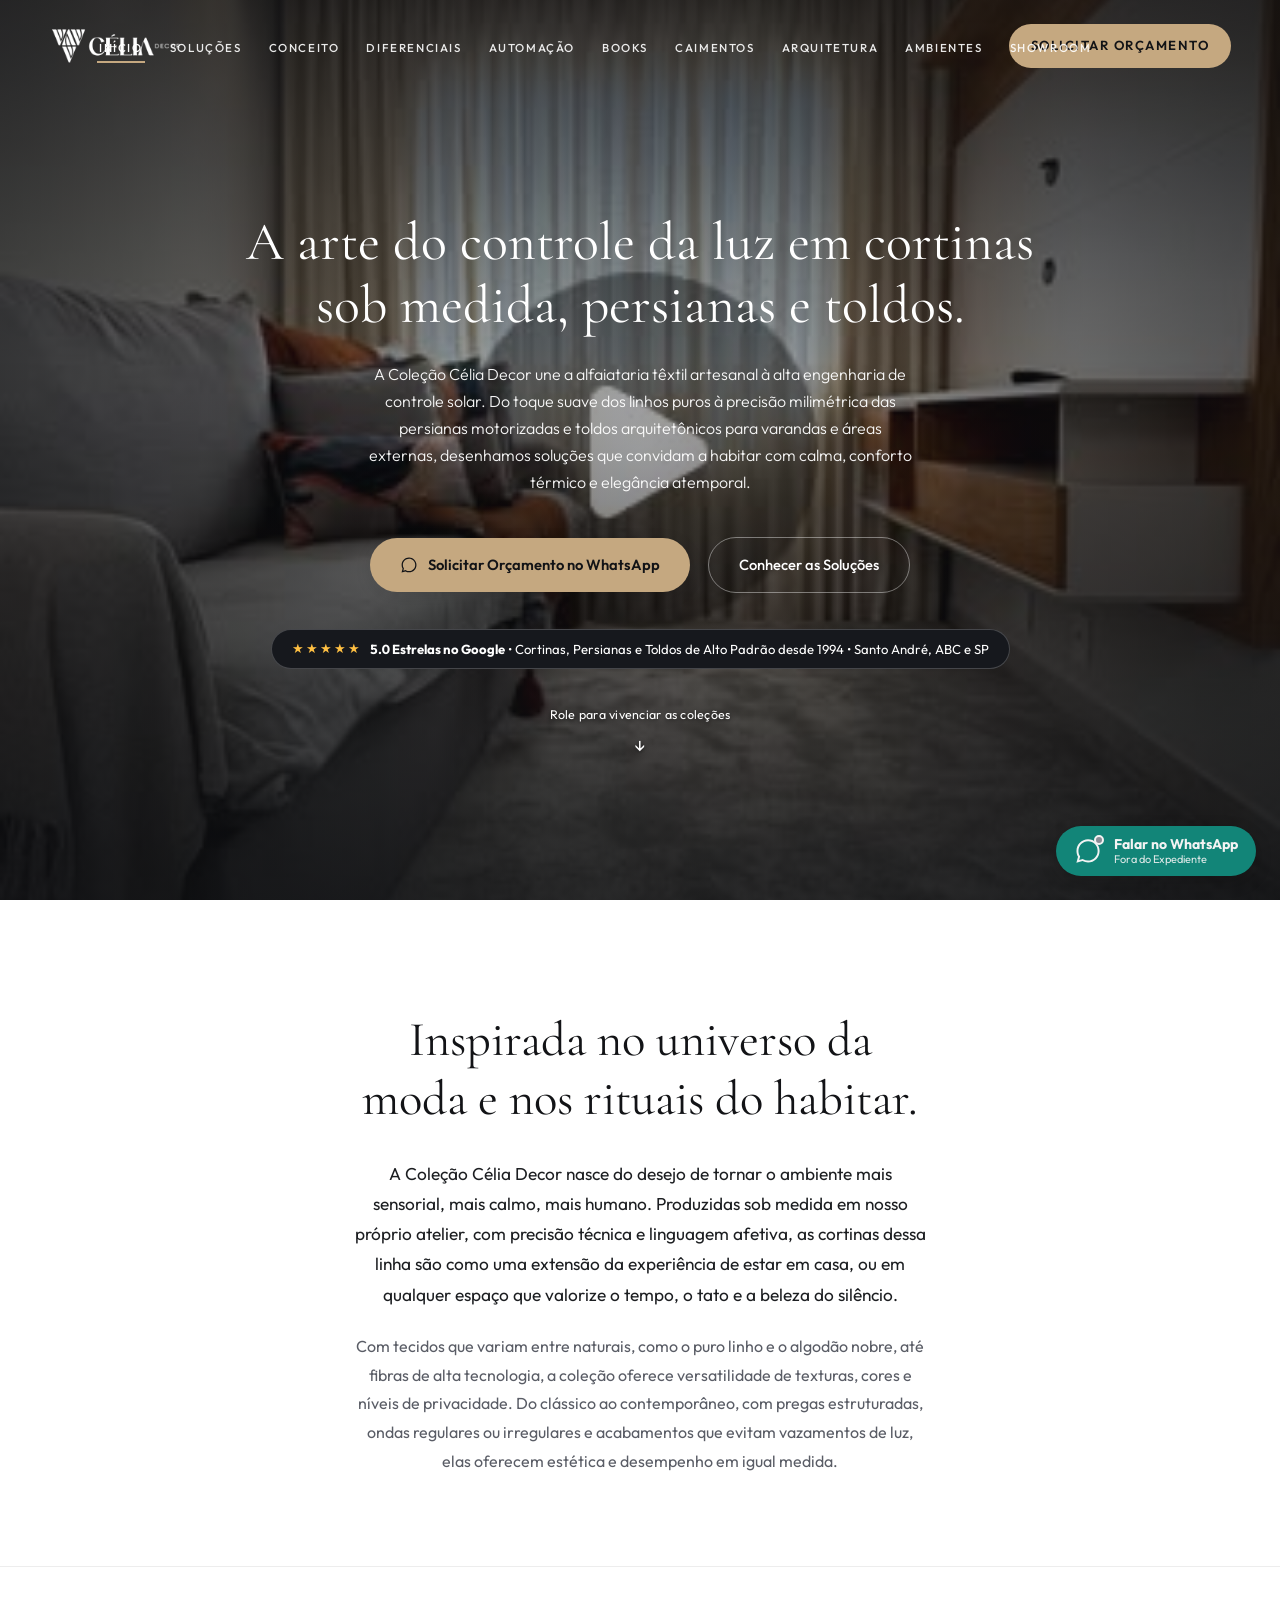
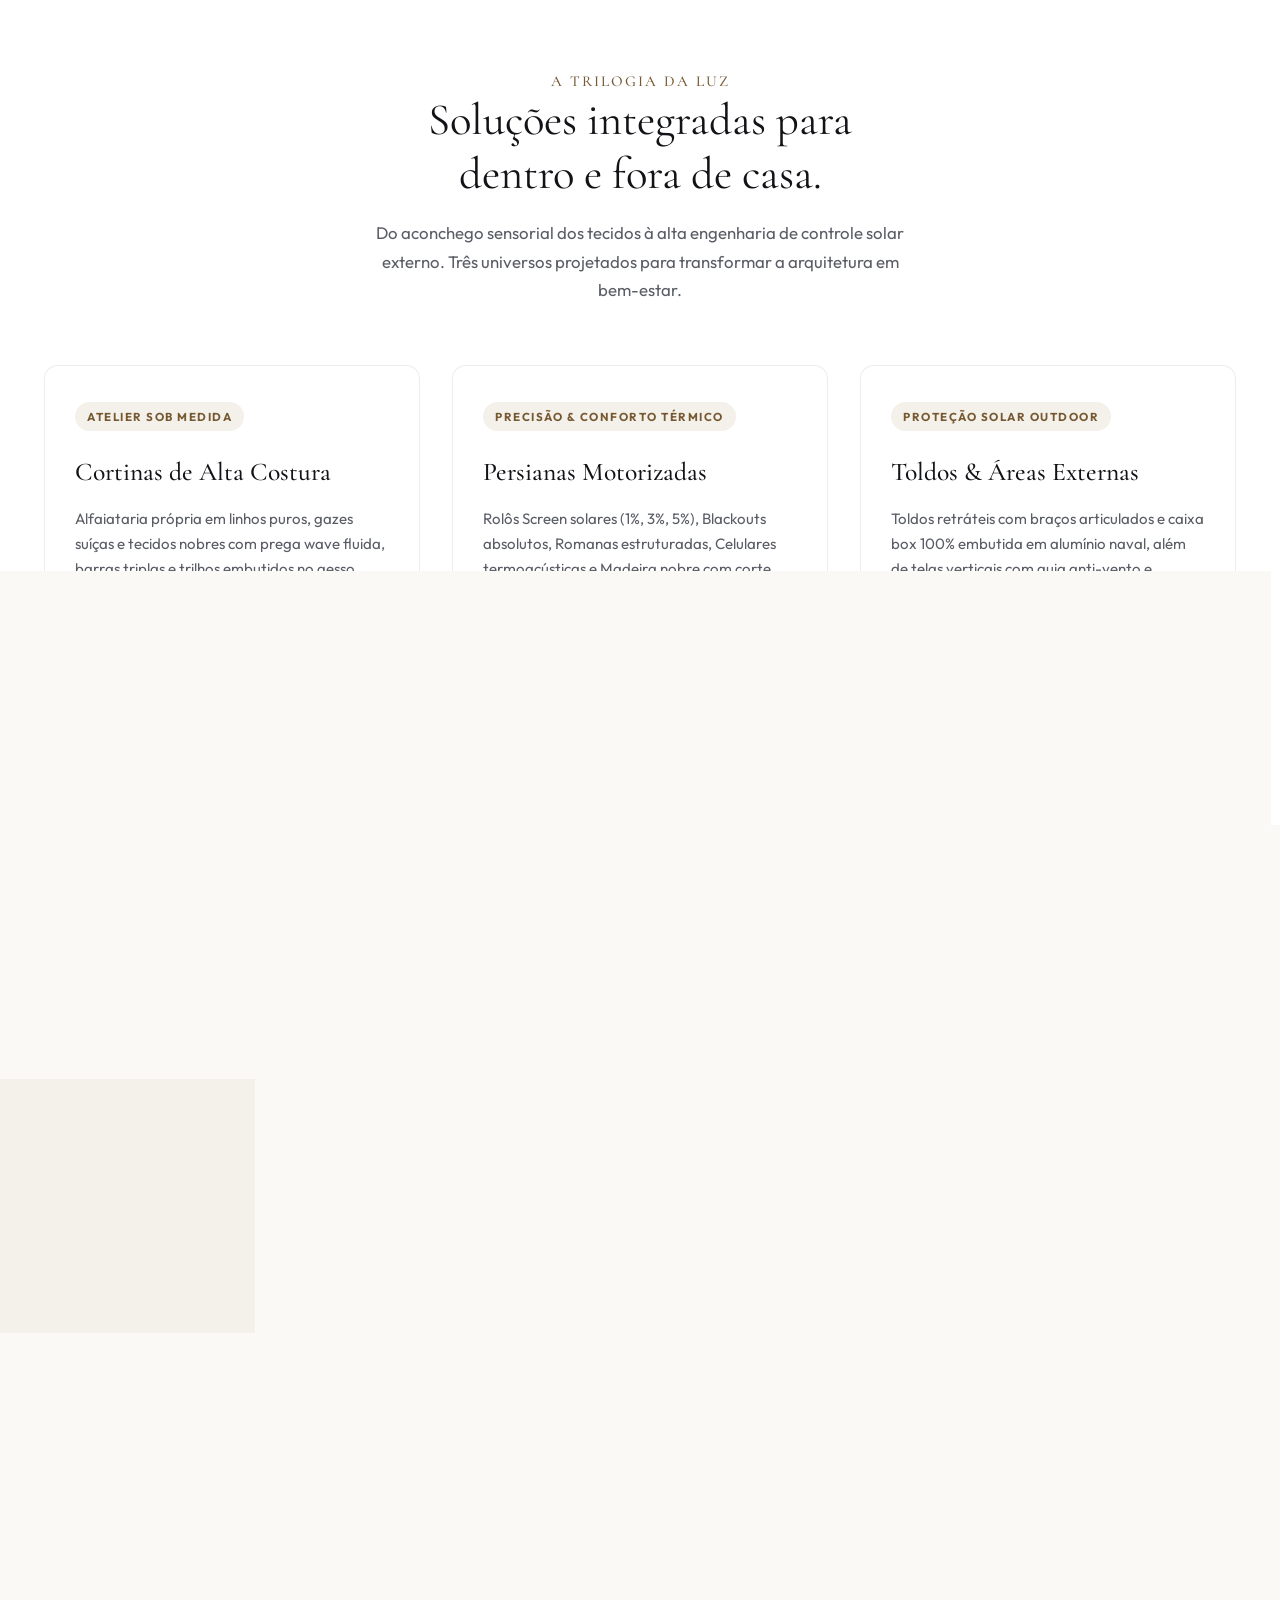
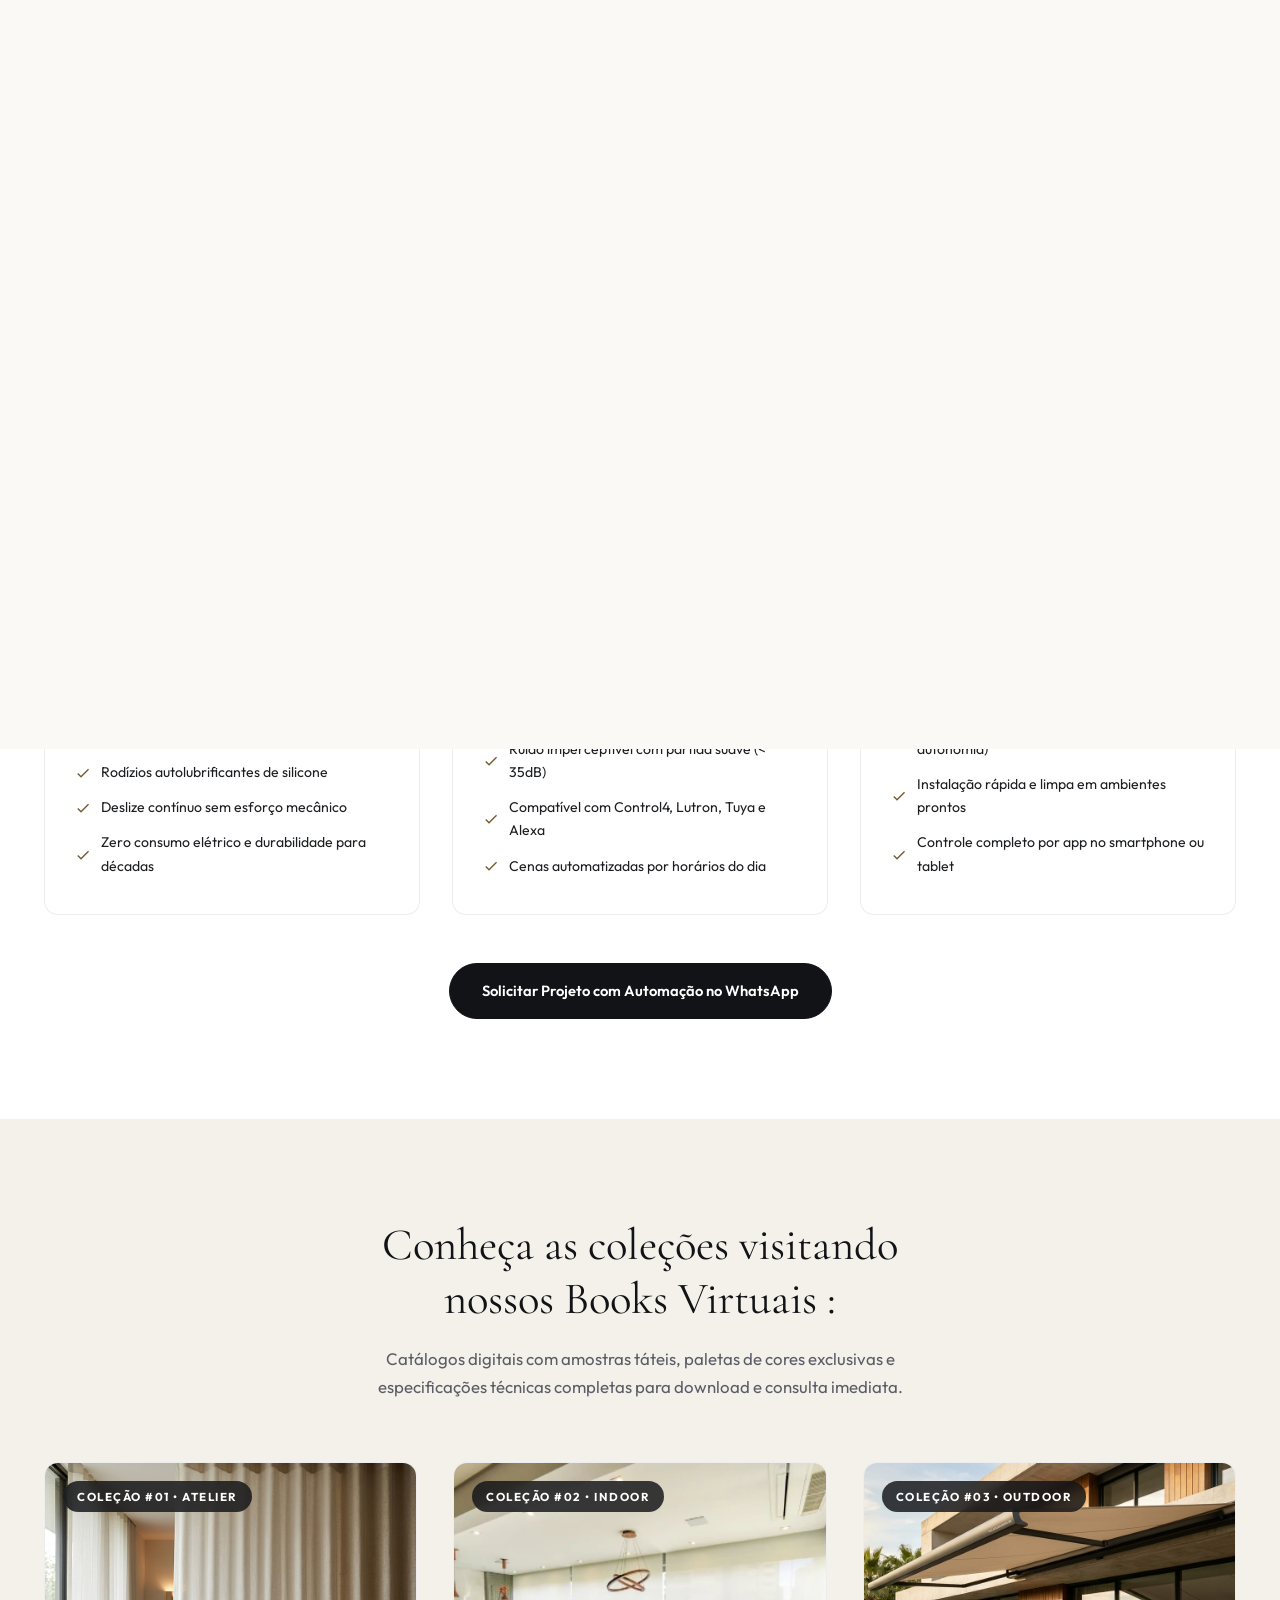
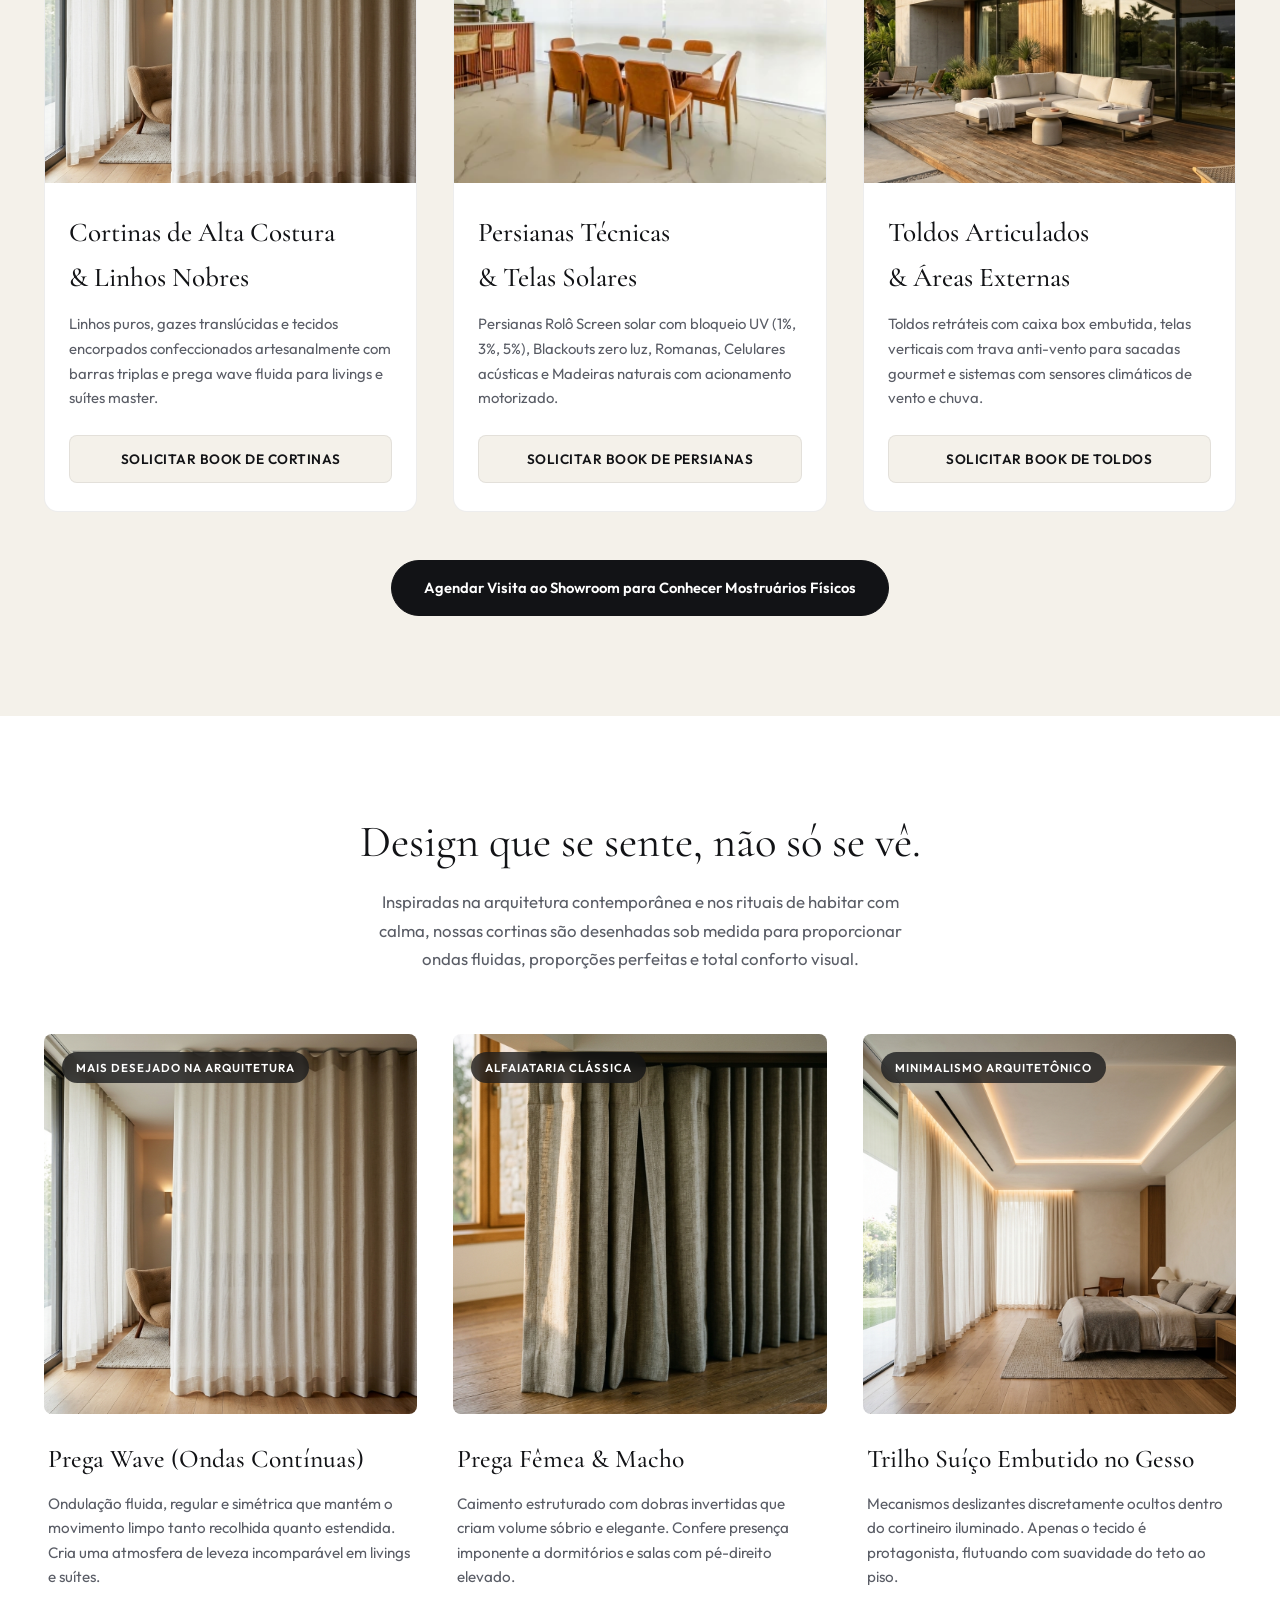
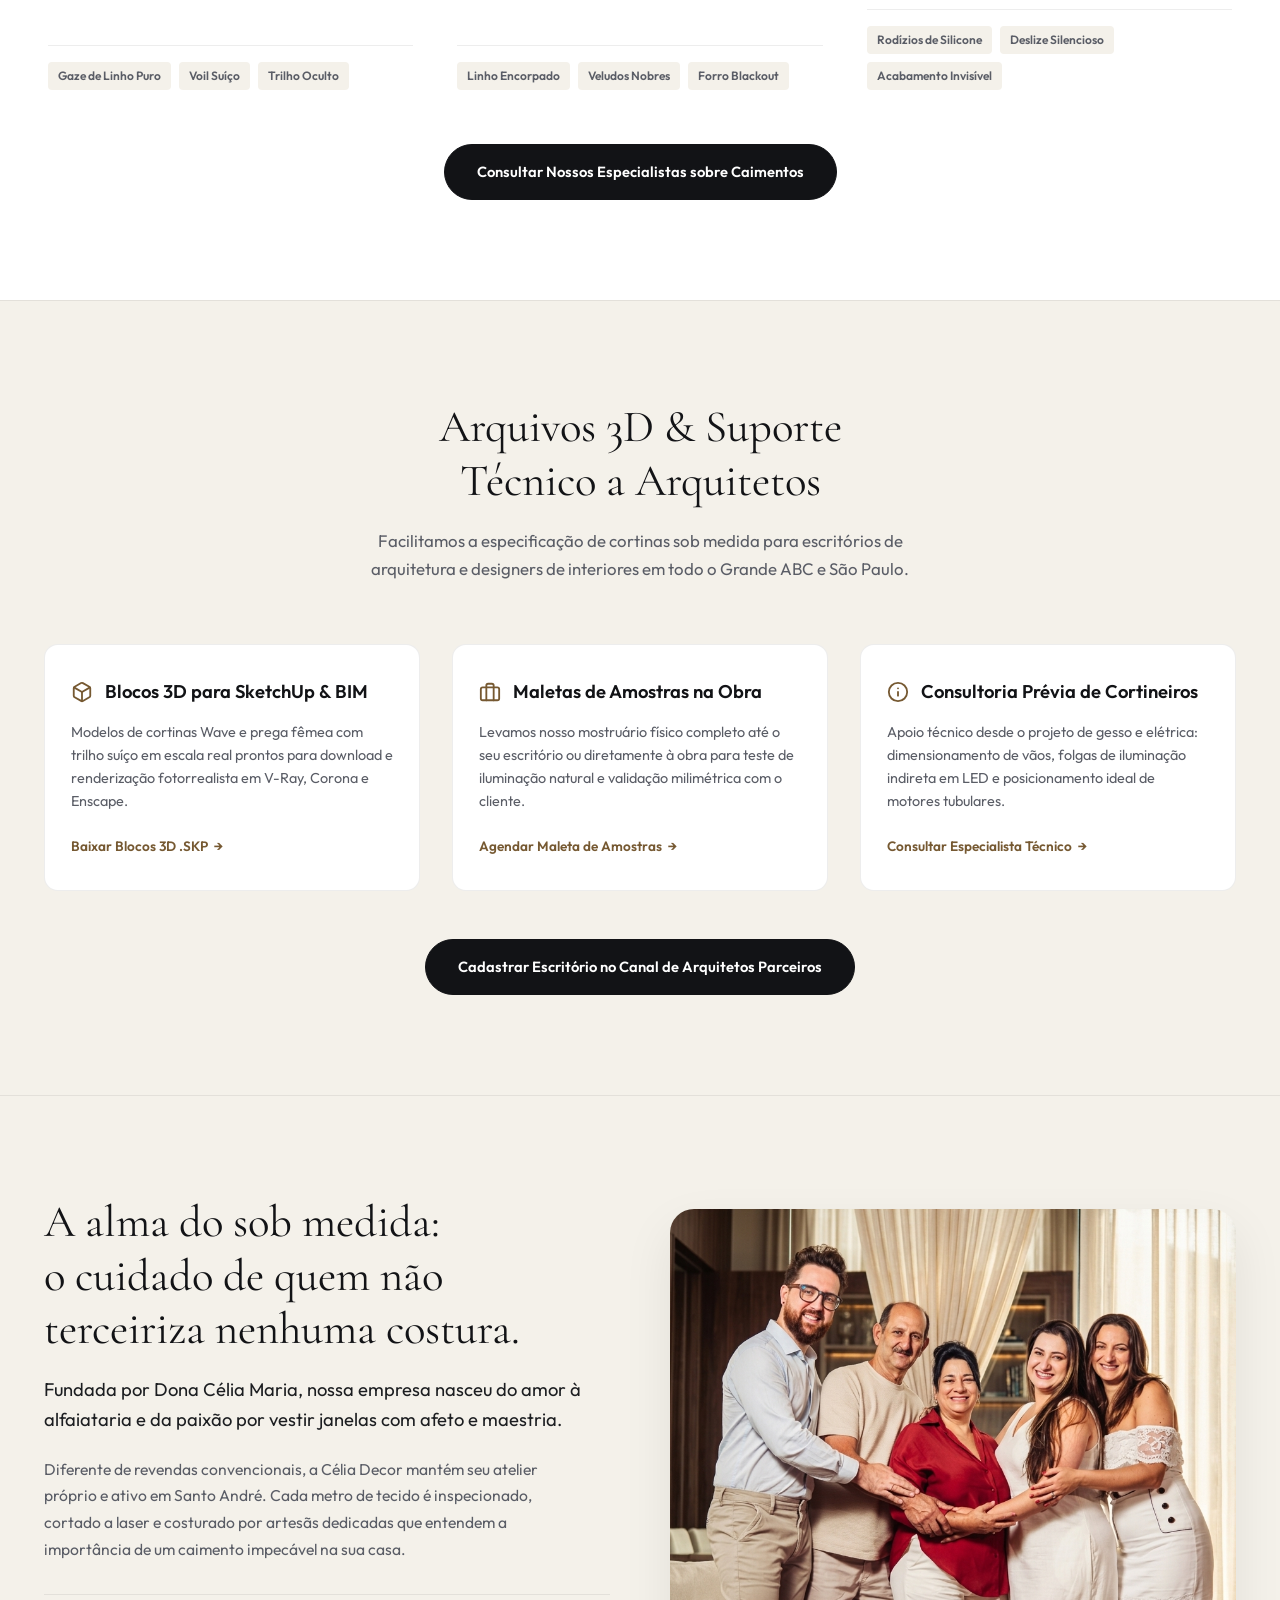
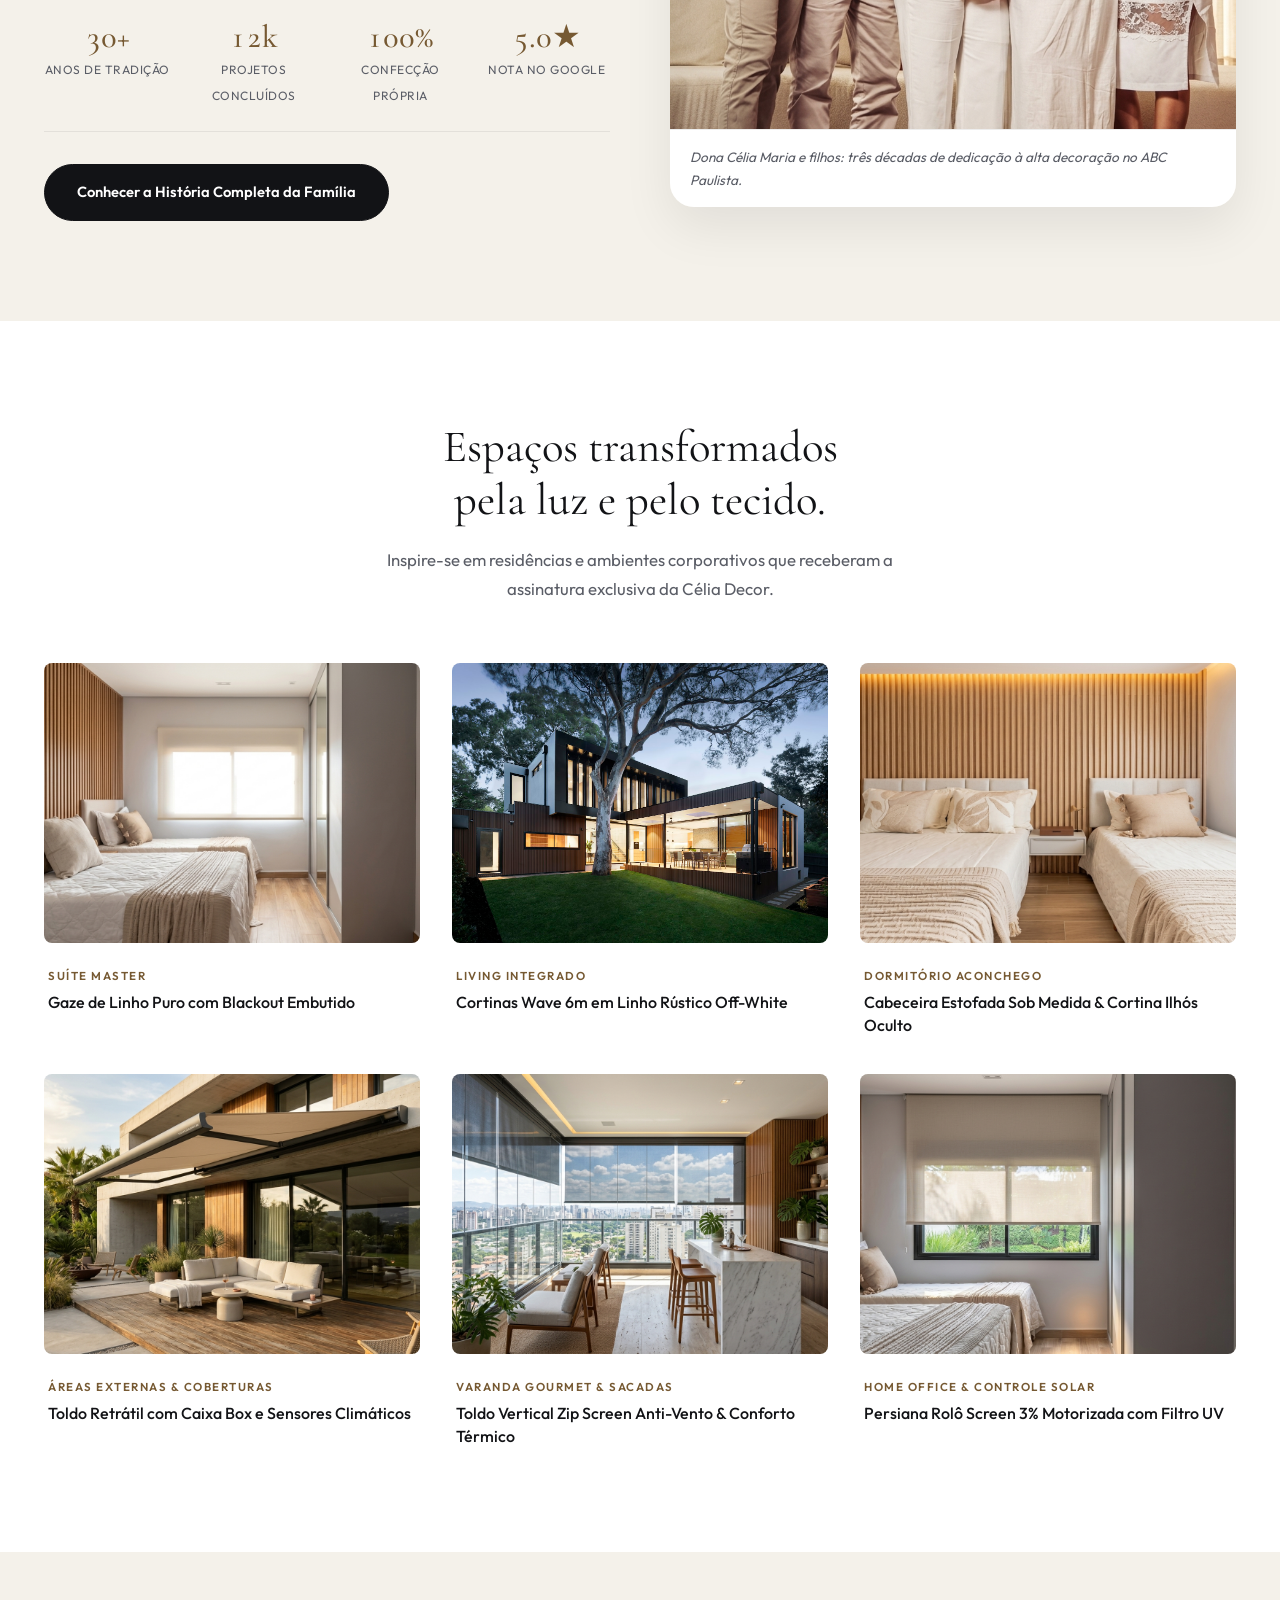
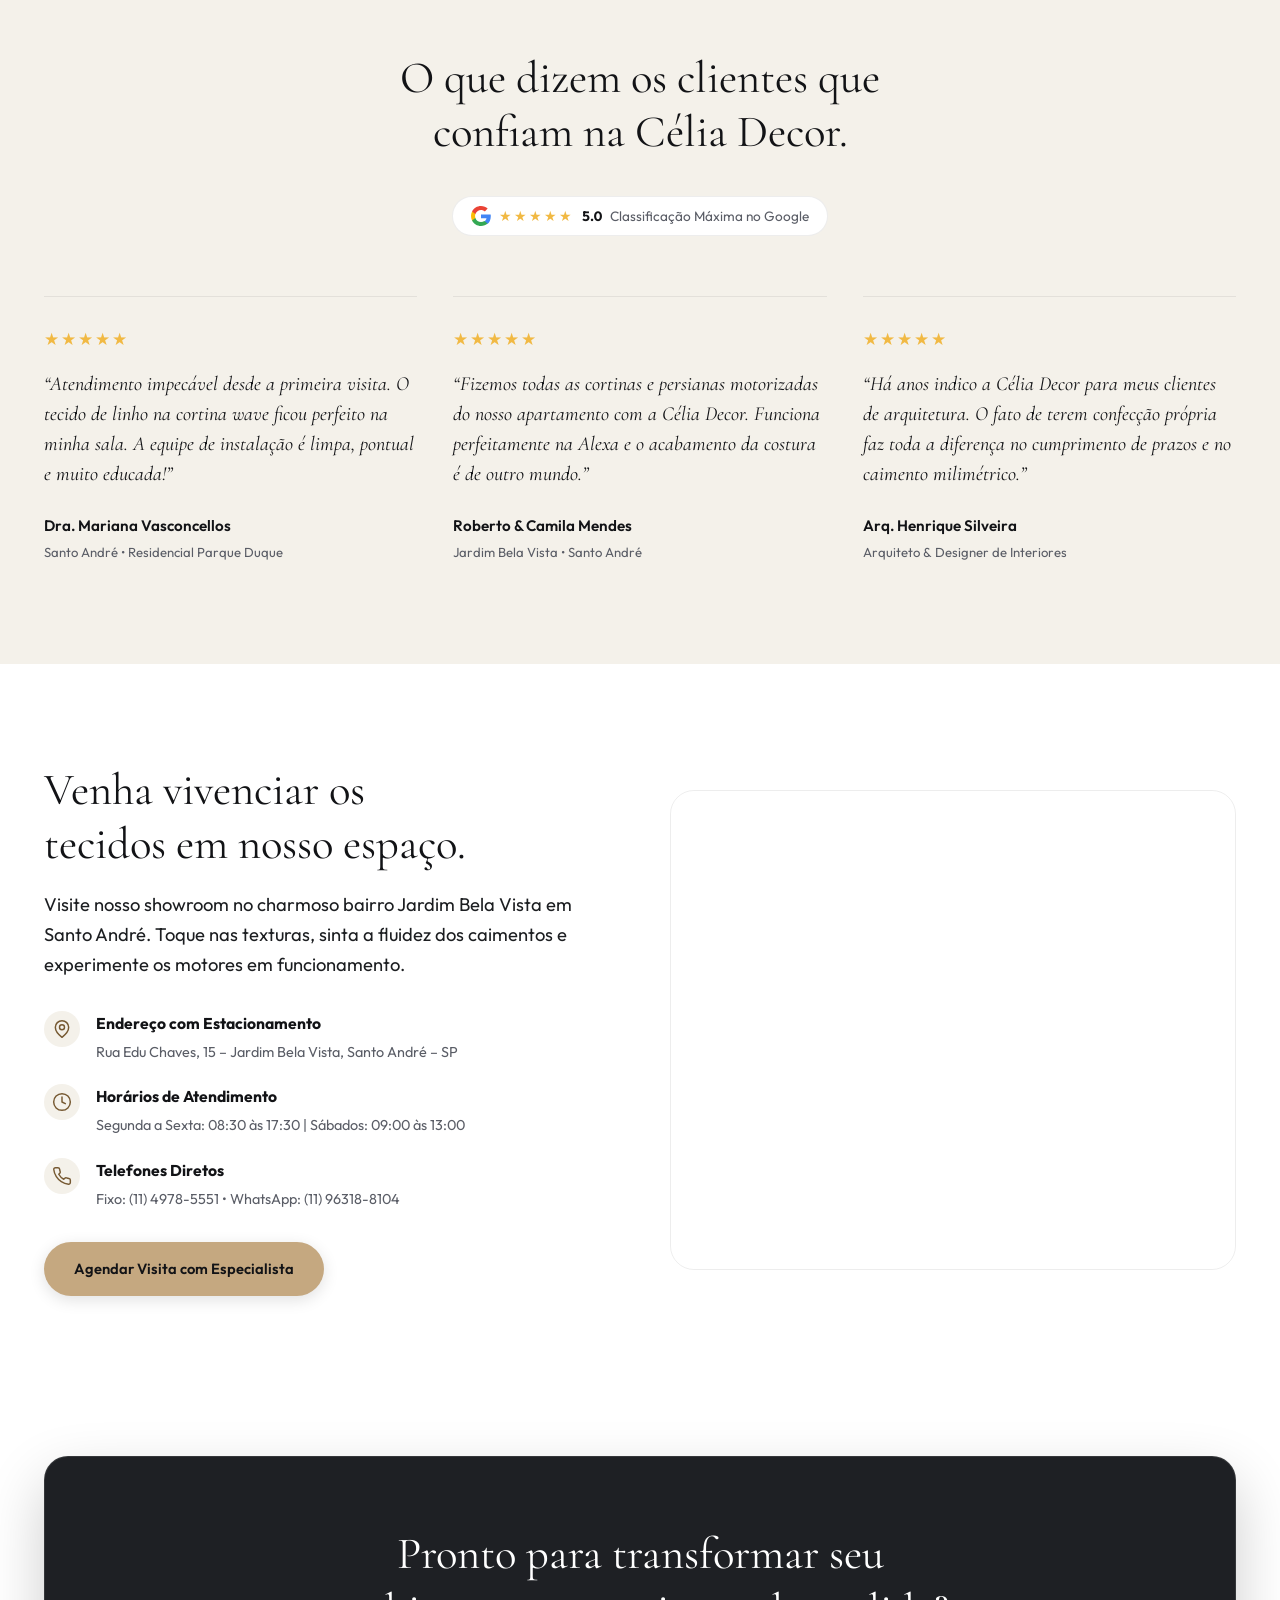
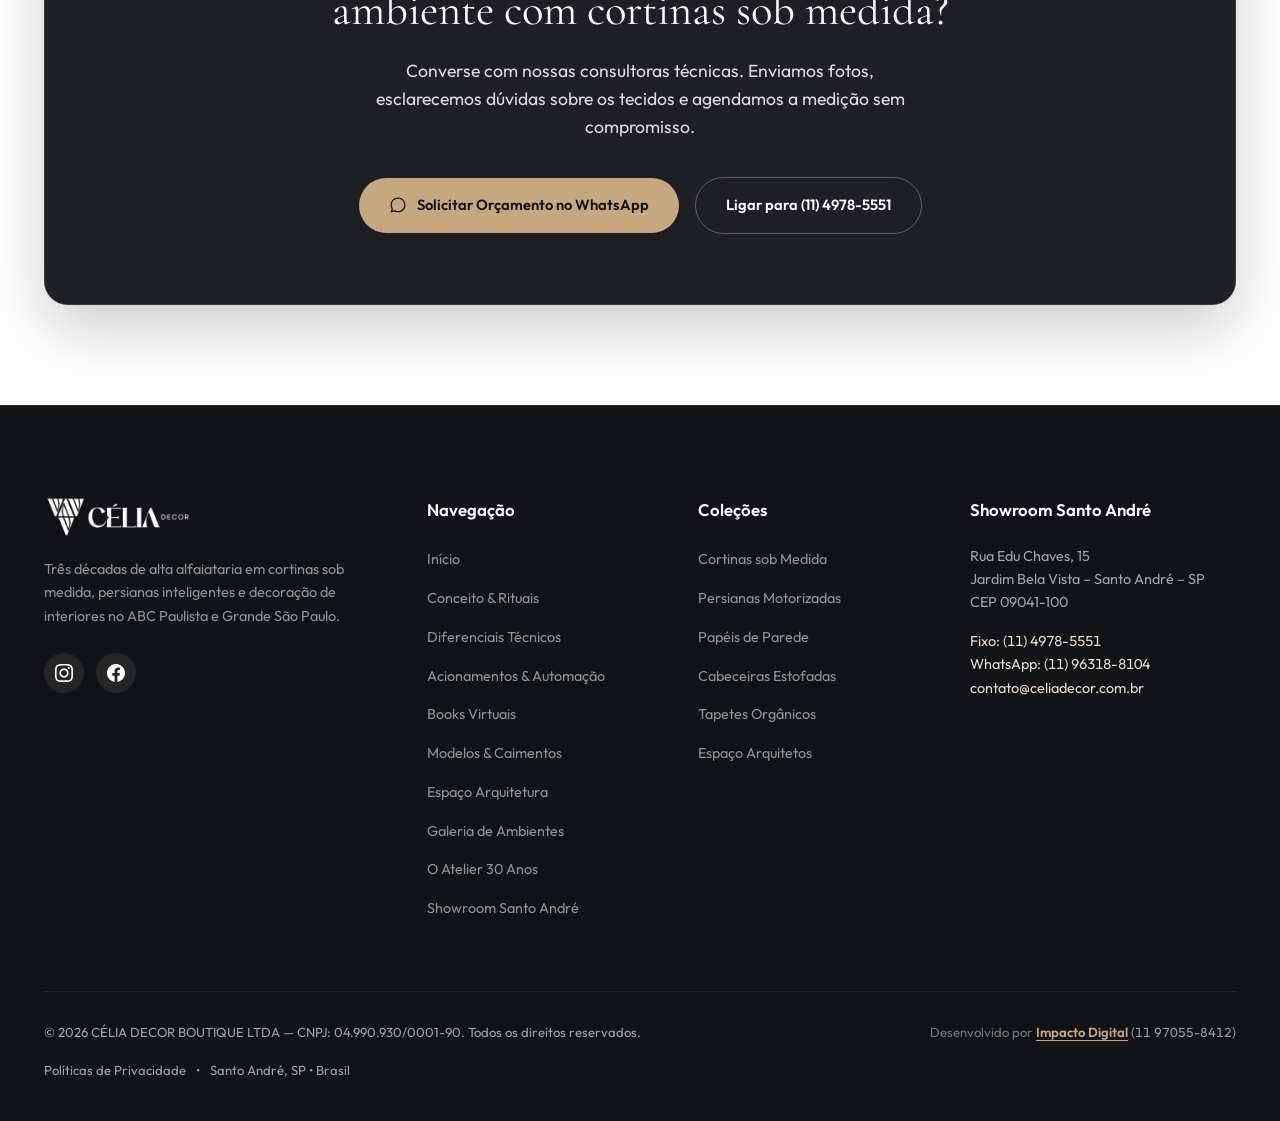
<file: index.html>
<!DOCTYPE html>
<html lang="pt-BR">
<head>
  <meta charset="UTF-8">
  <meta name="viewport" content="width=device-width, initial-scale=1.0">
  <title>Célia Decor — Cortinas sob Medida & Alta Decoração em Santo André</title>
  <meta name="description" content="Cortinas sob medida confeccionadas em atelier próprio, persianas motorizadas e tecidos nobres para residências exclusivas. Showroom no Jardim Bela Vista, Santo André.">
  <link rel="icon" type="image/png" href="assets/images/favicon.png">

  <!-- Tipografia de Luxo Google Fonts -->
  <link rel="preconnect" href="https://fonts.googleapis.com">
  <link rel="preconnect" href="https://fonts.gstatic.com" crossorigin>
  <link href="https://fonts.googleapis.com/css2?family=Cormorant+Garamond:ital,wght@0,300;0,400;0,500;0,600;1,400&family=Outfit:wght@300;400;500;600;700&display=swap" rel="stylesheet">

  <link rel="stylesheet" href="css/style.css">
</head>
<body>

  <!-- ========================================================================
       1. HEADER MINIMALISTA, ESPAÇOSO & ELEGANTE (Inspirado no padrão Uniflex)
       Amplo respiro lateral, menu distribuído e máxima sofisticação
       ======================================================================== -->
  <header class="site-header transparent-at-top" id="siteHeader">
    <div class="header-inner">
      <a href="index.html" class="header-brand" aria-label="Célia Decor Home">
        <img src="assets/images/logo-celia-decor.png" alt="Célia Decor" class="logo-light">
        <img src="assets/images/logo-celia-decor-dark.png" alt="Célia Decor" class="logo-dark">
      </a>

      <nav class="desktop-nav" aria-label="Navegação Principal">
        <ul class="nav-menu">
          <li><a href="index.html" class="nav-link active">Início</a></li>
          <li><a href="#solucoes" class="nav-link">Soluções</a></li>
          <li><a href="#conceito" class="nav-link">Conceito</a></li>
          <li><a href="#diferenciais" class="nav-link">Diferenciais</a></li>
          <li><a href="#acionamentos" class="nav-link">Automação</a></li>
          <li><a href="#colecoes" class="nav-link">Books</a></li>
          <li><a href="#caimentos" class="nav-link">Caimentos</a></li>
          <li><a href="#arquitetos" class="nav-link">Arquitetura</a></li>
          <li><a href="#ambientes" class="nav-link">Ambientes</a></li>
          <li><a href="contato.html" class="nav-link">Showroom</a></li>
        </ul>
      </nav>

      <div class="header-right-actions">
        <!-- Indicador Dinâmico de Atendimento -->
        <a href="contato.html" class="header-status-pill" id="headerStatusPill" title="Status de Atendimento do Showroom">
          <span class="status-dot"></span>
          <span class="status-label" id="headerStatusText">Consultando...</span>
        </a>

        <a href="https://wa.me/5511963188104?text=Ol%C3%A1!%20Gostaria%20de%20solicitar%20um%20or%C3%A7amento%20de%20cortinas%20sob%20medida%20C%C3%A9lia%20Decor." target="_blank" rel="noopener noreferrer" class="btn-header-cta">
          Solicitar Orçamento
        </a>

        <button class="mobile-menu-toggle" id="mobileMenuBtn" aria-label="Abrir Menu de Navegação">
          <span></span>
          <span></span>
          <span></span>
        </button>
      </div>
    </div>
  </header>

  <!-- ========================================================================
       MENU MOBILE LATERAL (DRAWER)
       ======================================================================== -->
  <div class="mobile-drawer-backdrop" id="drawerBackdrop"></div>
  <aside class="mobile-drawer" id="mobileDrawer" aria-label="Menu Mobile">
    <div class="drawer-header">
      <img src="assets/images/logo-celia-decor-dark.png" alt="Célia Decor" class="drawer-logo">
      <button class="drawer-close-btn" id="drawerCloseBtn" aria-label="Fechar Menu">✕</button>
    </div>
    
    <div class="drawer-live-info" id="drawerLiveInfo">
      <span class="status-dot"></span>
      <span id="drawerStatusText">Showroom Célia Decor</span>
    </div>

    <nav class="drawer-navigation">
      <a href="index.html" class="drawer-link active">Início</a>
      <a href="#solucoes" class="drawer-link">Soluções: Cortinas, Persianas & Toldos</a>
      <a href="#conceito" class="drawer-link">Conceito & Rituais</a>
      <a href="#diferenciais" class="drawer-link">Diferenciais Técnicos</a>
      <a href="#acionamentos" class="drawer-link">Acionamentos & Automação</a>
      <a href="#colecoes" class="drawer-link">Books Virtuais</a>
      <a href="#caimentos" class="drawer-link">Modelos & Caimentos</a>
      <a href="#arquitetos" class="drawer-link">Arquivos 3D & Arquitetura</a>
      <a href="#ambientes" class="drawer-link">Galeria de Ambientes</a>
      <a href="#atelier" class="drawer-link">O Atelier & 30 Anos</a>
      <a href="produtos.html" class="drawer-link">Todas as Coleções</a>
      <a href="sobre.html" class="drawer-link">A História de Dona Célia</a>
      <a href="contato.html" class="drawer-link">Showroom Jardim Bela Vista</a>
      <a href="politica-de-privacidade.html" class="drawer-link">Políticas de Privacidade</a>
    </nav>

    <div class="drawer-footer">
      <a href="https://wa.me/5511963188104?text=Ol%C3%A1!%20Gostaria%20de%20solicitar%20um%20or%C3%A7amento%20de%20cortinas%20sob%20medida." target="_blank" rel="noopener noreferrer" class="btn-gold-full">
        Falar no WhatsApp
      </a>
      <div class="drawer-address">
        <strong>Casa Célia Decor — Santo André</strong><br>
        Rua Edu Chaves, 15 – Jardim Bela Vista<br>
        (11) 4978-5551 • (11) 96318-8104
      </div>
    </div>
  </aside>

  <!-- ========================================================================
       2. HERO COM VÍDEO CINEMATOGRÁFICO DE FUNDO (CONTINUOUS SCROLL HERO)
       O vídeo roda silencioso no fundo e continua aparecendo conforme o usuário rola a página
       ======================================================================== -->
  <section class="video-hero-stage">
    <!-- Backdrop Fixo do Vídeo -->
    <div class="video-hero-backdrop" id="videoHeroBackdrop">
      <video class="video-hero-media" id="heroBgVideo" autoplay muted loop playsinline poster="assets/images/celia-video-poster.jpg">
        <source src="assets/videos/celia-decor-apresentacao.mp4" type="video/mp4">
      </video>
      <div class="video-hero-scrim"></div>
    </div>

    <!-- Conteúdo Editorial do Hero -->
    <div class="video-hero-content">
      <h1 class="hero-headline">A arte do controle da luz em cortinas sob medida, persianas e toldos.</h1>
      <p class="hero-lead">A Coleção Célia Decor une a alfaiataria têxtil artesanal à alta engenharia de controle solar. Do toque suave dos linhos puros à precisão milimétrica das persianas motorizadas e toldos arquitetônicos para varandas e áreas externas, desenhamos soluções que convidam a habitar com calma, conforto térmico e elegância atemporal.</p>
      
      <div class="hero-btn-row">
        <a href="https://wa.me/5511963188104?text=Ol%C3%A1!%20Vim%20pelo%20site%20da%20C%C3%A9lia%20Decor%20e%20gostaria%20de%20um%20or%C3%A7amento." target="_blank" rel="noopener noreferrer" class="btn-primary-gold">
          <svg viewBox="0 0 24 24" width="18" height="18" fill="currentColor">
            <path d="M12.04 2C6.58 2 2.13 6.45 2.13 11.91C2.13 13.66 2.59 15.36 3.45 16.86L2.05 22L7.3 20.62C8.75 21.41 10.38 21.83 12.04 21.83C17.5 21.83 21.95 17.38 21.95 11.92C21.95 9.27 20.92 6.78 19.05 4.91C17.18 3.03 14.69 2 12.04 2M12.05 3.67C14.25 3.67 16.31 4.53 17.87 6.09C19.42 7.65 20.28 9.72 20.28 11.92C20.28 16.46 16.58 20.15 12.04 20.15C10.56 20.15 9.11 19.76 7.85 19L7.55 18.83L4.43 19.65L5.26 16.61L5.06 16.29C4.24 14.99 3.81 13.47 3.81 11.91C3.81 7.37 7.5 3.67 12.05 3.67Z"/>
          </svg>
          Solicitar Orçamento no WhatsApp
        </a>
        <a href="#solucoes" class="btn-secondary-outline">
          Conhecer as Soluções
        </a>
      </div>

      <!-- Linha Discreta de Confiança Google 5.0 -->
      <div class="hero-trust-badge">
        <span class="trust-stars">★★★★★</span>
        <span class="trust-text"><strong>5.0 Estrelas no Google</strong> • Cortinas, Persianas e Toldos de Alto Padrão desde 1994 • Santo André, ABC e SP</span>
      </div>

      <!-- Indicador Sutil de Rolagem -->
      <div class="hero-scroll-indicator">
        <span>Role para vivenciar as coleções</span>
        <div class="scroll-arrow">↓</div>
      </div>
    </div>
  </section>

  <!-- ========================================================================
       CAMADA DE CORPO DO SITE (PAGE BODY LAYER)
       Desliza suavemente sobre o vídeo de fundo com acabamento de puro luxo
       ======================================================================== -->
  <main class="page-body-layer">

    <!-- ========================================================================
         3. SEÇÃO: CONCEITO & RITUAIS DO HABITAR (Inspirado no Uniflex Senses)
         Declaração editorial sensorial de calma, alta costura e silêncio
         ======================================================================== -->
    <section class="editorial-statement-section" id="conceito">
      <div class="container">
        <div class="statement-box">
          <h2 class="statement-title">Inspirada no universo da moda e nos rituais do habitar.</h2>
          <p class="statement-lead">A Coleção Célia Decor nasce do desejo de tornar o ambiente mais sensorial, mais calmo, mais humano. Produzidas sob medida em nosso próprio atelier, com precisão técnica e linguagem afetiva, as cortinas dessa linha são como uma extensão da experiência de estar em casa, ou em qualquer espaço que valorize o tempo, o tato e a beleza do silêncio.</p>
          <p class="statement-text">Com tecidos que variam entre naturais, como o puro linho e o algodão nobre, até fibras de alta tecnologia, a coleção oferece versatilidade de texturas, cores e níveis de privacidade. Do clássico ao contemporâneo, com pregas estruturadas, ondas regulares ou irregulares e acabamentos que evitam vazamentos de luz, elas oferecem estética e desempenho em igual medida.</p>
        </div>
      </div>
    </section>

    <!-- ========================================================================
         SOLUÇÕES INTEGRADAS: A TRILOGIA DO CONTROLE SOLAR & DESIGN
         Cortinas de Atelier, Persianas Técnicas e Toldos Arquitetônicos
         ======================================================================== -->
    <section class="section-spacing bg-white" id="solucoes">
      <div class="container">
        <div class="section-header-centered">
          <span class="spec-five-num" style="font-size: 0.95rem; letter-spacing: 2px; text-transform: uppercase;">A Trilogia da Luz</span>
          <h2 class="section-title">Soluções integradas para dentro e fora de casa.</h2>
          <p class="section-subtitle">Do aconchego sensorial dos tecidos à alta engenharia de controle solar externo. Três universos projetados para transformar a arquitetura em bem-estar.</p>
        </div>

        <div class="drives-three-grid">
          <!-- Solução 1: Cortinas de Atelier -->
          <article class="drive-pillar-card">
            <span class="drive-pillar-badge">Atelier Sob Medida</span>
            <h3 class="drive-pillar-title">Cortinas de Alta Costura</h3>
            <p class="drive-pillar-desc">Alfaiataria própria em linhos puros, gazes suíças e tecidos nobres com prega wave fluida, barras triplas e trilhos embutidos no gesso.</p>
            <ul class="drive-features-list">
              <li>
                <svg viewBox="0 0 24 24" width="16" height="16" fill="currentColor"><path d="M9 16.17L4.83 12l-1.42 1.41L9 19 21 7l-1.41-1.41z"/></svg>
                <span>Confecção 100% própria em atelier exclusivo</span>
              </li>
              <li>
                <svg viewBox="0 0 24 24" width="16" height="16" fill="currentColor"><path d="M9 16.17L4.83 12l-1.42 1.41L9 19 21 7l-1.41-1.41z"/></svg>
                <span>+150 opções de tecidos táteis e forros blackout</span>
              </li>
              <li>
                <svg viewBox="0 0 24 24" width="16" height="16" fill="currentColor"><path d="M9 16.17L4.83 12l-1.42 1.41L9 19 21 7l-1.41-1.41z"/></svg>
                <span>Deslize silencioso com rodízios autolubrificantes</span>
              </li>
            </ul>
            <div style="margin-top: auto; padding-top: 24px;">
              <a href="produtos.html" class="book-card-cta" style="display: block; text-align: center;">Explorar Cortinas</a>
            </div>
          </article>

          <!-- Solução 2: Persianas Técnicas -->
          <article class="drive-pillar-card">
            <span class="drive-pillar-badge">Precisão & Conforto Térmico</span>
            <h3 class="drive-pillar-title">Persianas Motorizadas</h3>
            <p class="drive-pillar-desc">Rolôs Screen solares (1%, 3%, 5%), Blackouts absolutos, Romanas estruturadas, Celulares termoacústicas e Madeira nobre com corte milimétrico.</p>
            <ul class="drive-features-list">
              <li>
                <svg viewBox="0 0 24 24" width="16" height="16" fill="currentColor"><path d="M9 16.17L4.83 12l-1.42 1.41L9 19 21 7l-1.41-1.41z"/></svg>
                <span>Bloqueio de até 95% do calor solar sem perder a vista</span>
              </li>
              <li>
                <svg viewBox="0 0 24 24" width="16" height="16" fill="currentColor"><path d="M9 16.17L4.83 12l-1.42 1.41L9 19 21 7l-1.41-1.41z"/></svg>
                <span>Motores ultrassilenciosos (&lt; 35dB) com acionamento Wi-Fi</span>
              </li>
              <li>
                <svg viewBox="0 0 24 24" width="16" height="16" fill="currentColor"><path d="M9 16.17L4.83 12l-1.42 1.41L9 19 21 7l-1.41-1.41z"/></svg>
                <span>Solução ideal para varandas integradas e dormitórios</span>
              </li>
            </ul>
            <div style="margin-top: auto; padding-top: 24px;">
              <a href="produtos.html" class="book-card-cta" style="display: block; text-align: center;">Explorar Persianas</a>
            </div>
          </article>

          <!-- Solução 3: Toldos Arquitetônicos & Outdoor -->
          <article class="drive-pillar-card">
            <span class="drive-pillar-badge">Proteção Solar Outdoor</span>
            <h3 class="drive-pillar-title">Toldos & Áreas Externas</h3>
            <p class="drive-pillar-desc">Toldos retráteis com braços articulados e caixa box 100% embutida em alumínio naval, além de telas verticais com guia anti-vento e automação climática.</p>
            <ul class="drive-features-list">
              <li>
                <svg viewBox="0 0 24 24" width="16" height="16" fill="currentColor"><path d="M9 16.17L4.83 12l-1.42 1.41L9 19 21 7l-1.41-1.41z"/></svg>
                <span>Lonas acrílicas náuticas com proteção UV máxima</span>
              </li>
              <li>
                <svg viewBox="0 0 24 24" width="16" height="16" fill="currentColor"><path d="M9 16.17L4.83 12l-1.42 1.41L9 19 21 7l-1.41-1.41z"/></svg>
                <span>Sensores de vento e sol para recolhimento autônomo</span>
              </li>
              <li>
                <svg viewBox="0 0 24 24" width="16" height="16" fill="currentColor"><path d="M9 16.17L4.83 12l-1.42 1.41L9 19 21 7l-1.41-1.41z"/></svg>
                <span>Projetados para varandas gourmet, coberturas e fachadas</span>
              </li>
            </ul>
            <div style="margin-top: auto; padding-top: 24px;">
              <a href="produtos.html" class="book-card-cta" style="display: block; text-align: center;">Explorar Toldos</a>
            </div>
          </article>
        </div>
      </div>
    </section>

    <!-- ========================================================================
         4. SEÇÃO: DIFERENCIAIS DA COLEÇÃO (5 Pilares Técnicos Uniflex Senses)
         ======================================================================== -->
    <section class="section-spacing bg-subtle" id="diferenciais">
      <div class="container">
        <div class="section-header-centered">
          <h2 class="section-title">A precisão que transforma cada detalhe.</h2>
          <p class="section-subtitle">Do toque macio à estabilidade milimétrica das barras, cada peça é criada com rigor artesanal para entregar durabilidade e sofisticação.</p>
        </div>

        <div class="specs-five-grid">
          <div class="spec-five-item">
            <span class="spec-five-num">01</span>
            <h3 class="spec-five-title">+150 Opções de Tecidos</h3>
            <p class="spec-five-desc">Linhos 100% naturais, algodão nobre, gazes de alta textura e tramas sintéticas de última geração que unem beleza à facilidade de manutenção.</p>
          </div>

          <div class="spec-five-item">
            <span class="spec-five-num">02</span>
            <h3 class="spec-five-title">Até 5 Níveis de Privacidade</h3>
            <p class="spec-five-desc">Desde a transparência delicada (Sheer) que filtra suavemente os raios solares até o Blackout absoluto para privacidade e repouso profundo.</p>
          </div>

          <div class="spec-five-item">
            <span class="spec-five-num">03</span>
            <h3 class="spec-five-title">Barras Triplas & Cordão de Chumbo</h3>
            <p class="spec-five-desc">Acabamentos inferiores com barras generosas de três camadas ou cordão de chumbo embutido, evitando transparências nas costuras e ondulações laterais.</p>
          </div>

          <div class="spec-five-item">
            <span class="spec-five-num">04</span>
            <h3 class="spec-five-title">Acionamento Manual ou Motorizado</h3>
            <p class="spec-five-desc">Deslize manual suave com rodízios de silicone autolubrificantes ou acionamento motorizado silencioso com partida e parada suaves.</p>
          </div>

          <div class="spec-five-item">
            <span class="spec-five-num">05</span>
            <h3 class="spec-five-title">Integração com Casa Inteligente</h3>
            <p class="spec-five-desc">Compatibilidade nativa com os principais sistemas de automação residencial (Alexa, Google Home, Apple HomeKit, Control4 e Tuya).</p>
          </div>
        </div>
      </div>
    </section>

    <!-- ========================================================================
         5. SEÇÃO: ACIONAMENTOS & MOTORIZAÇÃO (3 Pilares Uniflex Senses)
         O máximo em conforto e praticidade
         ======================================================================== -->
    <section class="section-spacing bg-white" id="acionamentos">
      <div class="container">
        <div class="section-header-centered">
          <h2 class="section-title">Acionamentos & Motorização</h2>
          <p class="section-subtitle">O máximo em conforto, silêncio e praticidade. Sistemas desenvolvidos para movimentar os tecidos com leveza, precisão e controle total.</p>
        </div>

        <div class="drives-three-grid">
          <!-- Pilar 1: Manual Suave -->
          <article class="drive-pillar-card">
            <span class="drive-pillar-badge">Acionamento Tradicional</span>
            <h3 class="drive-pillar-title">Acionamento Manual Suave</h3>
            <p class="drive-pillar-desc">Acionamento tradicional através de cordão contínuo ou bastão de tração suave em acrílico e alumínio para abertura e recolhimento dos painéis com leveza absoluta.</p>
            <ul class="drive-features-list">
              <li>
                <svg viewBox="0 0 24 24" width="16" height="16" fill="currentColor"><path d="M9 16.17L4.83 12l-1.42 1.41L9 19 21 7l-1.41-1.41z"/></svg>
                <span>Rodízios autolubrificantes de silicone</span>
              </li>
              <li>
                <svg viewBox="0 0 24 24" width="16" height="16" fill="currentColor"><path d="M9 16.17L4.83 12l-1.42 1.41L9 19 21 7l-1.41-1.41z"/></svg>
                <span>Deslize contínuo sem esforço mecânico</span>
              </li>
              <li>
                <svg viewBox="0 0 24 24" width="16" height="16" fill="currentColor"><path d="M9 16.17L4.83 12l-1.42 1.41L9 19 21 7l-1.41-1.41z"/></svg>
                <span>Zero consumo elétrico e durabilidade para décadas</span>
              </li>
            </ul>
          </article>

          <!-- Pilar 2: Motor Elétrico Cabeado -->
          <article class="drive-pillar-card">
            <span class="drive-pillar-badge">Smart Home Cabeado</span>
            <h3 class="drive-pillar-title">Motor Elétrico Integrado</h3>
            <p class="drive-pillar-desc">Acionamento através de motor elétrico ultrassilencioso conectado à rede elétrica e integrado aos sistemas de automação residencial e controle por aplicativo ou voz.</p>
            <ul class="drive-features-list">
              <li>
                <svg viewBox="0 0 24 24" width="16" height="16" fill="currentColor"><path d="M9 16.17L4.83 12l-1.42 1.41L9 19 21 7l-1.41-1.41z"/></svg>
                <span>Ruído imperceptível com partida suave (&lt; 35dB)</span>
              </li>
              <li>
                <svg viewBox="0 0 24 24" width="16" height="16" fill="currentColor"><path d="M9 16.17L4.83 12l-1.42 1.41L9 19 21 7l-1.41-1.41z"/></svg>
                <span>Compatível com Control4, Lutron, Tuya e Alexa</span>
              </li>
              <li>
                <svg viewBox="0 0 24 24" width="16" height="16" fill="currentColor"><path d="M9 16.17L4.83 12l-1.42 1.41L9 19 21 7l-1.41-1.41z"/></svg>
                <span>Cenas automatizadas por horários do dia</span>
              </li>
            </ul>
          </article>

          <!-- Pilar 3: Motores Sem Fio Bateria -->
          <article class="drive-pillar-card">
            <span class="drive-pillar-badge">Sem Quebra-Quebra</span>
            <h3 class="drive-pillar-title">Motores Sem Fio a Bateria</h3>
            <p class="drive-pillar-desc">Acionamento motorizado com motores sem fio e inteligentes, acionados diretamente através de smartphone ou controle de parede, dispensando obras ou fiação aparente.</p>
            <ul class="drive-features-list">
              <li>
                <svg viewBox="0 0 24 24" width="16" height="16" fill="currentColor"><path d="M9 16.17L4.83 12l-1.42 1.41L9 19 21 7l-1.41-1.41z"/></svg>
                <span>Recarga prática via USB-C (6 a 12 meses de autonomia)</span>
              </li>
              <li>
                <svg viewBox="0 0 24 24" width="16" height="16" fill="currentColor"><path d="M9 16.17L4.83 12l-1.42 1.41L9 19 21 7l-1.41-1.41z"/></svg>
                <span>Instalação rápida e limpa em ambientes prontos</span>
              </li>
              <li>
                <svg viewBox="0 0 24 24" width="16" height="16" fill="currentColor"><path d="M9 16.17L4.83 12l-1.42 1.41L9 19 21 7l-1.41-1.41z"/></svg>
                <span>Controle completo por app no smartphone ou tablet</span>
              </li>
            </ul>
          </article>
        </div>

        <div class="section-bottom-action">
          <a href="https://wa.me/5511963188104?text=Ol%C3%A1!%20Gostaria%20de%20um%20projeto%20de%20cortinas%20motorizadas%20com%20automa%C3%A7%C3%A3o." target="_blank" rel="noopener noreferrer" class="btn-dark-clean">
            Solicitar Projeto com Automação no WhatsApp
          </a>
        </div>
      </div>
    </section>

    <!-- ========================================================================
         6. SEÇÃO: BOOKS VIRTUAIS & COLEÇÕES (Signature Uniflex Senses)
         "Conheça as coleções visitando nossos Books Virtuais"
         ======================================================================== -->
    <section class="section-spacing bg-subtle" id="colecoes">
      <div class="container">
        <div class="section-header-centered">
          <h2 class="section-title">Conheça as coleções visitando nossos Books Virtuais :</h2>
          <p class="section-subtitle">Catálogos digitais com amostras táteis, paletas de cores exclusivas e especificações técnicas completas para download e consulta imediata.</p>
        </div>

        <div class="books-three-grid">
          <!-- Coleção 01: Cortinas -->
          <article class="book-card">
            <div class="book-img-box">
              <img src="assets/images/cortina-wave-detalhe.jpg" alt="Book Virtual Coleção 01 Cortinas de Atelier e Linhos Puros Célia Decor" loading="lazy">
              <span class="book-card-badge">COLEÇÃO #01 • ATELIER</span>
            </div>
            <div class="book-card-body">
              <h3 class="book-card-title">Cortinas de Alta Costura & Linhos Nobres</h3>
              <p class="book-card-desc">Linhos puros, gazes translúcidas e tecidos encorpados confeccionados artesanalmente com barras triplas e prega wave fluida para livings e suítes master.</p>
              <a href="https://wa.me/5511963188104?text=Ol%C3%A1!%20Gostaria%20de%20receber%20o%20Book%20Virtual%20da%20COLE%C3%87%C3%83O%20%2301%20(Cortinas%20de%20Atelier)%20da%20C%C3%A9lia%20Decor." target="_blank" rel="noopener noreferrer" class="book-card-cta">
                Solicitar Book de Cortinas
              </a>
            </div>
          </article>

          <!-- Coleção 02: Persianas -->
          <article class="book-card">
            <div class="book-img-box">
              <img src="assets/images/persianas-capa.webp" alt="Book Virtual Coleção 02 Persianas Motorizadas e Telas Solares Screen Célia Decor" loading="lazy">
              <span class="book-card-badge">COLEÇÃO #02 • INDOOR</span>
            </div>
            <div class="book-card-body">
              <h3 class="book-card-title">Persianas Técnicas & Telas Solares</h3>
              <p class="book-card-desc">Persianas Rolô Screen solar com bloqueio UV (1%, 3%, 5%), Blackouts zero luz, Romanas, Celulares acústicas e Madeiras naturais com acionamento motorizado.</p>
              <a href="https://wa.me/5511963188104?text=Ol%C3%A1!%20Gostaria%20de%20receber%20o%20Book%20Virtual%20da%20COLE%C3%87%C3%83O%20%2302%20(Persianas%20T%C3%A9cnicas)%20da%20C%C3%A9lia%20Decor." target="_blank" rel="noopener noreferrer" class="book-card-cta">
                Solicitar Book de Persianas
              </a>
            </div>
          </article>

          <!-- Coleção 03: Toldos -->
          <article class="book-card">
            <div class="book-img-box">
              <img src="assets/images/toldo-articulado-capa.jpg" alt="Book Virtual Coleção 03 Toldos Articulados Retráteis e Outdoor Célia Decor" loading="lazy">
              <span class="book-card-badge">COLEÇÃO #03 • OUTDOOR</span>
            </div>
            <div class="book-card-body">
              <h3 class="book-card-title">Toldos Articulados & Áreas Externas</h3>
              <p class="book-card-desc">Toldos retráteis com caixa box embutida, telas verticais com trava anti-vento para sacadas gourmet e sistemas com sensores climáticos de vento e chuva.</p>
              <a href="https://wa.me/5511963188104?text=Ol%C3%A1!%20Gostaria%20de%20receber%20o%20Book%20Virtual%20da%20COLE%C3%87%C3%83O%20%2303%20(Toldos%20e%20%C3%81reas%20Externas)%20da%20C%C3%A9lia%20Decor." target="_blank" rel="noopener noreferrer" class="book-card-cta">
                Solicitar Book de Toldos
              </a>
            </div>
          </article>
        </div>

        <div class="section-bottom-action">
          <a href="https://wa.me/5511963188104?text=Ol%C3%A1!%20Gostaria%20de%20agendar%20uma%20visita%20ao%20Showroom%20para%20conhecer%20os%20Books%20F%C3%ADsicos%20pessoalmente." target="_blank" rel="noopener noreferrer" class="btn-dark-clean">
            Agendar Visita ao Showroom para Conhecer Mostruários Físicos
          </a>
        </div>
      </div>
    </section>

    <!-- ========================================================================
         7. SEÇÃO: CURADORIA DE CAIMENTOS & PREGAS
         Estrutura idêntica à Uniflex Senses: foco em ondas regulares, volume e luz
         ======================================================================== -->
    <section class="section-spacing bg-white" id="caimentos">
      <div class="container">
        <div class="section-header-centered">
          <h2 class="section-title">Design que se sente, não só se vê.</h2>
          <p class="section-subtitle">Inspiradas na arquitetura contemporânea e nos rituais de habitar com calma, nossas cortinas são desenhadas sob medida para proporcionar ondas fluidas, proporções perfeitas e total conforto visual.</p>
        </div>

        <div class="folds-three-grid">
          <!-- Item 1: Prega Wave -->
          <article class="fold-item">
            <div class="fold-image-box">
              <img src="assets/images/cortina-wave-detalhe.jpg" alt="Cortina Prega Wave em Linho Suíço Célia Decor" loading="lazy">
              <span class="fold-badge">Mais Desejado na Arquitetura</span>
            </div>
            <div class="fold-body">
              <h3 class="fold-title">Prega Wave (Ondas Contínuas)</h3>
              <p class="fold-text">Ondulação fluida, regular e simétrica que mantém o movimento limpo tanto recolhida quanto estendida. Cria uma atmosfera de leveza incomparável em livings e suítes.</p>
              <div class="fold-specs">
                <span class="spec-tag">Gaze de Linho Puro</span>
                <span class="spec-tag">Voil Suíço</span>
                <span class="spec-tag">Trilho Oculto</span>
              </div>
            </div>
          </article>

          <!-- Item 2: Prega Fêmea & Macho -->
          <article class="fold-item">
            <div class="fold-image-box">
              <img src="assets/images/prega-femea-alfaiataria.jpg" alt="Cortina Prega Fêmea e Macho Estruturada em Alfaiataria Clássica Célia Decor" loading="lazy">
              <span class="fold-badge">Alfaiataria Clássica</span>
            </div>
            <div class="fold-body">
              <h3 class="fold-title">Prega Fêmea & Macho</h3>
              <p class="fold-text">Caimento estruturado com dobras invertidas que criam volume sóbrio e elegante. Confere presença imponente a dormitórios e salas com pé-direito elevado.</p>
              <div class="fold-specs">
                <span class="spec-tag">Linho Encorpado</span>
                <span class="spec-tag">Veludos Nobres</span>
                <span class="spec-tag">Forro Blackout</span>
              </div>
            </div>
          </article>

          <!-- Item 3: Trilho Suíço Oculto -->
          <article class="fold-item">
            <div class="fold-image-box">
              <img src="assets/images/trilho-suico-embutido.jpg" alt="Cortina em Trilho Suíço Embutido no Cortineiro de Gesso com LED Célia Decor" loading="lazy">
              <span class="fold-badge">Minimalismo Arquitetônico</span>
            </div>
            <div class="fold-body">
              <h3 class="fold-title">Trilho Suíço Embutido no Gesso</h3>
              <p class="fold-text">Mecanismos deslizantes discretamente ocultos dentro do cortineiro iluminado. Apenas o tecido é protagonista, flutuando com suavidade do teto ao piso.</p>
              <div class="fold-specs">
                <span class="spec-tag">Rodízios de Silicone</span>
                <span class="spec-tag">Deslize Silencioso</span>
                <span class="spec-tag">Acabamento Invisível</span>
              </div>
            </div>
          </article>
        </div>

        <div class="section-bottom-action">
          <a href="https://wa.me/5511963188104?text=Ol%C3%A1!%20Gostaria%20de%20ajuda%20para%20escolher%20o%20melhor%20caimento%20de%20cortina%20para%20minha%20casa." target="_blank" rel="noopener noreferrer" class="btn-dark-clean">
            Consultar Nossos Especialistas sobre Caimentos
          </a>
        </div>
      </div>
    </section>

    <!-- ========================================================================
         8. SEÇÃO: SKETCHUP & SUPORTE TÉCNICO A ARQUITETOS (Signature Uniflex Senses)
         Arquivos 3D e consultoria especializada para especificadores
         ======================================================================== -->
    <section class="section-spacing sketchup-section" id="arquitetos">
      <div class="container">
        <div class="section-header-centered">
          <h2 class="section-title">Arquivos 3D & Suporte Técnico a Arquitetos</h2>
          <p class="section-subtitle">Facilitamos a especificação de cortinas sob medida para escritórios de arquitetura e designers de interiores em todo o Grande ABC e São Paulo.</p>
        </div>

        <div class="sketchup-resources-grid">
          <!-- Recurso 1: Blocos 3D SketchUp -->
          <div class="sketchup-card">
            <div class="sketchup-card-header">
              <svg class="sketchup-inline-icon" viewBox="0 0 24 24" width="22" height="22" fill="none" stroke="currentColor" stroke-width="2" stroke-linecap="round" stroke-linejoin="round" aria-hidden="true">
                <path d="M21 16V8a2 2 0 0 0-1-1.73l-7-4a2 2 0 0 0-2 0l-7 4A2 2 0 0 0 3 8v8a2 2 0 0 0 1 1.73l7 4a2 2 0 0 0 2 0l7-4A2 2 0 0 0 21 16z"/>
                <polyline points="3.27 6.96 12 12.01 20.73 6.96"/>
                <line x1="12" y1="22.08" x2="12" y2="12"/>
              </svg>
              <h3 class="sketchup-card-title">Blocos 3D para SketchUp & BIM</h3>
            </div>
            <p class="sketchup-card-desc">Modelos de cortinas Wave e prega fêmea com trilho suíço em escala real prontos para download e renderização fotorrealista em V-Ray, Corona e Enscape.</p>
            <a href="https://wa.me/5511963188104?text=Ol%C3%A1!%20Sou%20arquiteto(a)%20e%20gostaria%20de%20receber%20os%20blocos%203D%20para%20SketchUp%20das%20cortinas%20C%C3%A9lia%20Decor." target="_blank" rel="noopener noreferrer" class="sketchup-card-link">
              <span>Baixar Blocos 3D .SKP</span>
              <span aria-hidden="true">→</span>
            </a>
          </div>

          <!-- Recurso 2: Amostras Físicas em Domicílio / Escritório -->
          <div class="sketchup-card">
            <div class="sketchup-card-header">
              <svg class="sketchup-inline-icon" viewBox="0 0 24 24" width="22" height="22" fill="none" stroke="currentColor" stroke-width="2" stroke-linecap="round" stroke-linejoin="round" aria-hidden="true">
                <rect x="2" y="7" width="20" height="14" rx="2" ry="2"/>
                <path d="M16 21V5a2 2 0 0 0-2-2h-4a2 2 0 0 0-2 2v16"/>
              </svg>
              <h3 class="sketchup-card-title">Maletas de Amostras na Obra</h3>
            </div>
            <p class="sketchup-card-desc">Levamos nosso mostruário físico completo até o seu escritório ou diretamente à obra para teste de iluminação natural e validação milimétrica com o cliente.</p>
            <a href="https://wa.me/5511963188104?text=Ol%C3%A1!%20Gostaria%20de%20solicitar%20uma%20visita%20t%C3%A9cnica%20com%20mostru%C3%A1rio%20de%20amostras%20no%20meu%20escrit%C3%B3rio/obra." target="_blank" rel="noopener noreferrer" class="sketchup-card-link">
              <span>Agendar Maleta de Amostras</span>
              <span aria-hidden="true">→</span>
            </a>
          </div>

          <!-- Recurso 3: Consultoria de Cortineiros & Infraestrutura -->
          <div class="sketchup-card">
            <div class="sketchup-card-header">
              <svg class="sketchup-inline-icon" viewBox="0 0 24 24" width="22" height="22" fill="none" stroke="currentColor" stroke-width="2" stroke-linecap="round" stroke-linejoin="round" aria-hidden="true">
                <circle cx="12" cy="12" r="10"/>
                <line x1="12" y1="16" x2="12" y2="12"/>
                <line x1="12" y1="8" x2="12.01" y2="8"/>
              </svg>
              <h3 class="sketchup-card-title">Consultoria Prévia de Cortineiros</h3>
            </div>
            <p class="sketchup-card-desc">Apoio técnico desde o projeto de gesso e elétrica: dimensionamento de vãos, folgas de iluminação indireta em LED e posicionamento ideal de motores tubulares.</p>
            <a href="https://wa.me/5511963188104?text=Ol%C3%A1!%20Preciso%20de%20apoio%20t%C3%A9cnico%20para%20dimensionamento%20de%20cortineiros%20e%20automa%C3%A7%C3%A3o%20em%20projeto." target="_blank" rel="noopener noreferrer" class="sketchup-card-link">
              <span>Consultar Especialista Técnico</span>
              <span aria-hidden="true">→</span>
            </a>
          </div>
        </div>

        <div class="section-bottom-action">
          <a href="https://wa.me/5511963188104?text=Ol%C3%A1!%20Sou%20arquiteto(a)/designer%20e%20gostaria%20de%20conhecer%20as%20condi%C3%A7%C3%B5es%20de%20parceria%20C%C3%A9lia%20Decor." target="_blank" rel="noopener noreferrer" class="btn-dark-clean">
            Cadastrar Escritório no Canal de Arquitetos Parceiros
          </a>
        </div>
      </div>
    </section>

    <!-- ========================================================================
         6. SEÇÃO: O ATELIER & A TRADIÇÃO FAMILIAR (30 Anos de História)
         ======================================================================== -->
    <section class="section-spacing bg-subtle" id="atelier">
      <div class="container">
        <div class="editorial-split-row reverse-mobile">
          <div class="editorial-text-col">
            <h2 class="section-title">A alma do sob medida: o cuidado de quem não terceiriza nenhuma costura.</h2>
            <p class="editorial-lead">Fundada por Dona Célia Maria, nossa empresa nasceu do amor à alfaiataria e da paixão por vestir janelas com afeto e maestria.</p>
            <p class="editorial-text">Diferente de revendas convencionais, a Célia Decor mantém seu atelier próprio e ativo em Santo André. Cada metro de tecido é inspecionado, cortado a laser e costurado por artesãs dedicadas que entendem a importância de um caimento impecável na sua casa.</p>
            
            <div class="heritage-stats-row">
              <div class="heritage-stat">
                <span class="stat-number">30+</span>
                <span class="stat-label">Anos de Tradição</span>
              </div>
              <div class="heritage-stat">
                <span class="stat-number">12k</span>
                <span class="stat-label">Projetos Concluídos</span>
              </div>
              <div class="heritage-stat">
                <span class="stat-number">100%</span>
                <span class="stat-label">Confecção Própria</span>
              </div>
              <div class="heritage-stat">
                <span class="stat-number">5.0★</span>
                <span class="stat-label">Nota no Google</span>
              </div>
            </div>

            <div class="editorial-cta-wrap">
              <a href="sobre.html" class="btn-dark-clean">Conhecer a História Completa da Família</a>
            </div>
          </div>

          <div class="editorial-media-col">
            <div class="media-frame-shadow">
              <img src="assets/images/familia-celia-decor.jpg" alt="Dona Célia e Família no Showroom Célia Decor em Santo André" loading="lazy">
              <div class="caption-under-photo">
                <span>Dona Célia Maria e filhos: três décadas de dedicação à alta decoração no ABC Paulista.</span>
              </div>
            </div>
          </div>
        </div>
      </div>
    </section>

    <!-- ========================================================================
         7. SEÇÃO: GALERIA DE AMBIENTES INSPIRADORES
         Visual clean sem excesso de textos — Deixe as fotos de alta resolução falarem
         ======================================================================== -->
    <section class="section-spacing bg-white" id="ambientes">
      <div class="container">
        <div class="section-header-centered">
          <h2 class="section-title">Espaços transformados pela luz e pelo tecido.</h2>
          <p class="section-subtitle">Inspire-se em residências e ambientes corporativos que receberam a assinatura exclusiva da Célia Decor.</p>
        </div>

        <div class="gallery-clean-grid">
          <!-- Item 1: Suíte Master -->
          <figure class="gallery-item">
            <div class="gallery-img-wrap">
              <img src="assets/images/tour-suite-01-ampla.jpg" alt="Suíte Master com Cortina Wave em Gaze de Linho e Blackout" loading="lazy">
            </div>
            <figcaption class="gallery-info">
              <span class="gallery-tag">Suíte Master</span>
              <p class="gallery-name">Gaze de Linho Puro com Blackout Embutido</p>
            </figcaption>
          </figure>

          <!-- Item 2: Living Duplo -->
          <figure class="gallery-item">
            <div class="gallery-img-wrap">
              <img src="assets/images/hero-luxury-living.jpg" alt="Living com Cortinas Wave Pé-Direito Duplo" loading="lazy">
            </div>
            <figcaption class="gallery-info">
              <span class="gallery-tag">Living Integrado</span>
              <p class="gallery-name">Cortinas Wave 6m em Linho Rústico Off-White</p>
            </figcaption>
          </figure>

          <!-- Item 3: Dormitório Acolhedor -->
          <figure class="gallery-item">
            <div class="gallery-img-wrap">
              <img src="assets/images/tour-suite-02-cabeceira.jpg" alt="Dormitório com Cabeceira Estofada em Linho e Cortina Suíça" loading="lazy">
            </div>
            <figcaption class="gallery-info">
              <span class="gallery-tag">Dormitório Aconchego</span>
              <p class="gallery-name">Cabeceira Estofada Sob Medida & Cortina Ilhós Oculto</p>
            </figcaption>
          </figure>

          <!-- Item 4: Toldo Articulado Outdoor -->
          <figure class="gallery-item">
            <div class="gallery-img-wrap">
              <img src="assets/images/toldo-articulado-capa.jpg" alt="Toldo Articulado Retrátil com Caixa Box em Deck Gourmet" loading="lazy">
            </div>
            <figcaption class="gallery-info">
              <span class="gallery-tag">Áreas Externas & Coberturas</span>
              <p class="gallery-name">Toldo Retrátil com Caixa Box e Sensores Climáticos</p>
            </figcaption>
          </figure>

          <!-- Item 5: Varanda Gourmet Zip Screen -->
          <figure class="gallery-item">
            <div class="gallery-img-wrap">
              <img src="assets/images/toldo-vertical-screen.jpg" alt="Varanda Gourmet com Toldo Vertical Zip Screen e Vidro" loading="lazy">
            </div>
            <figcaption class="gallery-info">
              <span class="gallery-tag">Varanda Gourmet & Sacadas</span>
              <p class="gallery-name">Toldo Vertical Zip Screen Anti-Vento & Conforto Térmico</p>
            </figcaption>
          </figure>

          <!-- Item 6: Persiana Solar & Home Office -->
          <figure class="gallery-item">
            <div class="gallery-img-wrap">
              <img src="assets/images/tour-suite-05-persiana-solar.jpg" alt="Persiana Rolô com Tela Solar 3% para Controle Térmico" loading="lazy">
            </div>
            <figcaption class="gallery-info">
              <span class="gallery-tag">Home Office & Controle Solar</span>
              <p class="gallery-name">Persiana Rolô Screen 3% Motorizada com Filtro UV</p>
            </figcaption>
          </figure>
        </div>
      </div>
    </section>

    <!-- ========================================================================
         8. SEÇÃO: AVALIAÇÕES DO GOOGLE (5.0 Estrelas)
         Três depoimentos reais com visual limpo e sem poluição
         ======================================================================== -->
    <section class="section-spacing bg-subtle" id="avaliacoes-google">
      <div class="container">
        <div class="section-header-centered">
          <h2 class="section-title">O que dizem os clientes que confiam na Célia Decor.</h2>
          <div class="google-rating-pill-static">
            <svg viewBox="0 0 24 24" width="20" height="20">
              <path fill="#4285F4" d="M23.745 12.27c0-.7-.06-1.4-.19-2.07H12v4.51h6.6c-.29 1.52-1.14 2.8-2.4 3.65v3.03h3.88c2.27-2.09 3.66-5.17 3.66-9.12z"/>
              <path fill="#34A853" d="M12 24c3.24 0 5.95-1.08 7.93-2.91l-3.88-3.03c-1.08.72-2.45 1.16-4.05 1.16-3.12 0-5.77-2.1-6.72-4.93H1.25v3.13C3.27 21.41 7.34 24 12 24z"/>
              <path fill="#FBBC05" d="M5.28 14.29c-.25-.72-.38-1.49-.38-2.29s.13-1.57.38-2.29V6.58H1.25C.45 8.18 0 10.03 0 12s.45 3.82 1.25 5.42l4.03-3.13z"/>
              <path fill="#EA4335" d="M12 4.75c1.77 0 3.35.61 4.6 1.8l3.42-3.42C17.95 1.19 15.24 0 12 0 7.34 0 3.27 2.59 1.25 6.58l4.03 3.13c.95-2.83 3.6-4.96 6.72-4.96z"/>
            </svg>
            <span class="stars-gold">★★★★★</span>
            <span class="rating-val">5.0</span>
            <span class="rating-desc">Classificação Máxima no Google</span>
          </div>
        </div>

        <div class="reviews-three-grid">
          <!-- Depoimento 1 -->
          <div class="review-editorial-item">
            <div class="review-stars">★★★★★</div>
            <blockquote class="review-quote">“Atendimento impecável desde a primeira visita. O tecido de linho na cortina wave ficou perfeito na minha sala. A equipe de instalação é limpa, pontual e muito educada!”</blockquote>
            <div class="review-author-meta">
              <strong>Dra. Mariana Vasconcellos</strong>
              <span>Santo André • Residencial Parque Duque</span>
            </div>
          </div>

          <!-- Depoimento 2 -->
          <div class="review-editorial-item">
            <div class="review-stars">★★★★★</div>
            <blockquote class="review-quote">“Fizemos todas as cortinas e persianas motorizadas do nosso apartamento com a Célia Decor. Funciona perfeitamente na Alexa e o acabamento da costura é de outro mundo.”</blockquote>
            <div class="review-author-meta">
              <strong>Roberto & Camila Mendes</strong>
              <span>Jardim Bela Vista • Santo André</span>
            </div>
          </div>

          <!-- Depoimento 3 -->
          <div class="review-editorial-item">
            <div class="review-stars">★★★★★</div>
            <blockquote class="review-quote">“Há anos indico a Célia Decor para meus clientes de arquitetura. O fato de terem confecção própria faz toda a diferença no cumprimento de prazos e no caimento milimétrico.”</blockquote>
            <div class="review-author-meta">
              <strong>Arq. Henrique Silveira</strong>
              <span>Arquiteto & Designer de Interiores</span>
            </div>
          </div>
        </div>
      </div>
    </section>

    <!-- ========================================================================
         9. SEÇÃO: SHOWROOM BOUTIQUE & LOCALIZAÇÃO
         ======================================================================== -->
    <section class="section-spacing bg-white" id="showroom">
      <div class="container">
        <div class="editorial-split-row">
          <div class="editorial-text-col">
            <h2 class="section-title">Venha vivenciar os tecidos em nosso espaço.</h2>
            <p class="editorial-lead">Visite nosso showroom no charmoso bairro Jardim Bela Vista em Santo André. Toque nas texturas, sinta a fluidez dos caimentos e experimente os motores em funcionamento.</p>
            
            <div class="showroom-details-list">
              <div class="detail-item">
                <div class="detail-icon" aria-hidden="true">
                  <svg viewBox="0 0 24 24" width="20" height="20" fill="none" stroke="currentColor" stroke-width="1.75" stroke-linecap="round" stroke-linejoin="round">
                    <path d="M20 10c0 6-8 12-8 12s-8-6-8-12a8 8 0 0 1 16 0Z"/>
                    <circle cx="12" cy="10" r="3"/>
                  </svg>
                </div>
                <div class="detail-text">
                  <strong>Endereço com Estacionamento</strong>
                  <p>Rua Edu Chaves, 15 – Jardim Bela Vista, Santo André – SP</p>
                </div>
              </div>

              <div class="detail-item">
                <div class="detail-icon" aria-hidden="true">
                  <svg viewBox="0 0 24 24" width="20" height="20" fill="none" stroke="currentColor" stroke-width="1.75" stroke-linecap="round" stroke-linejoin="round">
                    <circle cx="12" cy="12" r="10"/>
                    <polyline points="12 6 12 12 16 14"/>
                  </svg>
                </div>
                <div class="detail-text">
                  <strong>Horários de Atendimento</strong>
                  <p>Segunda a Sexta: 08:30 às 17:30 | Sábados: 09:00 às 13:00</p>
                </div>
              </div>

              <div class="detail-item">
                <div class="detail-icon" aria-hidden="true">
                  <svg viewBox="0 0 24 24" width="20" height="20" fill="none" stroke="currentColor" stroke-width="1.75" stroke-linecap="round" stroke-linejoin="round">
                    <path d="M22 16.92v3a2 2 0 0 1-2.18 2 19.79 19.79 0 0 1-8.63-3.07 19.5 19.5 0 0 1-6-6 19.79 19.79 0 0 1-3.07-8.67A2 2 0 0 1 4.11 2h3a2 2 0 0 1 2 1.72 12.84 12.84 0 0 0 .7 2.81 2 2 0 0 1-.45 2.11L8.09 9.91a16 16 0 0 0 6 6l1.27-1.27a2 2 0 0 1 2.11-.45 12.84 12.84 0 0 0 2.81.7A2 2 0 0 1 22 16.92z"/>
                  </svg>
                </div>
                <div class="detail-text">
                  <strong>Telefones Diretos</strong>
                  <p>Fixo: (11) 4978-5551 • WhatsApp: (11) 96318-8104</p>
                </div>
              </div>
            </div>

            <div class="editorial-cta-wrap">
              <a href="https://wa.me/5511963188104?text=Ol%C3%A1!%20Gostaria%20de%20agendar%20uma%20visita%20ao%20Showroom%20da%20C%C3%A9lia%20Decor." target="_blank" rel="noopener noreferrer" class="btn-primary-gold">
                Agendar Visita com Especialista
              </a>
            </div>
          </div>

          <div class="editorial-media-col">
            <div class="map-container-clean">
              <iframe 
                src="https://maps.google.com/maps?q=Rua%20Edu%20Chaves,%2015,%20Jardim%20Bela%20Vista,%20Santo%20Andr%C3%A9%20SP&t=m&z=16&output=embed&iwloc=near" 
                title="Localização do Showroom Célia Decor em Santo André"
                loading="lazy">
              </iframe>
            </div>
          </div>
        </div>
      </div>
    </section>

    <!-- ========================================================================
         10. BANNER DE CONVERSÃO / ATENDIMENTO PERSONALIZADO
         ======================================================================== -->
    <section class="cta-banner-section">
      <div class="container">
        <div class="cta-banner-box">
          <h2 class="cta-banner-title">Pronto para transformar seu ambiente com cortinas sob medida?</h2>
          <p class="cta-banner-subtitle">Converse com nossas consultoras técnicas. Enviamos fotos, esclarecemos dúvidas sobre os tecidos e agendamos a medição sem compromisso.</p>
          <div class="cta-banner-btns">
            <a href="https://wa.me/5511963188104?text=Ol%C3%A1!%20Gostaria%20de%20receber%20um%20or%C3%A7amento%20de%20cortinas%20sob%20medida." target="_blank" rel="noopener noreferrer" class="btn-primary-gold">
              <svg viewBox="0 0 24 24" width="18" height="18" fill="currentColor">
                <path d="M12.04 2C6.58 2 2.13 6.45 2.13 11.91C2.13 13.66 2.59 15.36 3.45 16.86L2.05 22L7.3 20.62C8.75 21.41 10.38 21.83 12.04 21.83C17.5 21.83 21.95 17.38 21.95 11.92C21.95 9.27 20.92 6.78 19.05 4.91C17.18 3.03 14.69 2 12.04 2M12.05 3.67C14.25 3.67 16.31 4.53 17.87 6.09C19.42 7.65 20.28 9.72 20.28 11.92C20.28 16.46 16.58 20.15 12.04 20.15C10.56 20.15 9.11 19.76 7.85 19L7.55 18.83L4.43 19.65L5.26 16.61L5.06 16.29C4.24 14.99 3.81 13.47 3.81 11.91C3.81 7.37 7.5 3.67 12.05 3.67Z"/>
              </svg>
              Solicitar Orçamento no WhatsApp
            </a>
            <a href="tel:1149785551" class="btn-ghost-white">
              Ligar para (11) 4978-5551
            </a>
          </div>
        </div>
      </div>
    </section>

  </main>

  <!-- ========================================================================
       11. RODAPÉ MASTER MINIMALISTA & ELEGANTE
       ======================================================================== -->
  <footer class="site-master-footer">
    <div class="container">
      <div class="footer-columns-grid">
        <!-- Coluna 1: Sobre & Redes -->
        <div class="footer-col-block">
          <img src="assets/images/logo-celia-decor-dark.png" alt="Célia Decor" class="footer-logo-img">
          <p class="footer-brand-desc">Três décadas de alta alfaiataria em cortinas sob medida, persianas inteligentes e decoração de interiores no ABC Paulista e Grande São Paulo.</p>
          
          <div class="footer-social-row">
            <a href="https://www.instagram.com/celiadecoroficial/" target="_blank" rel="noopener noreferrer" class="social-circle-btn" aria-label="Instagram Célia Decor">
              <svg viewBox="0 0 24 24"><path d="M12 2.163c3.204 0 3.584.012 4.85.07 3.252.148 4.771 1.691 4.919 4.919.058 1.265.069 1.645.069 4.849 0 3.205-.012 3.584-.069 4.849-.149 3.225-1.664 4.771-4.919 4.919-1.266.058-1.644.07-4.85.07-3.204 0-3.584-.012-4.849-.07-3.26-.149-4.771-1.699-4.919-4.92-.058-1.265-.07-1.644-.07-4.849 0-3.204.013-3.583.07-4.849.149-3.227 1.664-4.771 4.919-4.919 1.266-.057 1.645-.069 4.849-.069zm0-2.163c-3.259 0-3.667.014-4.947.072-4.358.2-6.78 2.618-6.98 6.98-.059 1.281-.073 1.689-.073 4.948 0 3.259.014 3.668.072 4.948.2 4.358 2.618 6.78 6.98 6.98 1.281.058 1.689.072 4.948.072 3.259 0 3.668-.014 4.948-.072 4.354-.2 6.782-2.618 6.979-6.98.059-1.28.073-1.689.073-4.948 0-3.259-.014-3.667-.072-4.947-.196-4.354-2.617-6.78-6.979-6.98-1.281-.059-1.69-.073-4.949-.073zm0 5.838c-3.403 0-6.162 2.759-6.162 6.162s2.759 6.163 6.162 6.163 6.162-2.759 6.162-6.163c0-3.403-2.759-6.162-6.162-6.162zm0 10.162c-2.209 0-4-1.79-4-4 0-2.209 1.791-4 4-4s4 1.791 4 4c0 2.21-1.791 4-4 4zm6.406-11.845c-.796 0-1.441.645-1.441 1.44s.645 1.44 1.441 1.44c.795 0 1.439-.645 1.439-1.44s-.644-1.44-1.439-1.44z"/></svg>
            </a>
            <a href="https://www.facebook.com/CeliaDecorSP" target="_blank" rel="noopener noreferrer" class="social-circle-btn" aria-label="Facebook Célia Decor">
              <svg viewBox="0 0 24 24"><path d="M24 12.073c0-6.627-5.373-12-12-12s-12 5.373-12 12c0 5.99 4.388 10.954 10.125 11.854v-8.385H7.078v-3.47h3.047V9.43c0-3.007 1.792-4.669 4.533-4.669 1.312 0 2.686.235 2.686.235v2.953H15.83c-1.491 0-1.956.925-1.956 1.874v2.25h3.328l-.532 3.47h-2.796v8.385C19.612 23.027 24 18.062 24 12.073z"/></svg>
            </a>
          </div>
        </div>

        <!-- Coluna 2: Navegação -->
        <div class="footer-col-block">
          <h3 class="footer-title">Navegação</h3>
          <ul class="footer-nav-list">
            <li><a href="index.html">Início</a></li>
            <li><a href="#conceito">Conceito & Rituais</a></li>
            <li><a href="#diferenciais">Diferenciais Técnicos</a></li>
            <li><a href="#acionamentos">Acionamentos & Automação</a></li>
            <li><a href="#colecoes">Books Virtuais</a></li>
            <li><a href="#caimentos">Modelos & Caimentos</a></li>
            <li><a href="#arquitetos">Espaço Arquitetura</a></li>
            <li><a href="#ambientes">Galeria de Ambientes</a></li>
            <li><a href="#atelier">O Atelier 30 Anos</a></li>
            <li><a href="contato.html">Showroom Santo André</a></li>
          </ul>
        </div>

        <!-- Coluna 3: Coleções -->
        <div class="footer-col-block">
          <h3 class="footer-title">Coleções</h3>
          <ul class="footer-nav-list">
            <li><a href="produtos.html">Cortinas sob Medida</a></li>
            <li><a href="produtos.html">Persianas Motorizadas</a></li>
            <li><a href="produtos.html">Papéis de Parede</a></li>
            <li><a href="produtos.html">Cabeceiras Estofadas</a></li>
            <li><a href="produtos.html">Tapetes Orgânicos</a></li>
            <li><a href="arquitetos.html">Espaço Arquitetos</a></li>
          </ul>
        </div>

        <!-- Coluna 4: Contato & Showroom -->
        <div class="footer-col-block">
          <h3 class="footer-title">Showroom Santo André</h3>
          <p class="footer-address">
            Rua Edu Chaves, 15<br>
            Jardim Bela Vista – Santo André – SP<br>
            CEP 09041-100
          </p>
          <p class="footer-contact-info">
            Fixo: (11) 4978-5551<br>
            WhatsApp: (11) 96318-8104<br>
            contato@celiadecor.com.br
          </p>
        </div>
      </div>

      <!-- Barra Inferior do Rodapé -->
      <div class="footer-sub-bottom">
        <div class="footer-copyright-col">
          <span>© 2026 CÉLIA DECOR BOUTIQUE LTDA — CNPJ: 04.990.930/0001-90. Todos os direitos reservados.</span>
        </div>

        <!-- Crédito Discreto da Agência Impacto Digital (Requisito Obrigatório) -->
        <div class="footer-agency-discrete">
          <span>Desenvolvido por <a href="https://wa.me/5511970558412?text=Ol%C3%A1%20Impacto%20Digital!%20Vi%20o%20site%20da%20C%C3%A9lia%20Decor%20e%20gostaria%20de%20um%20projeto%20digital." target="_blank" rel="noopener noreferrer" class="agency-discrete-link" title="Falar com a Impacto Digital no WhatsApp">Impacto Digital</a> <span class="agency-discrete-phone">(11 97055-8412)</span></span>
        </div>

        <div class="footer-legal-links">
          <a href="politica-de-privacidade.html">Políticas de Privacidade</a>
          <span class="sep">•</span>
          <span>Santo André, SP • Brasil</span>
        </div>
      </div>
    </div>
  </footer>

  <!-- ========================================================================
       12. WIDGET FLUTUANTE DE WHATSAPP INTELIGENTE (Padrão Oficial Ricardo & Severino)
       Status em tempo real sincronizado com os horários do Showroom
       ======================================================================== -->
  <div id="whatsapp-widget" class="wa-widget" aria-label="Atendimento via WhatsApp">
    <a id="wa-link" href="#" target="_blank" rel="noopener noreferrer" class="wa-btn" aria-label="Falar conosco no WhatsApp">
      <div class="wa-icon-container">
        <svg class="wa-icon" viewBox="0 0 24 24" width="28" height="28" fill="currentColor">
          <path d="M12.04 2C6.58 2 2.13 6.45 2.13 11.91C2.13 13.66 2.59 15.36 3.45 16.86L2.05 22L7.3 20.62C8.75 21.41 10.38 21.83 12.04 21.83C17.5 21.83 21.95 17.38 21.95 11.92C21.95 9.27 20.92 6.78 19.05 4.91C17.18 3.03 14.69 2 12.04 2M12.05 3.67C14.25 3.67 16.31 4.53 17.87 6.09C19.42 7.65 20.28 9.72 20.28 11.92C20.28 16.46 16.58 20.15 12.04 20.15C10.56 20.15 9.11 19.76 7.85 19L7.55 18.83L4.43 19.65L5.26 16.61L5.06 16.29C4.24 14.99 3.81 13.47 3.81 11.91C3.81 7.37 7.5 3.67 12.05 3.67Z"/>
        </svg>
        <span id="wa-status-dot" class="wa-status-dot online"></span>
      </div>
      <div class="wa-text-box">
        <span class="wa-title">Falar no WhatsApp</span>
        <span id="wa-status-text" class="wa-status-text">Online Agora</span>
      </div>
    </a>
  </div>

  <!-- Scripts -->
  <script src="js/main.js"></script>
</body>
</html>
</file>
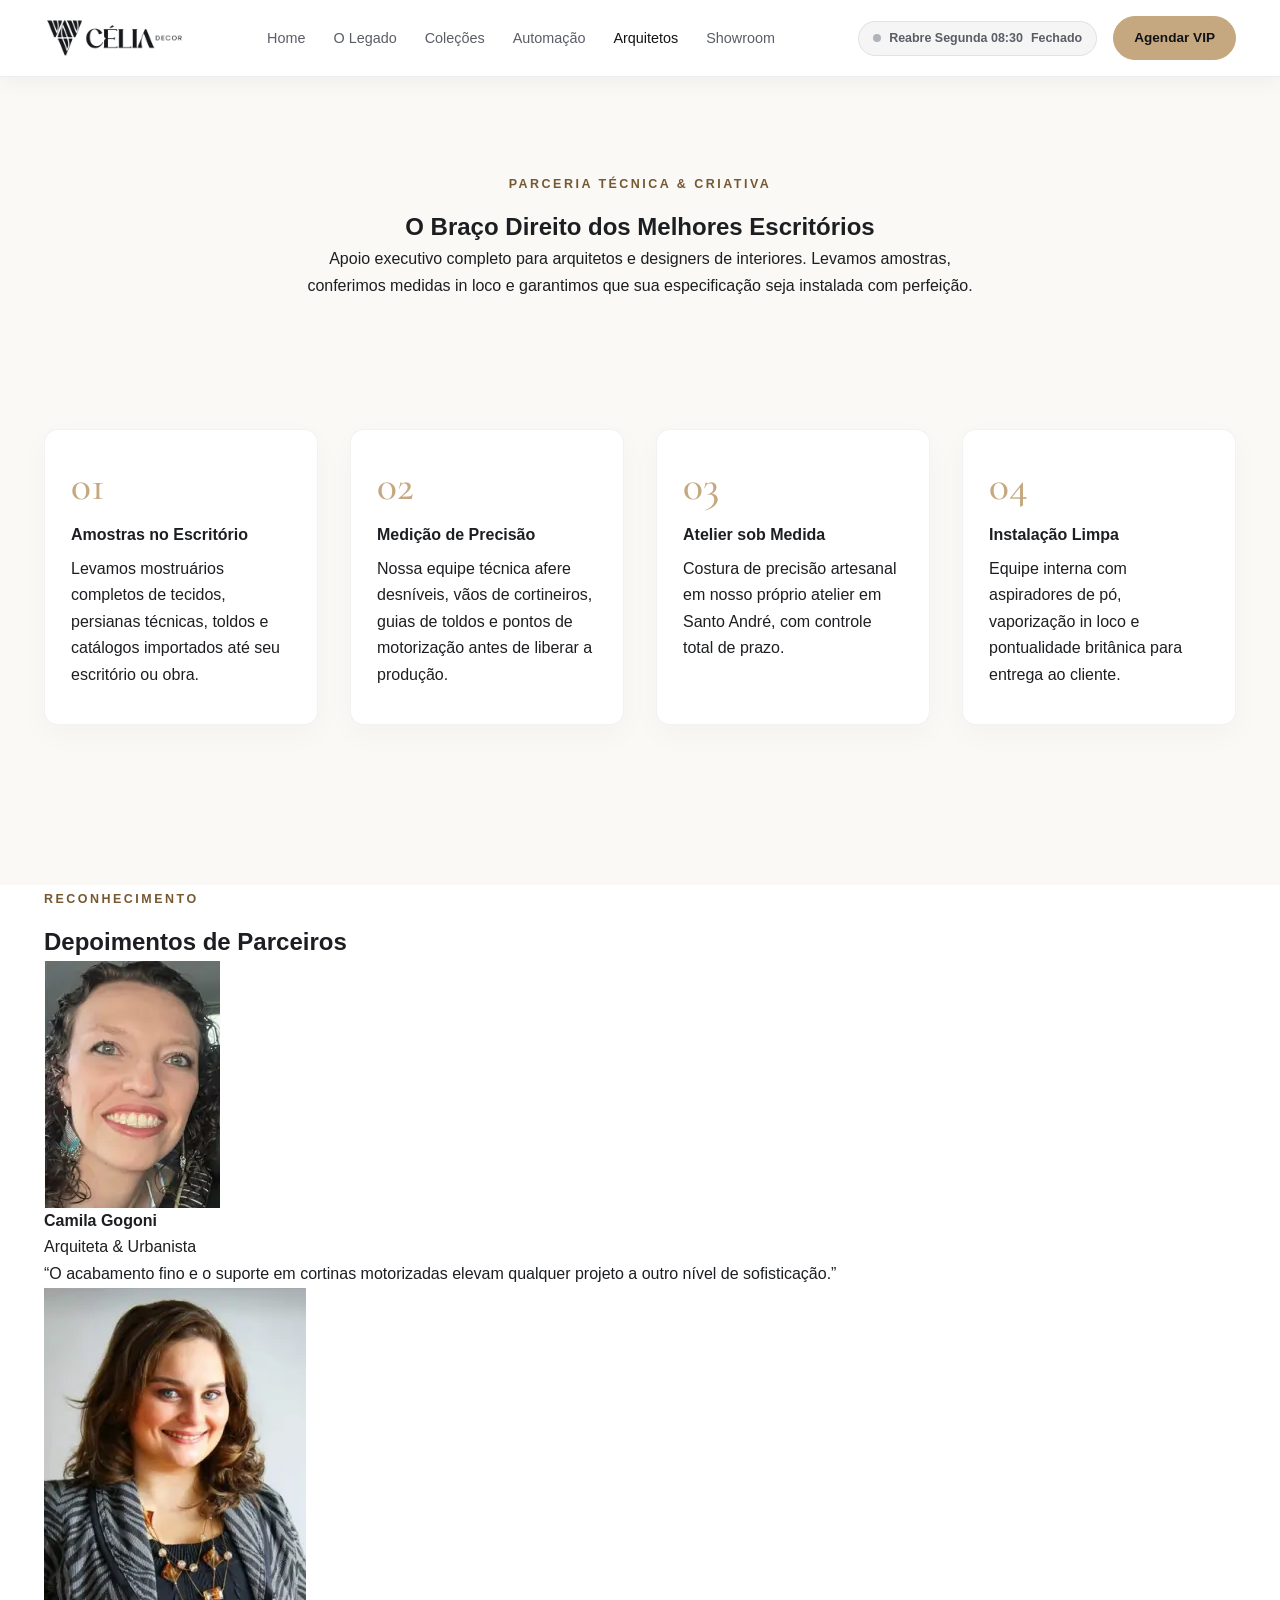
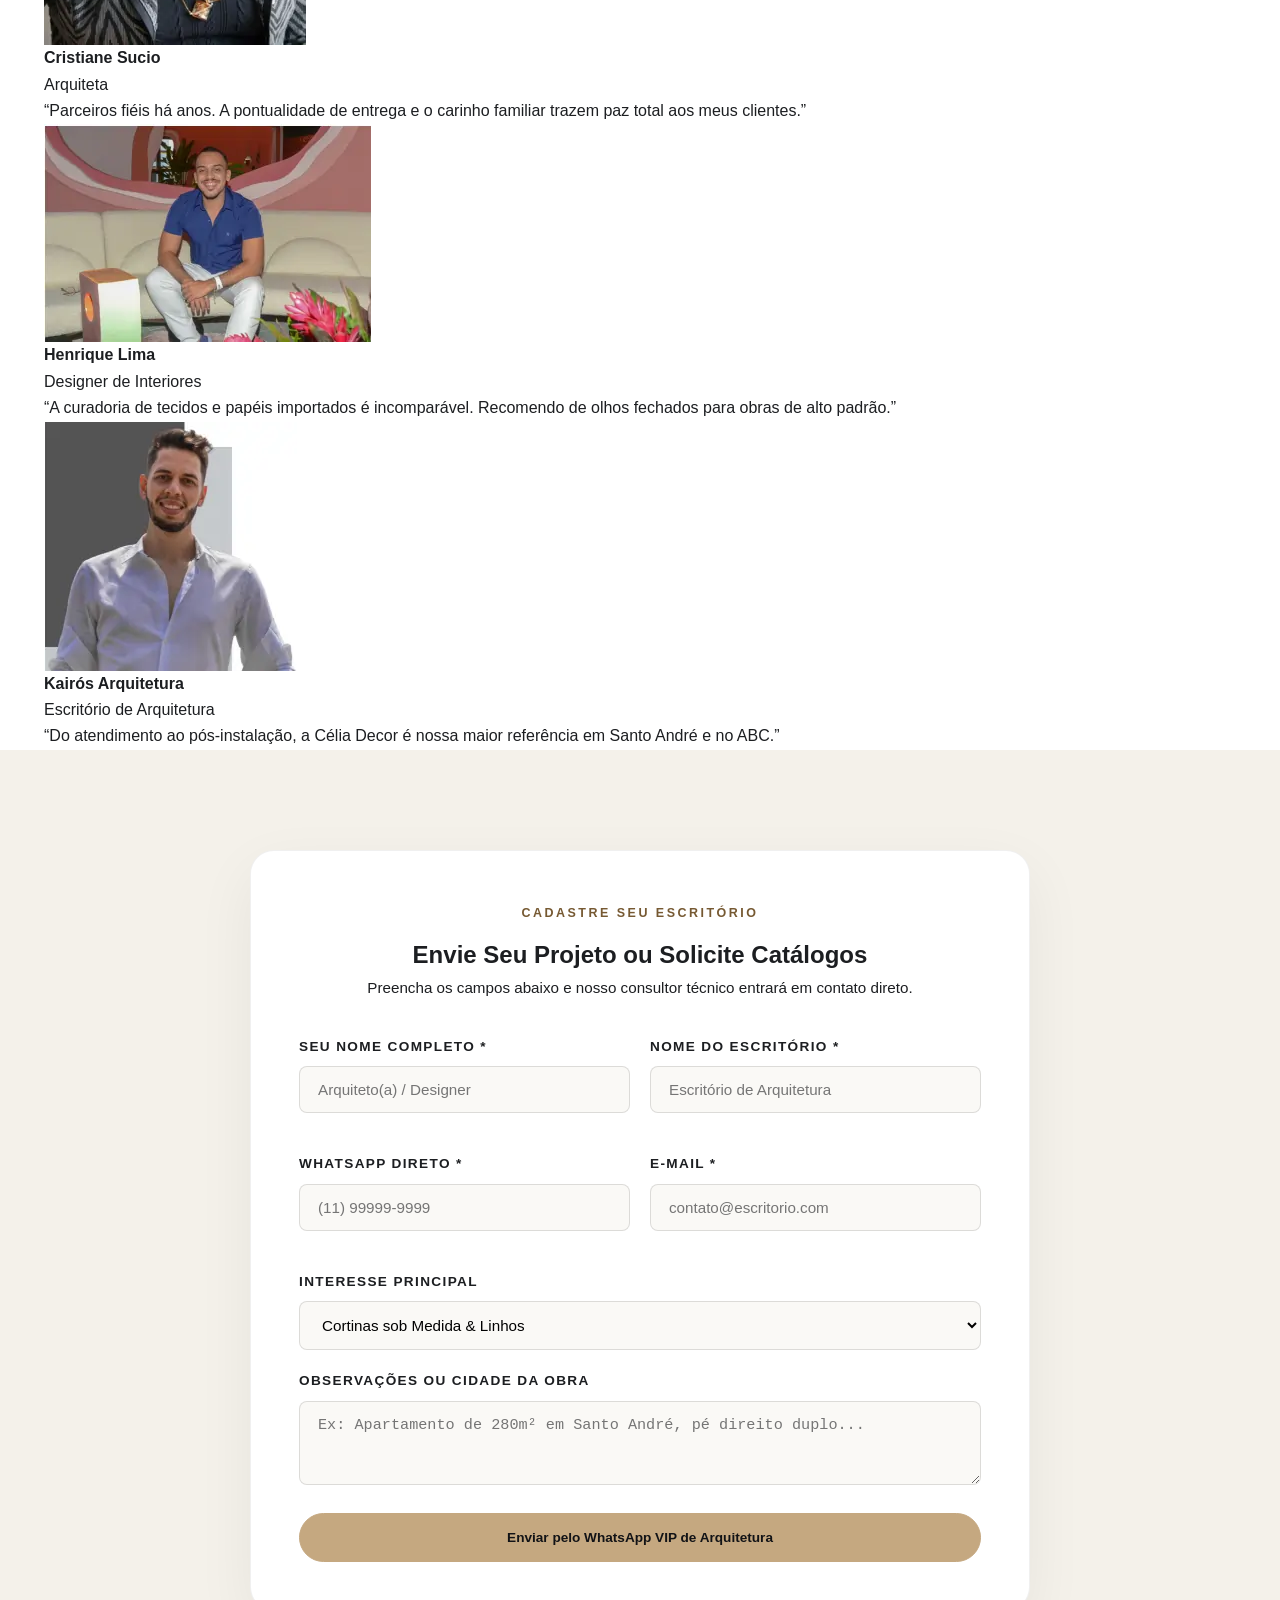
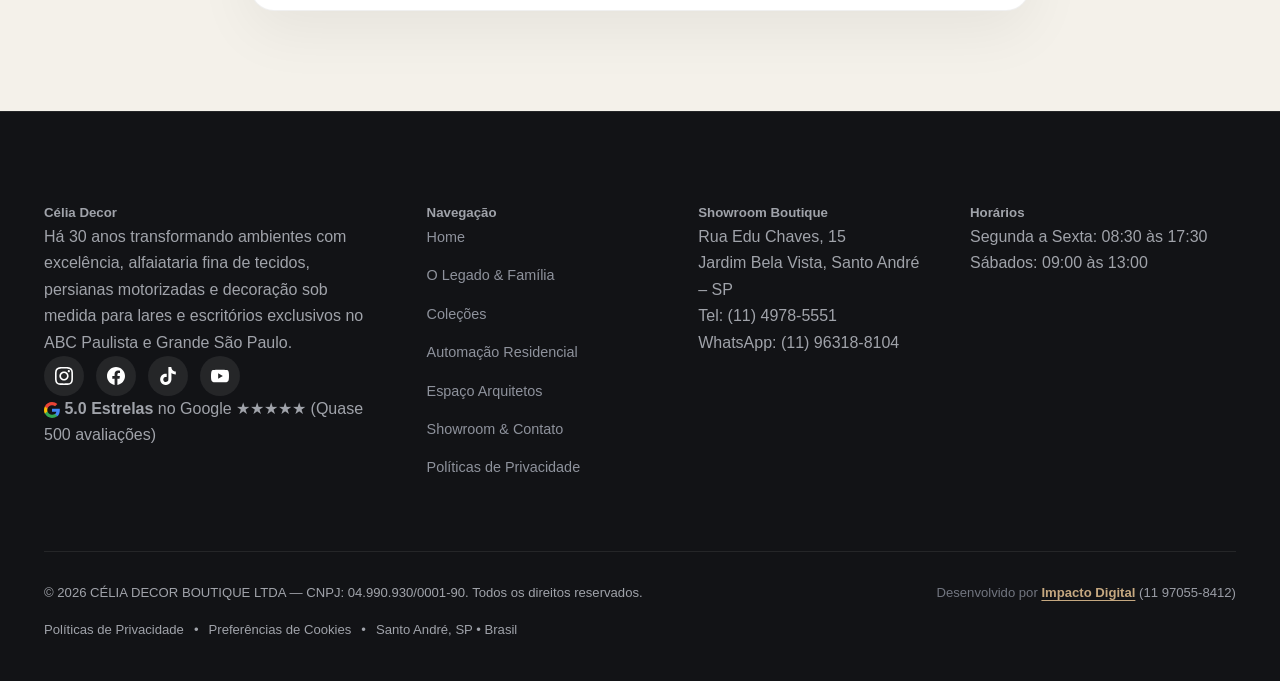
<file: arquitetos.html>
<!DOCTYPE html>
<html lang="pt-BR">
<head>
  <meta charset="UTF-8">
  <meta name="viewport" content="width=device-width, initial-scale=1.0">
  <title>Espaço Arquitetos & Parcerias — Célia Decor Santo André</title>
  <meta name="description" content="Canal exclusivo para arquitetos e designers de interiores. Apoio técnico, amostras, compatibilização de cortineiros e alfaiataria têxtil no ABC e SP.">
  <link rel="icon" type="image/png" href="assets/images/favicon.png">

  <!-- Google Fonts -->
  <link rel="preconnect" href="https://fonts.googleapis.com">
  <link rel="preconnect" href="https://fonts.gstatic.com" crossorigin>
  <link href="https://fonts.googleapis.com/css2?family=Cormorant+Garamond:ital,wght@0,300;0,400;0,500;0,600;1,400&family=Plus+Jakarta+Sans:wght@300;400;500;600;700&display=swap" rel="stylesheet">

  <link rel="stylesheet" href="css/style.css">
  <style>
    .arch-hero {
      padding: 170px 0 70px 0;
      background: var(--c-bg);
      text-align: center;
    }
    .arch-workflow-grid {
      display: grid;
      grid-template-columns: repeat(4, 1fr);
      gap: 32px;
      margin: 60px 0;
    }
    .arch-step-box {
      background: #FFFFFF;
      border-radius: var(--radius-md);
      padding: 36px 26px;
      box-shadow: 0 10px 30px rgba(0,0,0,0.03);
      border: 1px solid rgba(0,0,0,0.05);
    }
    .arch-step-num {
      font-family: var(--font-serif);
      font-size: 2.6rem;
      color: var(--c-gold);
      font-weight: 500;
      line-height: 1;
      margin-bottom: 14px;
    }
    .form-container-clean {
      max-width: 780px;
      margin: 0 auto;
      background: #FFFFFF;
      border-radius: var(--radius-lg);
      padding: 48px;
      box-shadow: 0 20px 60px rgba(0,0,0,0.06);
      border: 1px solid rgba(0,0,0,0.06);
    }
    .form-row-2 {
      display: grid;
      grid-template-columns: 1fr 1fr;
      gap: 20px;
      margin-bottom: 20px;
    }
    .form-field-group {
      margin-bottom: 20px;
    }
    .form-field-group label {
      display: block;
      font-size: 0.85rem;
      font-weight: 600;
      margin-bottom: 8px;
      text-transform: uppercase;
      letter-spacing: 0.1em;
      color: var(--c-text-main);
    }
    .form-input-clean {
      width: 100%;
      padding: 14px 18px;
      border-radius: var(--radius-sm);
      border: 1px solid rgba(0,0,0,0.12);
      font-size: 0.95rem;
      background: var(--c-bg);
      outline: none;
      transition: var(--transition-fast);
    }
    .form-input-clean:focus {
      border-color: var(--c-gold);
      background: #FFFFFF;
      box-shadow: 0 0 0 3px rgba(197, 168, 128, 0.2);
    }
    @media (max-width: 900px) {
      .arch-workflow-grid { grid-template-columns: repeat(2, 1fr); }
      .form-row-2 { grid-template-columns: 1fr; }
      .form-container-clean { padding: 26px; }
    }
    @media (max-width: 600px) {
      .arch-workflow-grid { grid-template-columns: 1fr; }
    }
  </style>
</head>
<body>

  <!-- Header Flutuante de Luxo -->
  <header class="luxury-header theme-light">
    <div class="header-container">
      <div class="nav-shell">
        <a href="index.html" class="brand-wrapper" aria-label="Célia Decor Home">
          <img src="assets/images/logo-celia-decor-dark.png" alt="Célia Decor" class="brand-logo-img">
        </a>

        <nav>
          <ul class="nav-links">
            <li class="nav-item"><a href="index.html">Home</a></li>
            <li class="nav-item"><a href="sobre.html">O Legado</a></li>
            <li class="nav-item"><a href="produtos.html">Coleções</a></li>
            <li class="nav-item"><a href="automacao.html">Automação</a></li>
            <li class="nav-item"><a href="arquitetos.html" class="active">Arquitetos</a></li>
            <li class="nav-item"><a href="contato.html">Showroom</a></li>
          </ul>
        </nav>

        <!-- Área de Ações: Status Google + CTA + Menu Mobile -->
        <div class="header-actions">
          <a href="contato.html" class="header-live-badge is-offline" id="headerLiveStatus" title="Showroom Fechado aos Domingos • Reabre Segunda às 08:30">
            <span class="live-status-dot"></span>
            <span class="badge-full-text">Fechado aos Domingos</span>
            <span class="badge-short-text">Fechado</span>
          </a>

          <a href="contato.html" class="nav-cta-btn header-cta">Agendar VIP</a>

          <button class="menu-burger" aria-label="Abrir Menu">
            <svg width="26" height="26" viewBox="0 0 24 24" fill="none" stroke="currentColor" stroke-width="1.8">
              <line x1="3" y1="12" x2="21" y2="12"></line>
              <line x1="3" y1="6" x2="21" y2="6"></line>
              <line x1="3" y1="18" x2="21" y2="18"></line>
            </svg>
          </button>
        </div>
      </div>
    </div>
  </header>

  <!-- Drawer Mobile -->
  <div class="mobile-drawer-overlay" id="mobileDrawerOverlay"></div>
  <aside class="mobile-drawer" id="mobileDrawer" aria-label="Menu Mobile">
    <div class="mobile-drawer-header">
      <img src="assets/images/logo-celia-decor-dark.png" alt="Célia Decor" class="mobile-drawer-logo">
      <button class="mobile-drawer-close" id="mobileDrawerClose" aria-label="Fechar Menu">✕</button>
    </div>

    <div class="mobile-drawer-status is-offline" id="mobileDrawerStatus">
      <span class="live-status-dot"></span>
      <span class="mobile-status-text">🌙 Fechado aos Domingos (Reabre Segunda 08:30)</span>
    </div>

    <nav class="mobile-drawer-nav">
      <a href="index.html" class="mobile-nav-link">Home</a>
      <a href="sobre.html" class="mobile-nav-link">O Legado & Família</a>
      <a href="produtos.html" class="mobile-nav-link">Coleções de Cortinas</a>
      <a href="automacao.html" class="mobile-nav-link">Automação Residencial</a>
      <a href="arquitetos.html" class="mobile-nav-link active">Espaço Arquitetos</a>
      <a href="contato.html" class="mobile-nav-link">Showroom & Contato</a>
      <a href="politica-de-privacidade.html" class="mobile-nav-link">Políticas de Privacidade</a>
    </nav>

    <div class="mobile-drawer-footer">
      <a href="contato.html" class="nav-cta-btn" style="width: 100%; justify-content: center; margin-bottom: 18px;">Agendar Consultoria VIP</a>

      <p class="mobile-drawer-hours">
        <strong>Casa Célia Decor — Santo André</strong><br>
        Rua Edu Chaves, 15 – Jardim Bela Vista<br>
        Seg a Sex: 08:30 às 17:30 | Sáb: 09:00 às 13:00
      </p>

      <div class="mobile-socials-row">
        <a href="https://www.instagram.com/celiadecoroficial/" target="_blank" rel="noopener noreferrer" class="social-circle-btn" aria-label="Instagram">
          <svg viewBox="0 0 24 24"><path d="M12 2.163c3.204 0 3.584.012 4.85.07 3.252.148 4.771 1.691 4.919 4.919.058 1.265.069 1.645.069 4.849 0 3.205-.012 3.584-.069 4.849-.149 3.225-1.664 4.771-4.919 4.919-1.266.058-1.644.07-4.85.07-3.204 0-3.584-.012-4.849-.07-3.26-.149-4.771-1.699-4.919-4.92-.058-1.265-.07-1.644-.07-4.849 0-3.204.013-3.583.07-4.849.149-3.227 1.664-4.771 4.919-4.919 1.266-.057 1.645-.069 4.849-.069zm0-2.163c-3.259 0-3.667.014-4.947.072-4.358.2-6.78 2.618-6.98 6.98-.059 1.281-.073 1.689-.073 4.948 0 3.259.014 3.668.072 4.948.2 4.358 2.618 6.78 6.98 6.98 1.281.058 1.689.072 4.948.072 3.259 0 3.668-.014 4.948-.072 4.354-.2 6.782-2.618 6.979-6.98.059-1.28.073-1.689.073-4.948 0-3.259-.014-3.667-.072-4.947-.196-4.354-2.617-6.78-6.979-6.98-1.281-.059-1.69-.073-4.949-.073zm0 5.838c-3.403 0-6.162 2.759-6.162 6.162s2.759 6.163 6.162 6.163 6.162-2.759 6.162-6.163c0-3.403-2.759-6.162-6.162-6.162zm0 10.162c-2.209 0-4-1.79-4-4 0-2.209 1.791-4 4-4s4 1.791 4 4c0 2.21-1.791 4-4 4zm6.406-11.845c-.796 0-1.441.645-1.441 1.44s.645 1.44 1.441 1.44c.795 0 1.439-.645 1.439-1.44s-.644-1.44-1.439-1.44z"/></svg>
        </a>
        <a href="https://www.facebook.com/CeliaDecorSP" target="_blank" rel="noopener noreferrer" class="social-circle-btn" aria-label="Facebook">
          <svg viewBox="0 0 24 24"><path d="M24 12.073c0-6.627-5.373-12-12-12s-12 5.373-12 12c0 5.99 4.388 10.954 10.125 11.854v-8.385H7.078v-3.47h3.047V9.43c0-3.007 1.792-4.669 4.533-4.669 1.312 0 2.686.235 2.686.235v2.953H15.83c-1.491 0-1.956.925-1.956 1.874v2.25h3.328l-.532 3.47h-2.796v8.385C19.612 23.027 24 18.062 24 12.073z"/></svg>
        </a>
        <a href="https://www.tiktok.com/@celiadecorsp" target="_blank" rel="noopener noreferrer" class="social-circle-btn" aria-label="TikTok">
          <svg viewBox="0 0 24 24"><path d="M12.525.02c1.31-.02 2.61-.01 3.91-.02.08 1.53.63 3.09 1.75 4.17 1.12 1.11 2.7 1.62 4.24 1.79v4.03c-1.44-.05-2.89-.35-4.2-.97-.57-.26-1.1-.59-1.62-1.01-.01 2.92.01 5.84-.02 8.75-.08 1.4-.54 2.79-1.35 3.94-1.31 1.92-3.58 3.17-5.91 3.21-1.43.08-2.86-.31-4.08-1.03-2.02-1.19-3.44-3.37-3.65-5.71-.02-.5-.03-1-.01-1.49.18-1.9 1.12-3.72 2.58-4.96 1.66-1.44 3.98-2.13 6.15-1.72.02 1.48-.04 2.96-.04 4.44-.99-.32-2.15-.23-3.02.37-.63.41-1.11 1.04-1.36 1.75-.21.51-.24 1.07-.14 1.61.24 1.64 1.82 3.02 3.5 2.87 1.12-.01 2.19-.66 2.77-1.61.19-.33.4-.67.41-1.06.1-1.79.06-3.57.07-5.36.01-4.03-.01-8.05.02-12.07z"/></svg>
        </a>
        <a href="https://www.youtube.com/channel/UCJTca4iiQOWq3MMVdK5Np2Q" target="_blank" rel="noopener noreferrer" class="social-circle-btn" aria-label="YouTube">
          <svg viewBox="0 0 24 24"><path d="M23.498 6.186a3.016 3.016 0 0 0-2.122-2.136C19.505 3.545 12 3.545 12 3.545s-7.505 0-9.377.505A3.017 3.017 0 0 0 .502 6.186C0 8.07 0 12 0 12s0 3.93.502 5.814a3.016 3.016 0 0 0 2.122 2.136c1.871.505 9.376.505 9.376.505s7.505 0 9.377-.505a3.015 3.015 0 0 0 2.122-2.136C24 15.93 24 12 24 12s0-3.93-.502-5.814zM9.545 15.568V8.432L15.818 12l-6.273 3.568z"/></svg>
        </a>
      </div>
    </div>
  </aside>

  <!-- Cabeçalho -->
  <section class="arch-hero">
    <div class="container">
      <span class="tag-label">Parceria Técnica & Criativa</span>
      <h1>O Braço Direito dos Melhores Escritórios</h1>
      <p style="max-width: 700px; margin: 0 auto;">Apoio executivo completo para arquitetos e designers de interiores. Levamos amostras, conferimos medidas in loco e garantimos que sua especificação seja instalada com perfeição.</p>
    </div>
  </section>

  <!-- Fluxo de Atendimento -->
  <section style="padding: 0 0 100px 0; background: var(--c-bg);">
    <div class="container">
      <div class="arch-workflow-grid">
        <div class="arch-step-box">
          <div class="arch-step-num">01</div>
          <h4 style="margin-bottom: 8px;">Amostras no Escritório</h4>
          <p>Levamos mostruários completos de tecidos, persianas técnicas, toldos e catálogos importados até seu escritório ou obra.</p>
        </div>

        <div class="arch-step-box">
          <div class="arch-step-num">02</div>
          <h4 style="margin-bottom: 8px;">Medição de Precisão</h4>
          <p>Nossa equipe técnica afere desníveis, vãos de cortineiros, guias de toldos e pontos de motorização antes de liberar a produção.</p>
        </div>

        <div class="arch-step-box">
          <div class="arch-step-num">03</div>
          <h4 style="margin-bottom: 8px;">Atelier sob Medida</h4>
          <p>Costura de precisão artesanal em nosso próprio atelier em Santo André, com controle total de prazo.</p>
        </div>

        <div class="arch-step-box">
          <div class="arch-step-num">04</div>
          <h4 style="margin-bottom: 8px;">Instalação Limpa</h4>
          <p>Equipe interna com aspiradores de pó, vaporização in loco e pontualidade britânica para entrega ao cliente.</p>
        </div>
      </div>
    </div>
  </section>

  <!-- Depoimentos dos Arquitetos -->
  <section class="architect-voices-section" style="background: #FFFFFF;">
    <div class="container">
      <div class="center-title-block">
        <span class="tag-label">Reconhecimento</span>
        <h2>Depoimentos de Parceiros</h2>
      </div>

      <div class="architect-cards-grid">
        <div class="arch-quote-card">
          <div class="arch-avatar"><img src="assets/images/arquiteto-camila.webp" alt="Camila Gogoni"></div>
          <h4>Camila Gogoni</h4>
          <span>Arquiteta & Urbanista</span>
          <p>“O acabamento fino e o suporte em cortinas motorizadas elevam qualquer projeto a outro nível de sofisticação.”</p>
        </div>

        <div class="arch-quote-card">
          <div class="arch-avatar"><img src="assets/images/arquiteto-cristiane.webp" alt="Cristiane Sucio"></div>
          <h4>Cristiane Sucio</h4>
          <span>Arquiteta</span>
          <p>“Parceiros fiéis há anos. A pontualidade de entrega e o carinho familiar trazem paz total aos meus clientes.”</p>
        </div>

        <div class="arch-quote-card">
          <div class="arch-avatar"><img src="assets/images/arquiteto-henrique.webp" alt="Henrique Lima"></div>
          <h4>Henrique Lima</h4>
          <span>Designer de Interiores</span>
          <p>“A curadoria de tecidos e papéis importados é incomparável. Recomendo de olhos fechados para obras de alto padrão.”</p>
        </div>

        <div class="arch-quote-card">
          <div class="arch-avatar"><img src="assets/images/arquiteto-thiago.webp" alt="Kairós Arquitetura"></div>
          <h4>Kairós Arquitetura</h4>
          <span>Escritório de Arquitetura</span>
          <p>“Do atendimento ao pós-instalação, a Célia Decor é nossa maior referência em Santo André e no ABC.”</p>
        </div>
      </div>
    </div>
  </section>

  <!-- Formulário de Parceria -->
  <section style="padding: 100px 0; background: var(--c-bg-subtle);">
    <div class="container">
      <div class="form-container-clean">
        <div style="text-align: center; margin-bottom: 36px;">
          <span class="tag-label">Cadastre Seu Escritório</span>
          <h2>Envie Seu Projeto ou Solicite Catálogos</h2>
          <p style="font-size: 0.95rem;">Preencha os campos abaixo e nosso consultor técnico entrará em contato direto.</p>
        </div>

        <form onsubmit="handleArchForm(event)">
          <div class="form-row-2">
            <div class="form-field-group">
              <label>Seu Nome Completo *</label>
              <input type="text" id="arquitetoNome" class="form-input-clean" placeholder="Arquiteto(a) / Designer" required>
            </div>
            <div class="form-field-group">
              <label>Nome do Escritório *</label>
              <input type="text" id="arquitetoEscritorio" class="form-input-clean" placeholder="Escritório de Arquitetura" required>
            </div>
          </div>

          <div class="form-row-2">
            <div class="form-field-group">
              <label>WhatsApp Direto *</label>
              <input type="tel" id="arquitetoTel" class="form-input-clean" placeholder="(11) 99999-9999" required>
            </div>
            <div class="form-field-group">
              <label>E-mail *</label>
              <input type="email" id="arquitetoEmail" class="form-input-clean" placeholder="contato@escritorio.com" required>
            </div>
          </div>

          <div class="form-field-group">
            <label>Interesse Principal</label>
            <select id="arquitetoTipo" class="form-input-clean">
              <option value="Cortinas sob Medida">Cortinas sob Medida & Linhos</option>
              <option value="Persianas Motorizadas e Automação">Persianas Motorizadas & Automação</option>
              <option value="Papéis de Parede Europeus">Papéis de Parede Europeus</option>
              <option value="Visita com Catálogos no Escritório">Solicitar Visita com Mostruários no Escritório</option>
              <option value="Projeto Completo Residencial">Projeto Completo Residencial / Corporativo</option>
            </select>
          </div>

          <div class="form-field-group">
            <label>Observações ou Cidade da Obra</label>
            <textarea id="arquitetoMsg" class="form-input-clean" rows="3" placeholder="Ex: Apartamento de 280m² em Santo André, pé direito duplo..."></textarea>
          </div>

          <button type="submit" class="nav-cta-btn" style="background: var(--c-gold); color: #121316; width: 100%; justify-content: center; padding: 16px;">Enviar pelo WhatsApp VIP de Arquitetura</button>
        </form>
      </div>
    </div>
  </section>

  <!-- Rodapé Master -->
  <footer class="site-master-footer">
    <div class="container">
      <div class="footer-columns-grid">
        <div class="footer-col-block">
          <h5>Célia Decor</h5>
          <p>Há 30 anos transformando ambientes com excelência, alfaiataria fina de tecidos, persianas motorizadas e decoração sob medida para lares e escritórios exclusivos no ABC Paulista e Grande São Paulo.</p>
          
          <div class="footer-social-row">
            <a href="https://www.instagram.com/celiadecoroficial/" target="_blank" rel="noopener noreferrer" class="social-circle-btn" aria-label="Instagram Célia Decor">
              <svg viewBox="0 0 24 24"><path d="M12 2.163c3.204 0 3.584.012 4.85.07 3.252.148 4.771 1.691 4.919 4.919.058 1.265.069 1.645.069 4.849 0 3.205-.012 3.584-.069 4.849-.149 3.225-1.664 4.771-4.919 4.919-1.266.058-1.644.07-4.85.07-3.204 0-3.584-.012-4.849-.07-3.26-.149-4.771-1.699-4.919-4.92-.058-1.265-.07-1.644-.07-4.849 0-3.204.013-3.583.07-4.849.149-3.227 1.664-4.771 4.919-4.919 1.266-.057 1.645-.069 4.849-.069zm0-2.163c-3.259 0-3.667.014-4.947.072-4.358.2-6.78 2.618-6.98 6.98-.059 1.281-.073 1.689-.073 4.948 0 3.259.014 3.668.072 4.948.2 4.358 2.618 6.78 6.98 6.98 1.281.058 1.689.072 4.948.072 3.259 0 3.668-.014 4.948-.072 4.354-.2 6.782-2.618 6.979-6.98.059-1.28.073-1.689.073-4.948 0-3.259-.014-3.667-.072-4.947-.196-4.354-2.617-6.78-6.979-6.98-1.281-.059-1.69-.073-4.949-.073zm0 5.838c-3.403 0-6.162 2.759-6.162 6.162s2.759 6.163 6.162 6.163 6.162-2.759 6.162-6.163c0-3.403-2.759-6.162-6.162-6.162zm0 10.162c-2.209 0-4-1.79-4-4 0-2.209 1.791-4 4-4s4 1.791 4 4c0 2.21-1.791 4-4 4zm6.406-11.845c-.796 0-1.441.645-1.441 1.44s.645 1.44 1.441 1.44c.795 0 1.439-.645 1.439-1.44s-.644-1.44-1.439-1.44z"/></svg>
            </a>
            <a href="https://www.facebook.com/CeliaDecorSP" target="_blank" rel="noopener noreferrer" class="social-circle-btn" aria-label="Facebook Célia Decor">
              <svg viewBox="0 0 24 24"><path d="M24 12.073c0-6.627-5.373-12-12-12s-12 5.373-12 12c0 5.99 4.388 10.954 10.125 11.854v-8.385H7.078v-3.47h3.047V9.43c0-3.007 1.792-4.669 4.533-4.669 1.312 0 2.686.235 2.686.235v2.953H15.83c-1.491 0-1.956.925-1.956 1.874v2.25h3.328l-.532 3.47h-2.796v8.385C19.612 23.027 24 18.062 24 12.073z"/></svg>
            </a>
            <a href="https://www.tiktok.com/@celiadecorsp" target="_blank" rel="noopener noreferrer" class="social-circle-btn" aria-label="TikTok Célia Decor">
              <svg viewBox="0 0 24 24"><path d="M12.525.02c1.31-.02 2.61-.01 3.91-.02.08 1.53.63 3.09 1.75 4.17 1.12 1.11 2.7 1.62 4.24 1.79v4.03c-1.44-.05-2.89-.35-4.2-.97-.57-.26-1.1-.59-1.62-1.01-.01 2.92.01 5.84-.02 8.75-.08 1.4-.54 2.79-1.35 3.94-1.31 1.92-3.58 3.17-5.91 3.21-1.43.08-2.86-.31-4.08-1.03-2.02-1.19-3.44-3.37-3.65-5.71-.02-.5-.03-1-.01-1.49.18-1.9 1.12-3.72 2.58-4.96 1.66-1.44 3.98-2.13 6.15-1.72.02 1.48-.04 2.96-.04 4.44-.99-.32-2.15-.23-3.02.37-.63.41-1.11 1.04-1.36 1.75-.21.51-.24 1.07-.14 1.61.24 1.64 1.82 3.02 3.5 2.87 1.12-.01 2.19-.66 2.77-1.61.19-.33.4-.67.41-1.06.1-1.79.06-3.57.07-5.36.01-4.03-.01-8.05.02-12.07z"/></svg>
            </a>
            <a href="https://www.youtube.com/channel/UCJTca4iiQOWq3MMVdK5Np2Q" target="_blank" rel="noopener noreferrer" class="social-circle-btn" aria-label="YouTube Célia Decor">
              <svg viewBox="0 0 24 24"><path d="M23.498 6.186a3.016 3.016 0 0 0-2.122-2.136C19.505 3.545 12 3.545 12 3.545s-7.505 0-9.377.505A3.017 3.017 0 0 0 .502 6.186C0 8.07 0 12 0 12s0 3.93.502 5.814a3.016 3.016 0 0 0 2.122 2.136c1.871.505 9.376.505 9.376.505s7.505 0 9.377-.505a3.015 3.015 0 0 0 2.122-2.136C24 15.93 24 12 24 12s0-3.93-.502-5.814zM9.545 15.568V8.432L15.818 12l-6.273 3.568z"/></svg>
            </a>
          </div>

          <!-- Selo Google 5.0 no Rodapé -->
          <a href="index.html#avaliacoes-google" class="footer-google-trust-badge" title="Ver avaliações no Google">
            <svg viewBox="0 0 24 24" width="16" height="16">
              <path fill="#4285F4" d="M23.745 12.27c0-.7-.06-1.4-.19-2.07H12v4.51h6.6c-.29 1.52-1.14 2.8-2.4 3.65v3.03h3.88c2.27-2.09 3.66-5.17 3.66-9.12z"/>
              <path fill="#34A853" d="M12 24c3.24 0 5.95-1.08 7.93-2.91l-3.88-3.03c-1.08.72-2.45 1.16-4.05 1.16-3.12 0-5.77-2.1-6.72-4.93H1.25v3.13C3.27 21.41 7.34 24 12 24z"/>
              <path fill="#FBBC05" d="M5.28 14.29c-.25-.72-.38-1.49-.38-2.29s.13-1.57.38-2.29V6.58H1.25C.45 8.18 0 10.03 0 12s.45 3.82 1.25 5.42l4.03-3.13z"/>
              <path fill="#EA4335" d="M12 4.75c1.77 0 3.35.61 4.6 1.8l3.42-3.42C17.95 1.19 15.24 0 12 0 7.34 0 3.27 2.59 1.25 6.58l4.03 3.13c.95-2.83 3.6-4.96 6.72-4.96z"/>
            </svg>
            <span><strong>5.0 Estrelas</strong> no Google <span class="stars">★★★★★</span> (Quase 500 avaliações)</span>
          </a>
        </div>

        <div class="footer-col-block">
          <h5>Navegação</h5>
          <ul class="footer-nav-list">
            <li><a href="index.html">Home</a></li>
            <li><a href="sobre.html">O Legado & Família</a></li>
            <li><a href="produtos.html">Coleções</a></li>
            <li><a href="automacao.html">Automação Residencial</a></li>
            <li><a href="arquitetos.html">Espaço Arquitetos</a></li>
            <li><a href="contato.html">Showroom & Contato</a></li>
            <li><a href="politica-de-privacidade.html">Políticas de Privacidade</a></li>
          </ul>
        </div>

        <div class="footer-col-block">
          <h5>Showroom Boutique</h5>
          <p>Rua Edu Chaves, 15<br>Jardim Bela Vista, Santo André – SP<br>Tel: (11) 4978-5551<br>WhatsApp: (11) 96318-8104</p>
        </div>

        <div class="footer-col-block">
          <h5>Horários</h5>
          <p>Segunda a Sexta: 08:30 às 17:30<br>Sábados: 09:00 às 13:00</p>
        </div>
      </div>

      <div class="footer-sub-bottom">
        <div class="footer-copyright-col">
          <span>© 2026 CÉLIA DECOR BOUTIQUE LTDA — CNPJ: 04.990.930/0001-90. Todos os direitos reservados.</span>
        </div>

        <!-- Crédito Discreto da Agência Impacto Digital -->
        <div class="footer-agency-discrete">
          <span>Desenvolvido por <a href="https://wa.me/5511970558412?text=Ol%C3%A1%20Impacto%20Digital!%20Vi%20o%20site%20da%20C%C3%A9lia%20Decor%20e%20gostaria%20de%20um%20projeto%20digital." target="_blank" rel="noopener noreferrer" class="agency-discrete-link" title="Falar com a Impacto Digital no WhatsApp">Impacto Digital</a> <span class="agency-discrete-phone">(11 97055-8412)</span></span>
        </div>

        <div class="footer-legal-links">
          <a href="politica-de-privacidade.html">Políticas de Privacidade</a>
          <span class="sep">•</span>
          <a href="javascript:void(0)" class="cookie-settings-trigger">Preferências de Cookies</a>
          <span class="sep">•</span>
          <span>Santo André, SP • Brasil</span>
        </div>
      </div>
    </div>
  </footer>

  <!-- Smart WhatsApp -->
  <div class="smart-wa-bubble"></div>

  <script src="js/main.js"></script>
  <script>
    function handleArchForm(e) {
      e.preventDefault();
      const nome = document.getElementById('arquitetoNome').value;
      const esc = document.getElementById('arquitetoEscritorio').value;
      const tel = document.getElementById('arquitetoTel').value;
      const tipo = document.getElementById('arquitetoTipo').value;
      const msg = document.getElementById('arquitetoMsg').value;

      const txt = `Olá! Sou ${nome} do escritório ${esc} (${tel}). Gostaria de atendimento de parceria sobre: ${tipo}. Mensagem: ${msg}`;
      const url = `https://wa.me/5511963188104?text=${encodeURIComponent(txt)}`;
      window.open(url, '_blank');
    }
  </script>
</body>
</html>
</file>
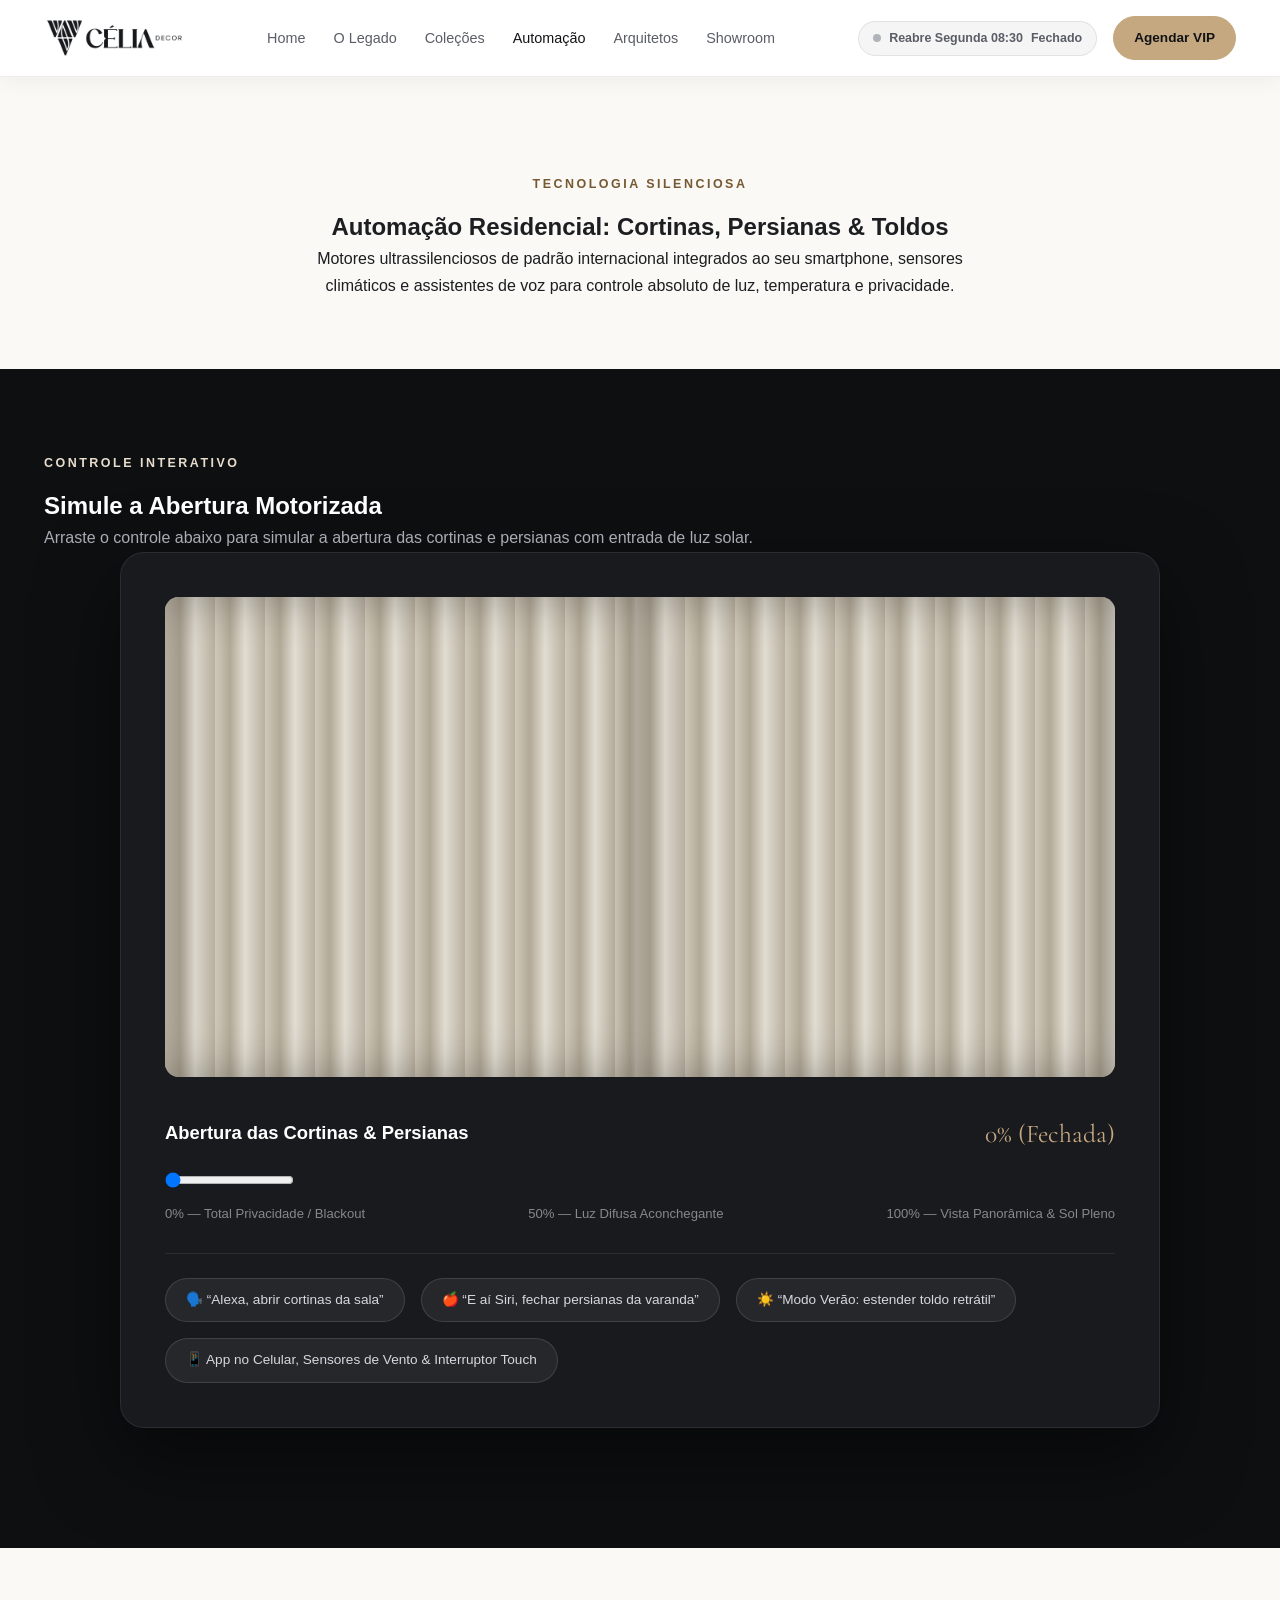
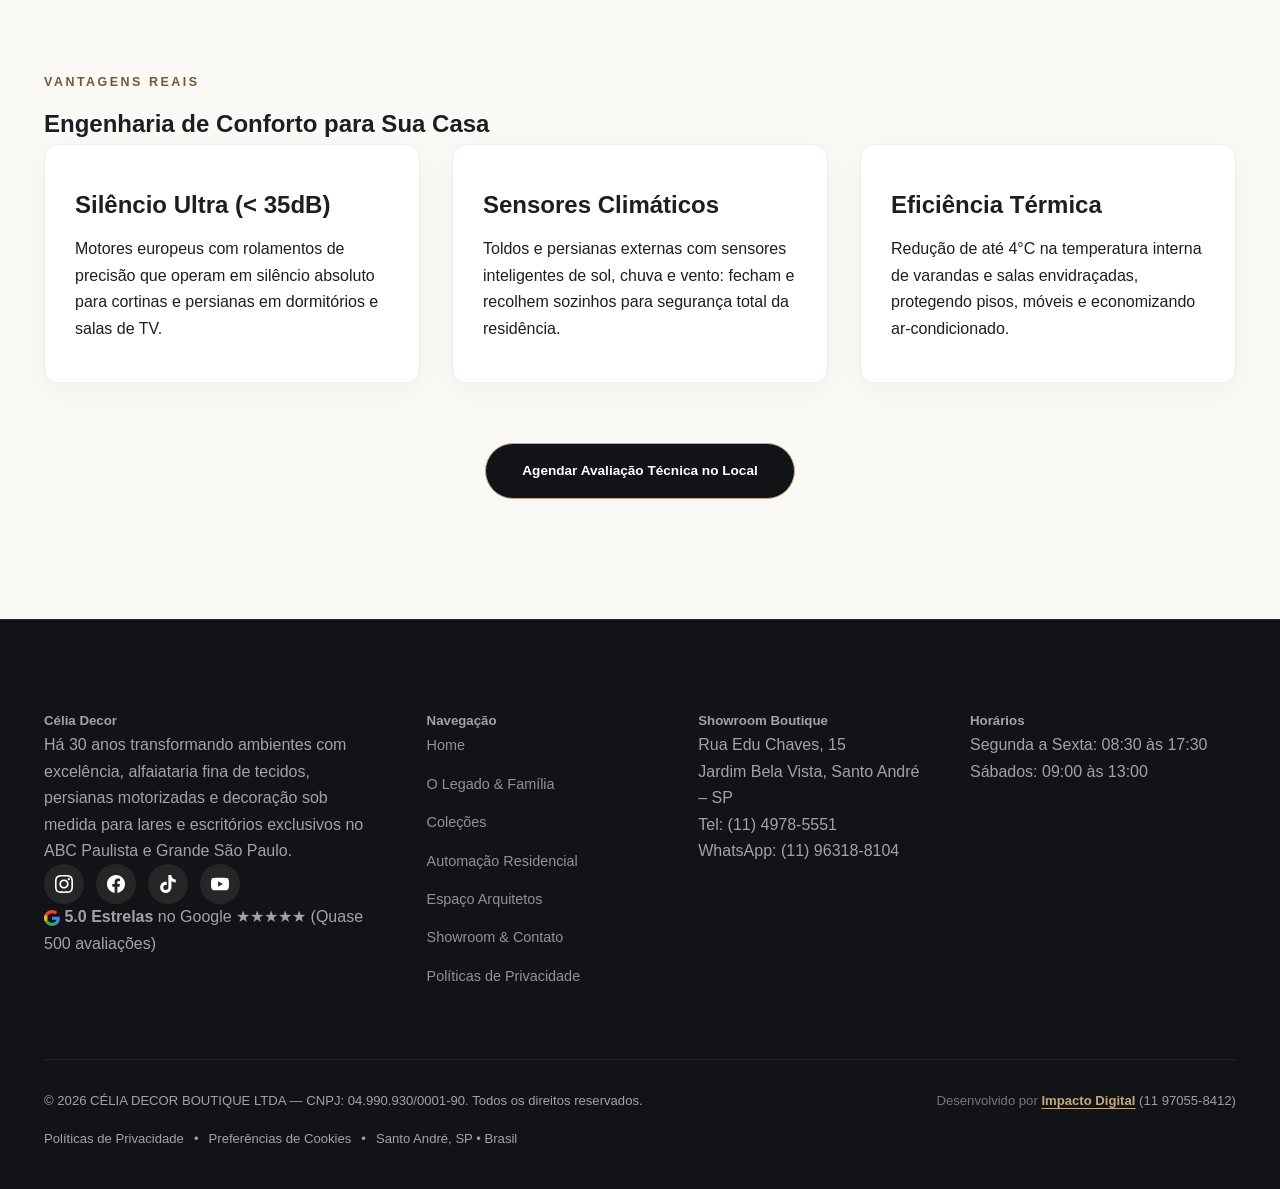
<file: automacao.html>
<!DOCTYPE html>
<html lang="pt-BR">
<head>
  <meta charset="UTF-8">
  <meta name="viewport" content="width=device-width, initial-scale=1.0">
  <title>Automação & Cortinas Inteligentes — Célia Decor Santo André</title>
  <meta name="description" content="Motorização silenciosa de cortinas e persianas, integração com Alexa, Apple HomeKit e Google Home. Conforto térmico e sofisticação no ABC Paulista.">
  <link rel="icon" type="image/png" href="assets/images/favicon.png">

  <!-- Google Fonts -->
  <link rel="preconnect" href="https://fonts.googleapis.com">
  <link rel="preconnect" href="https://fonts.gstatic.com" crossorigin>
  <link href="https://fonts.googleapis.com/css2?family=Cormorant+Garamond:ital,wght@0,300;0,400;0,500;0,600;1,400&family=Plus+Jakarta+Sans:wght@300;400;500;600;700&display=swap" rel="stylesheet">

  <link rel="stylesheet" href="css/style.css">
  <style>
    .auto-hero {
      padding: 170px 0 70px 0;
      background: var(--c-bg);
      text-align: center;
    }
    .auto-stage-wrapper {
      padding: 80px 0 120px 0;
      background: #0E0F11;
      color: #FFFFFF;
    }
    .auto-sim-box {
      max-width: 1040px;
      margin: 0 auto;
      background: #181A1E;
      border-radius: var(--radius-lg);
      padding: 44px;
      border: 1px solid rgba(255,255,255,0.08);
      box-shadow: 0 30px 80px rgba(0,0,0,0.5);
    }
    .window-viewport {
      position: relative;
      height: 480px;
      border-radius: var(--radius-md);
      overflow: hidden;
      background: url('assets/images/showroom-ambiente.jpg') center/cover no-repeat;
    }
    .motor-curtain {
      position: absolute;
      top: 0;
      bottom: 0;
      width: 50.5%;
      background: linear-gradient(90deg, #D0C9BA 0%, #B2A997 30%, #E2DDD2 60%, #B8B0A0 100%);
      background-size: 50px 100%;
      box-shadow: inset 0 0 50px rgba(0,0,0,0.3);
      transition: transform 0.15s ease-out;
      z-index: 2;
    }
    .motor-curtain.left {
      left: 0;
    }
    .motor-curtain.right {
      right: 0;
    }
    .sunlight-beam {
      position: absolute;
      inset: 0;
      background: radial-gradient(circle at 50% 50%, rgba(255, 245, 220, 0.45) 0%, transparent 80%);
      pointer-events: none;
      z-index: 1;
      opacity: 0.1;
      transition: opacity 0.2s ease;
    }
    .smart-voice-tags {
      display: flex;
      gap: 16px;
      flex-wrap: wrap;
      margin-top: 28px;
      padding-top: 24px;
      border-top: 1px solid rgba(255,255,255,0.08);
    }
    .voice-tag {
      background: rgba(255,255,255,0.06);
      border: 1px solid rgba(255,255,255,0.12);
      padding: 10px 20px;
      border-radius: var(--radius-full);
      font-size: 0.85rem;
      color: #D6D8E0;
    }
    @media (max-width: 900px) {
      .window-viewport { height: 320px; }
      .auto-sim-box { padding: 24px; }
    }
  </style>
</head>
<body>

  <!-- Header Flutuante de Luxo -->
  <header class="luxury-header theme-light">
    <div class="header-container">
      <div class="nav-shell">
        <a href="index.html" class="brand-wrapper" aria-label="Célia Decor Home">
          <img src="assets/images/logo-celia-decor-dark.png" alt="Célia Decor" class="brand-logo-img">
        </a>

        <nav>
          <ul class="nav-links">
            <li class="nav-item"><a href="index.html">Home</a></li>
            <li class="nav-item"><a href="sobre.html">O Legado</a></li>
            <li class="nav-item"><a href="produtos.html">Coleções</a></li>
            <li class="nav-item"><a href="automacao.html" class="active">Automação</a></li>
            <li class="nav-item"><a href="arquitetos.html">Arquitetos</a></li>
            <li class="nav-item"><a href="contato.html">Showroom</a></li>
          </ul>
        </nav>

        <!-- Área de Ações: Status Google + CTA + Menu Mobile -->
        <div class="header-actions">
          <a href="contato.html" class="header-live-badge is-offline" id="headerLiveStatus" title="Showroom Fechado aos Domingos • Reabre Segunda às 08:30">
            <span class="live-status-dot"></span>
            <span class="badge-full-text">Fechado aos Domingos</span>
            <span class="badge-short-text">Fechado</span>
          </a>

          <a href="contato.html" class="nav-cta-btn header-cta">Agendar VIP</a>

          <button class="menu-burger" aria-label="Abrir Menu">
            <svg width="26" height="26" viewBox="0 0 24 24" fill="none" stroke="currentColor" stroke-width="1.8">
              <line x1="3" y1="12" x2="21" y2="12"></line>
              <line x1="3" y1="6" x2="21" y2="6"></line>
              <line x1="3" y1="18" x2="21" y2="18"></line>
            </svg>
          </button>
        </div>
      </div>
    </div>
  </header>

  <!-- Drawer Mobile -->
  <div class="mobile-drawer-overlay" id="mobileDrawerOverlay"></div>
  <aside class="mobile-drawer" id="mobileDrawer" aria-label="Menu Mobile">
    <div class="mobile-drawer-header">
      <img src="assets/images/logo-celia-decor-dark.png" alt="Célia Decor" class="mobile-drawer-logo">
      <button class="mobile-drawer-close" id="mobileDrawerClose" aria-label="Fechar Menu">✕</button>
    </div>

    <div class="mobile-drawer-status is-offline" id="mobileDrawerStatus">
      <span class="live-status-dot"></span>
      <span class="mobile-status-text">🌙 Fechado aos Domingos (Reabre Segunda 08:30)</span>
    </div>

    <nav class="mobile-drawer-nav">
      <a href="index.html" class="mobile-nav-link">Home</a>
      <a href="sobre.html" class="mobile-nav-link">O Legado & Família</a>
      <a href="produtos.html" class="mobile-nav-link">Coleções de Cortinas</a>
      <a href="automacao.html" class="mobile-nav-link active">Automação Residencial</a>
      <a href="arquitetos.html" class="mobile-nav-link">Espaço Arquitetos</a>
      <a href="contato.html" class="mobile-nav-link">Showroom & Contato</a>
      <a href="politica-de-privacidade.html" class="mobile-nav-link">Políticas de Privacidade</a>
    </nav>

    <div class="mobile-drawer-footer">
      <a href="contato.html" class="nav-cta-btn" style="width: 100%; justify-content: center; margin-bottom: 18px;">Agendar Consultoria VIP</a>

      <p class="mobile-drawer-hours">
        <strong>Casa Célia Decor — Santo André</strong><br>
        Rua Edu Chaves, 15 – Jardim Bela Vista<br>
        Seg a Sex: 08:30 às 17:30 | Sáb: 09:00 às 13:00
      </p>

      <div class="mobile-socials-row">
        <a href="https://www.instagram.com/celiadecoroficial/" target="_blank" rel="noopener noreferrer" class="social-circle-btn" aria-label="Instagram">
          <svg viewBox="0 0 24 24"><path d="M12 2.163c3.204 0 3.584.012 4.85.07 3.252.148 4.771 1.691 4.919 4.919.058 1.265.069 1.645.069 4.849 0 3.205-.012 3.584-.069 4.849-.149 3.225-1.664 4.771-4.919 4.919-1.266.058-1.644.07-4.85.07-3.204 0-3.584-.012-4.849-.07-3.26-.149-4.771-1.699-4.919-4.92-.058-1.265-.07-1.644-.07-4.849 0-3.204.013-3.583.07-4.849.149-3.227 1.664-4.771 4.919-4.919 1.266-.057 1.645-.069 4.849-.069zm0-2.163c-3.259 0-3.667.014-4.947.072-4.358.2-6.78 2.618-6.98 6.98-.059 1.281-.073 1.689-.073 4.948 0 3.259.014 3.668.072 4.948.2 4.358 2.618 6.78 6.98 6.98 1.281.058 1.689.072 4.948.072 3.259 0 3.668-.014 4.948-.072 4.354-.2 6.782-2.618 6.979-6.98.059-1.28.073-1.689.073-4.948 0-3.259-.014-3.667-.072-4.947-.196-4.354-2.617-6.78-6.979-6.98-1.281-.059-1.69-.073-4.949-.073zm0 5.838c-3.403 0-6.162 2.759-6.162 6.162s2.759 6.163 6.162 6.163 6.162-2.759 6.162-6.163c0-3.403-2.759-6.162-6.162-6.162zm0 10.162c-2.209 0-4-1.79-4-4 0-2.209 1.791-4 4-4s4 1.791 4 4c0 2.21-1.791 4-4 4zm6.406-11.845c-.796 0-1.441.645-1.441 1.44s.645 1.44 1.441 1.44c.795 0 1.439-.645 1.439-1.44s-.644-1.44-1.439-1.44z"/></svg>
        </a>
        <a href="https://www.facebook.com/CeliaDecorSP" target="_blank" rel="noopener noreferrer" class="social-circle-btn" aria-label="Facebook">
          <svg viewBox="0 0 24 24"><path d="M24 12.073c0-6.627-5.373-12-12-12s-12 5.373-12 12c0 5.99 4.388 10.954 10.125 11.854v-8.385H7.078v-3.47h3.047V9.43c0-3.007 1.792-4.669 4.533-4.669 1.312 0 2.686.235 2.686.235v2.953H15.83c-1.491 0-1.956.925-1.956 1.874v2.25h3.328l-.532 3.47h-2.796v8.385C19.612 23.027 24 18.062 24 12.073z"/></svg>
        </a>
        <a href="https://www.tiktok.com/@celiadecorsp" target="_blank" rel="noopener noreferrer" class="social-circle-btn" aria-label="TikTok">
          <svg viewBox="0 0 24 24"><path d="M12.525.02c1.31-.02 2.61-.01 3.91-.02.08 1.53.63 3.09 1.75 4.17 1.12 1.11 2.7 1.62 4.24 1.79v4.03c-1.44-.05-2.89-.35-4.2-.97-.57-.26-1.1-.59-1.62-1.01-.01 2.92.01 5.84-.02 8.75-.08 1.4-.54 2.79-1.35 3.94-1.31 1.92-3.58 3.17-5.91 3.21-1.43.08-2.86-.31-4.08-1.03-2.02-1.19-3.44-3.37-3.65-5.71-.02-.5-.03-1-.01-1.49.18-1.9 1.12-3.72 2.58-4.96 1.66-1.44 3.98-2.13 6.15-1.72.02 1.48-.04 2.96-.04 4.44-.99-.32-2.15-.23-3.02.37-.63.41-1.11 1.04-1.36 1.75-.21.51-.24 1.07-.14 1.61.24 1.64 1.82 3.02 3.5 2.87 1.12-.01 2.19-.66 2.77-1.61.19-.33.4-.67.41-1.06.1-1.79.06-3.57.07-5.36.01-4.03-.01-8.05.02-12.07z"/></svg>
        </a>
        <a href="https://www.youtube.com/channel/UCJTca4iiQOWq3MMVdK5Np2Q" target="_blank" rel="noopener noreferrer" class="social-circle-btn" aria-label="YouTube">
          <svg viewBox="0 0 24 24"><path d="M23.498 6.186a3.016 3.016 0 0 0-2.122-2.136C19.505 3.545 12 3.545 12 3.545s-7.505 0-9.377.505A3.017 3.017 0 0 0 .502 6.186C0 8.07 0 12 0 12s0 3.93.502 5.814a3.016 3.016 0 0 0 2.122 2.136c1.871.505 9.376.505 9.376.505s7.505 0 9.377-.505a3.015 3.015 0 0 0 2.122-2.136C24 15.93 24 12 24 12s0-3.93-.502-5.814zM9.545 15.568V8.432L15.818 12l-6.273 3.568z"/></svg>
        </a>
      </div>
    </div>
  </aside>

  <!-- Cabeçalho -->
  <section class="auto-hero">
    <div class="container">
      <span class="tag-label">Tecnologia Silenciosa</span>
      <h1>Automação Residencial: Cortinas, Persianas & Toldos</h1>
      <p style="max-width: 720px; margin: 0 auto;">Motores ultrassilenciosos de padrão internacional integrados ao seu smartphone, sensores climáticos e assistentes de voz para controle absoluto de luz, temperatura e privacidade.</p>
    </div>
  </section>

  <!-- Simulador de Automação ao Vivo -->
  <section class="auto-stage-wrapper">
    <div class="container">
      <div class="center-title-block">
        <span class="tag-label" style="color: var(--c-gold-light);">Controle Interativo</span>
        <h2 style="color: #FFFFFF;">Simule a Abertura Motorizada</h2>
        <p style="color: #A9ACB4;">Arraste o controle abaixo para simular a abertura das cortinas e persianas com entrada de luz solar.</p>
      </div>

      <div class="auto-sim-box">
        <div class="window-viewport">
          <div class="motor-curtain left" id="curtainLeft"></div>
          <div class="motor-curtain right" id="curtainRight"></div>
          <div class="sunlight-beam" id="sunBeam"></div>
        </div>

        <div style="margin-top: 36px;">
          <div style="display: flex; justify-content: space-between; align-items: center; margin-bottom: 12px;">
            <h4 style="color: #FFFFFF; font-size: 1.15rem;">Abertura das Cortinas & Persianas</h4>
            <span id="percentBadge" style="font-family: var(--font-serif); font-size: 1.6rem; color: var(--c-gold);">0% (Fechada)</span>
          </div>

          <input type="range" min="0" max="100" value="0" class="slider-custom" id="curtainSlider" style="height: 10px;" aria-label="Slider de Automação">

          <div style="display: flex; justify-content: space-between; font-size: 0.82rem; color: #888; margin-top: 10px;">
            <span>0% — Total Privacidade / Blackout</span>
            <span>50% — Luz Difusa Aconchegante</span>
            <span>100% — Vista Panorâmica & Sol Pleno</span>
          </div>

          <div class="smart-voice-tags">
            <span class="voice-tag">🗣️ “Alexa, abrir cortinas da sala”</span>
            <span class="voice-tag">🍎 “E aí Siri, fechar persianas da varanda”</span>
            <span class="voice-tag">☀️ “Modo Verão: estender toldo retrátil”</span>
            <span class="voice-tag">📱 App no Celular, Sensores de Vento & Interruptor Touch</span>
          </div>
        </div>
      </div>
    </div>
  </section>

  <!-- Vantagens da Automação -->
  <section style="padding: 120px 0; background: var(--c-bg);">
    <div class="container">
      <div class="center-title-block">
        <span class="tag-label">Vantagens Reais</span>
        <h2>Engenharia de Conforto para Sua Casa</h2>
      </div>

      <div class="collection-tri-grid">
        <div class="showcase-card" style="padding: 40px 30px;">
          <h3 style="margin-bottom: 12px; font-size: 1.5rem;">Silêncio Ultra (&lt; 35dB)</h3>
          <p>Motores europeus com rolamentos de precisão que operam em silêncio absoluto para cortinas e persianas em dormitórios e salas de TV.</p>
        </div>

        <div class="showcase-card" style="padding: 40px 30px;">
          <h3 style="margin-bottom: 12px; font-size: 1.5rem;">Sensores Climáticos</h3>
          <p>Toldos e persianas externas com sensores inteligentes de sol, chuva e vento: fecham e recolhem sozinhos para segurança total da residência.</p>
        </div>

        <div class="showcase-card" style="padding: 40px 30px;">
          <h3 style="margin-bottom: 12px; font-size: 1.5rem;">Eficiência Térmica</h3>
          <p>Redução de até 4°C na temperatura interna de varandas e salas envidraçadas, protegendo pisos, móveis e economizando ar-condicionado.</p>
        </div>
      </div>

      <div style="text-align: center; margin-top: 60px;">
        <a href="https://wa.me/5511963188104?text=Ol%C3%A1!%20Gostaria%20de%20um%20projeto%20de%20automa%C3%A7%C3%A3o%20para%20cortinas%2C%20persianas%20e%20toldos." target="_blank" class="nav-cta-btn" style="background: var(--c-dark); color: #FFF; padding: 16px 36px;">Agendar Avaliação Técnica no Local</a>
      </div>
    </div>
  </section>

  <!-- Rodapé Master -->
  <footer class="site-master-footer">
    <div class="container">
      <div class="footer-columns-grid">
        <div class="footer-col-block">
          <h5>Célia Decor</h5>
          <p>Há 30 anos transformando ambientes com excelência, alfaiataria fina de tecidos, persianas motorizadas e decoração sob medida para lares e escritórios exclusivos no ABC Paulista e Grande São Paulo.</p>
          
          <div class="footer-social-row">
            <a href="https://www.instagram.com/celiadecoroficial/" target="_blank" rel="noopener noreferrer" class="social-circle-btn" aria-label="Instagram Célia Decor">
              <svg viewBox="0 0 24 24"><path d="M12 2.163c3.204 0 3.584.012 4.85.07 3.252.148 4.771 1.691 4.919 4.919.058 1.265.069 1.645.069 4.849 0 3.205-.012 3.584-.069 4.849-.149 3.225-1.664 4.771-4.919 4.919-1.266.058-1.644.07-4.85.07-3.204 0-3.584-.012-4.849-.07-3.26-.149-4.771-1.699-4.919-4.92-.058-1.265-.07-1.644-.07-4.849 0-3.204.013-3.583.07-4.849.149-3.227 1.664-4.771 4.919-4.919 1.266-.057 1.645-.069 4.849-.069zm0-2.163c-3.259 0-3.667.014-4.947.072-4.358.2-6.78 2.618-6.98 6.98-.059 1.281-.073 1.689-.073 4.948 0 3.259.014 3.668.072 4.948.2 4.358 2.618 6.78 6.98 6.98 1.281.058 1.689.072 4.948.072 3.259 0 3.668-.014 4.948-.072 4.354-.2 6.782-2.618 6.979-6.98.059-1.28.073-1.689.073-4.948 0-3.259-.014-3.667-.072-4.947-.196-4.354-2.617-6.78-6.979-6.98-1.281-.059-1.69-.073-4.949-.073zm0 5.838c-3.403 0-6.162 2.759-6.162 6.162s2.759 6.163 6.162 6.163 6.162-2.759 6.162-6.163c0-3.403-2.759-6.162-6.162-6.162zm0 10.162c-2.209 0-4-1.79-4-4 0-2.209 1.791-4 4-4s4 1.791 4 4c0 2.21-1.791 4-4 4zm6.406-11.845c-.796 0-1.441.645-1.441 1.44s.645 1.44 1.441 1.44c.795 0 1.439-.645 1.439-1.44s-.644-1.44-1.439-1.44z"/></svg>
            </a>
            <a href="https://www.facebook.com/CeliaDecorSP" target="_blank" rel="noopener noreferrer" class="social-circle-btn" aria-label="Facebook Célia Decor">
              <svg viewBox="0 0 24 24"><path d="M24 12.073c0-6.627-5.373-12-12-12s-12 5.373-12 12c0 5.99 4.388 10.954 10.125 11.854v-8.385H7.078v-3.47h3.047V9.43c0-3.007 1.792-4.669 4.533-4.669 1.312 0 2.686.235 2.686.235v2.953H15.83c-1.491 0-1.956.925-1.956 1.874v2.25h3.328l-.532 3.47h-2.796v8.385C19.612 23.027 24 18.062 24 12.073z"/></svg>
            </a>
            <a href="https://www.tiktok.com/@celiadecorsp" target="_blank" rel="noopener noreferrer" class="social-circle-btn" aria-label="TikTok Célia Decor">
              <svg viewBox="0 0 24 24"><path d="M12.525.02c1.31-.02 2.61-.01 3.91-.02.08 1.53.63 3.09 1.75 4.17 1.12 1.11 2.7 1.62 4.24 1.79v4.03c-1.44-.05-2.89-.35-4.2-.97-.57-.26-1.1-.59-1.62-1.01-.01 2.92.01 5.84-.02 8.75-.08 1.4-.54 2.79-1.35 3.94-1.31 1.92-3.58 3.17-5.91 3.21-1.43.08-2.86-.31-4.08-1.03-2.02-1.19-3.44-3.37-3.65-5.71-.02-.5-.03-1-.01-1.49.18-1.9 1.12-3.72 2.58-4.96 1.66-1.44 3.98-2.13 6.15-1.72.02 1.48-.04 2.96-.04 4.44-.99-.32-2.15-.23-3.02.37-.63.41-1.11 1.04-1.36 1.75-.21.51-.24 1.07-.14 1.61.24 1.64 1.82 3.02 3.5 2.87 1.12-.01 2.19-.66 2.77-1.61.19-.33.4-.67.41-1.06.1-1.79.06-3.57.07-5.36.01-4.03-.01-8.05.02-12.07z"/></svg>
            </a>
            <a href="https://www.youtube.com/channel/UCJTca4iiQOWq3MMVdK5Np2Q" target="_blank" rel="noopener noreferrer" class="social-circle-btn" aria-label="YouTube Célia Decor">
              <svg viewBox="0 0 24 24"><path d="M23.498 6.186a3.016 3.016 0 0 0-2.122-2.136C19.505 3.545 12 3.545 12 3.545s-7.505 0-9.377.505A3.017 3.017 0 0 0 .502 6.186C0 8.07 0 12 0 12s0 3.93.502 5.814a3.016 3.016 0 0 0 2.122 2.136c1.871.505 9.376.505 9.376.505s7.505 0 9.377-.505a3.015 3.015 0 0 0 2.122-2.136C24 15.93 24 12 24 12s0-3.93-.502-5.814zM9.545 15.568V8.432L15.818 12l-6.273 3.568z"/></svg>
            </a>
          </div>

          <!-- Selo Google 5.0 no Rodapé -->
          <a href="index.html#avaliacoes-google" class="footer-google-trust-badge" title="Ver avaliações no Google">
            <svg viewBox="0 0 24 24" width="16" height="16">
              <path fill="#4285F4" d="M23.745 12.27c0-.7-.06-1.4-.19-2.07H12v4.51h6.6c-.29 1.52-1.14 2.8-2.4 3.65v3.03h3.88c2.27-2.09 3.66-5.17 3.66-9.12z"/>
              <path fill="#34A853" d="M12 24c3.24 0 5.95-1.08 7.93-2.91l-3.88-3.03c-1.08.72-2.45 1.16-4.05 1.16-3.12 0-5.77-2.1-6.72-4.93H1.25v3.13C3.27 21.41 7.34 24 12 24z"/>
              <path fill="#FBBC05" d="M5.28 14.29c-.25-.72-.38-1.49-.38-2.29s.13-1.57.38-2.29V6.58H1.25C.45 8.18 0 10.03 0 12s.45 3.82 1.25 5.42l4.03-3.13z"/>
              <path fill="#EA4335" d="M12 4.75c1.77 0 3.35.61 4.6 1.8l3.42-3.42C17.95 1.19 15.24 0 12 0 7.34 0 3.27 2.59 1.25 6.58l4.03 3.13c.95-2.83 3.6-4.96 6.72-4.96z"/>
            </svg>
            <span><strong>5.0 Estrelas</strong> no Google <span class="stars">★★★★★</span> (Quase 500 avaliações)</span>
          </a>
        </div>

        <div class="footer-col-block">
          <h5>Navegação</h5>
          <ul class="footer-nav-list">
            <li><a href="index.html">Home</a></li>
            <li><a href="sobre.html">O Legado & Família</a></li>
            <li><a href="produtos.html">Coleções</a></li>
            <li><a href="automacao.html">Automação Residencial</a></li>
            <li><a href="arquitetos.html">Espaço Arquitetos</a></li>
            <li><a href="contato.html">Showroom & Contato</a></li>
            <li><a href="politica-de-privacidade.html">Políticas de Privacidade</a></li>
          </ul>
        </div>

        <div class="footer-col-block">
          <h5>Showroom Boutique</h5>
          <p>Rua Edu Chaves, 15<br>Jardim Bela Vista, Santo André – SP<br>Tel: (11) 4978-5551<br>WhatsApp: (11) 96318-8104</p>
        </div>

        <div class="footer-col-block">
          <h5>Horários</h5>
          <p>Segunda a Sexta: 08:30 às 17:30<br>Sábados: 09:00 às 13:00</p>
        </div>
      </div>

      <div class="footer-sub-bottom">
        <div class="footer-copyright-col">
          <span>© 2026 CÉLIA DECOR BOUTIQUE LTDA — CNPJ: 04.990.930/0001-90. Todos os direitos reservados.</span>
        </div>

        <!-- Crédito Discreto da Agência Impacto Digital -->
        <div class="footer-agency-discrete">
          <span>Desenvolvido por <a href="https://wa.me/5511970558412?text=Ol%C3%A1%20Impacto%20Digital!%20Vi%20o%20site%20da%20C%C3%A9lia%20Decor%20e%20gostaria%20de%20um%20projeto%20digital." target="_blank" rel="noopener noreferrer" class="agency-discrete-link" title="Falar com a Impacto Digital no WhatsApp">Impacto Digital</a> <span class="agency-discrete-phone">(11 97055-8412)</span></span>
        </div>

        <div class="footer-legal-links">
          <a href="politica-de-privacidade.html">Políticas de Privacidade</a>
          <span class="sep">•</span>
          <a href="javascript:void(0)" class="cookie-settings-trigger">Preferências de Cookies</a>
          <span class="sep">•</span>
          <span>Santo André, SP • Brasil</span>
        </div>
      </div>
    </div>
  </footer>

  <!-- Smart WhatsApp -->
  <div class="smart-wa-bubble"></div>

  <script src="js/main.js"></script>
  <script>
    // Motorização interativa
    const curtainSlider = document.getElementById('curtainSlider');
    const curtainLeft = document.getElementById('curtainLeft');
    const curtainRight = document.getElementById('curtainRight');
    const sunBeam = document.getElementById('sunBeam');
    const percentBadge = document.getElementById('percentBadge');

    if (curtainSlider) {
      curtainSlider.addEventListener('input', (e) => {
        const val = parseInt(e.target.value);
        percentBadge.textContent = `${val}% ${val === 0 ? '(Fechada)' : val === 100 ? '(Totalmente Aberta)' : '(Em Movimento)'}`;

        const leftX = -val * 0.48;
        const rightX = val * 0.48;

        curtainLeft.style.transform = `translateX(${leftX}%) scaleX(${1 - (val * 0.004)})`;
        curtainRight.style.transform = `translateX(${rightX}%) scaleX(${1 - (val * 0.004)})`;

        if (sunBeam) {
          sunBeam.style.opacity = 0.1 + ((val / 100) * 0.8);
        }
      });
    }
  </script>
</body>
</html>
</file>
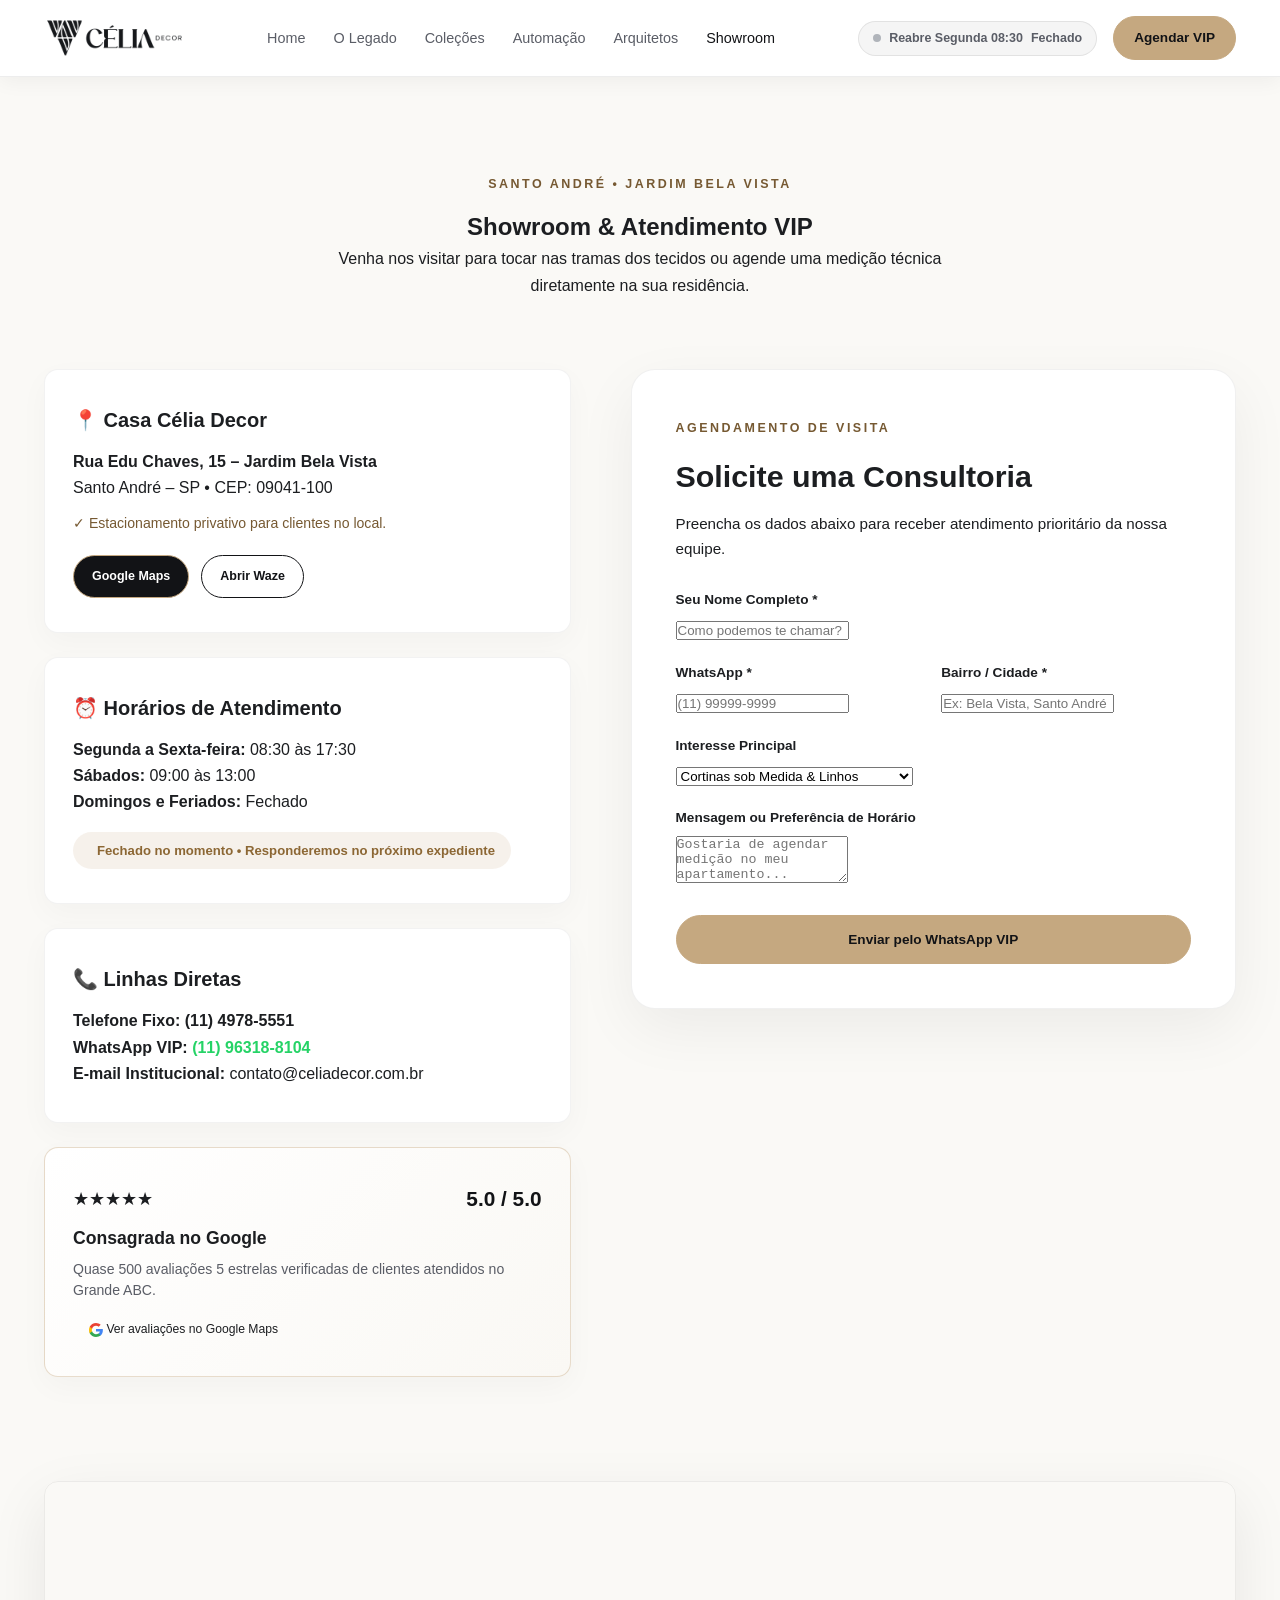
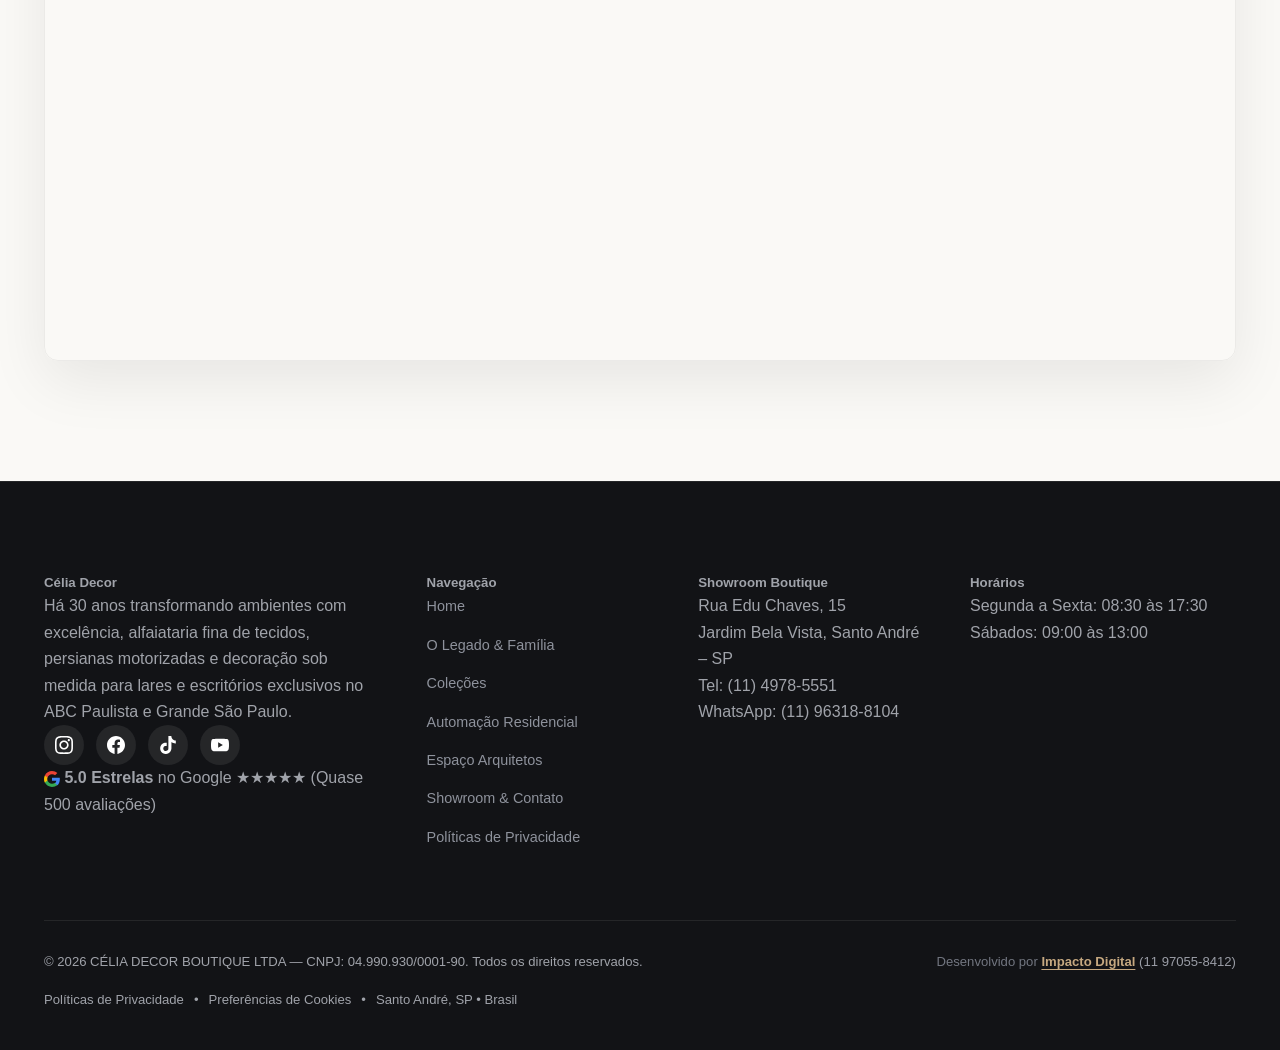
<file: contato.html>
<!DOCTYPE html>
<html lang="pt-BR">
<head>
  <meta charset="UTF-8">
  <meta name="viewport" content="width=device-width, initial-scale=1.0">
  <title>Showroom & Contato VIP — Célia Decor Santo André</title>
  <meta name="description" content="Visite nosso showroom na Rua Edu Chaves, 15, Jardim Bela Vista em Santo André. Agende sua consultoria exclusiva de cortinas e alta decoração.">
  <link rel="icon" type="image/png" href="assets/images/favicon.png">

  <!-- Google Fonts -->
  <link rel="preconnect" href="https://fonts.googleapis.com">
  <link rel="preconnect" href="https://fonts.gstatic.com" crossorigin>
  <link href="https://fonts.googleapis.com/css2?family=Cormorant+Garamond:ital,wght@0,300;0,400;0,500;0,600;1,400&family=Plus+Jakarta+Sans:wght@300;400;500;600;700&display=swap" rel="stylesheet">

  <link rel="stylesheet" href="css/style.css">
  <style>
    .contact-page-hero {
      padding: 170px 0 70px 0;
      background: var(--c-bg);
      text-align: center;
    }
    .contact-main-grid {
      display: grid;
      grid-template-columns: 1fr 1.15fr;
      gap: 60px;
      align-items: flex-start;
      margin-bottom: 80px;
    }
    .info-card-box {
      background: #FFFFFF;
      border-radius: var(--radius-md);
      padding: 34px 28px;
      box-shadow: 0 10px 30px rgba(0,0,0,0.03);
      border: 1px solid rgba(0,0,0,0.05);
      margin-bottom: 24px;
    }
    .status-live-tag {
      display: inline-flex;
      align-items: center;
      gap: 8px;
      padding: 8px 16px;
      border-radius: var(--radius-full);
      font-size: 0.82rem;
      font-weight: 600;
      margin-top: 16px;
    }
    .status-live-tag.open {
      background: rgba(37, 211, 102, 0.12);
      color: #167a3a;
    }
    .status-live-tag.closed {
      background: rgba(197, 168, 128, 0.16);
      color: #8c6734;
    }
    .vip-form-box {
      background: #FFFFFF;
      border-radius: var(--radius-lg);
      padding: 44px;
      box-shadow: 0 20px 60px rgba(0,0,0,0.06);
      border: 1px solid rgba(0,0,0,0.06);
    }
    .full-map-shell {
      height: 480px;
      border-radius: var(--radius-md);
      overflow: hidden;
      box-shadow: 0 20px 60px rgba(0,0,0,0.08);
      border: 1px solid rgba(0,0,0,0.06);
      margin-bottom: 120px;
    }
    .full-map-shell iframe {
      width: 100%;
      height: 100%;
      border: 0;
    }
    @media (max-width: 900px) {
      .contact-main-grid { grid-template-columns: 1fr; }
      .vip-form-box { padding: 24px; }
      .full-map-shell { height: 350px; }
    }
  </style>
</head>
<body>

  <!-- Header Flutuante de Luxo -->
  <header class="luxury-header theme-light">
    <div class="header-container">
      <div class="nav-shell">
        <a href="index.html" class="brand-wrapper" aria-label="Célia Decor Home">
          <img src="assets/images/logo-celia-decor-dark.png" alt="Célia Decor" class="brand-logo-img">
        </a>

        <nav>
          <ul class="nav-links">
            <li class="nav-item"><a href="index.html">Home</a></li>
            <li class="nav-item"><a href="sobre.html">O Legado</a></li>
            <li class="nav-item"><a href="produtos.html">Coleções</a></li>
            <li class="nav-item"><a href="automacao.html">Automação</a></li>
            <li class="nav-item"><a href="arquitetos.html">Arquitetos</a></li>
            <li class="nav-item"><a href="contato.html" class="active">Showroom</a></li>
          </ul>
        </nav>

        <!-- Área de Ações: Status Google + CTA + Menu Mobile -->
        <div class="header-actions">
          <a href="contato.html" class="header-live-badge is-offline" id="headerLiveStatus" title="Status de Atendimento em Tempo Real">
            <span class="live-status-dot"></span>
            <span class="badge-full-text">Fechado aos Domingos</span>
            <span class="badge-short-text">Fechado</span>
          </a>

          <a href="contato.html" class="nav-cta-btn header-cta">Agendar VIP</a>

          <button class="menu-burger" aria-label="Abrir Menu">
            <svg width="26" height="26" viewBox="0 0 24 24" fill="none" stroke="currentColor" stroke-width="1.8">
              <line x1="3" y1="12" x2="21" y2="12"></line>
              <line x1="3" y1="6" x2="21" y2="6"></line>
              <line x1="3" y1="18" x2="21" y2="18"></line>
            </svg>
          </button>
        </div>
      </div>
    </div>
  </header>

  <!-- Drawer Mobile -->
  <div class="mobile-drawer-overlay" id="mobileDrawerOverlay"></div>
  <aside class="mobile-drawer" id="mobileDrawer" aria-label="Menu Mobile">
    <div class="mobile-drawer-header">
      <img src="assets/images/logo-celia-decor-dark.png" alt="Célia Decor" class="mobile-drawer-logo">
      <button class="mobile-drawer-close" id="mobileDrawerClose" aria-label="Fechar Menu">✕</button>
    </div>

    <div class="mobile-drawer-status is-offline" id="mobileDrawerStatus">
      <span class="live-status-dot"></span>
      <span class="mobile-status-text">🌙 Fechado aos Domingos (Reabre Segunda 08:30)</span>
    </div>

    <nav class="mobile-drawer-nav">
      <a href="index.html" class="mobile-nav-link">Home</a>
      <a href="sobre.html" class="mobile-nav-link">O Legado & Família</a>
      <a href="produtos.html" class="mobile-nav-link">Coleções de Cortinas</a>
      <a href="automacao.html" class="mobile-nav-link">Automação Residencial</a>
      <a href="arquitetos.html" class="mobile-nav-link">Espaço Arquitetos</a>
      <a href="contato.html" class="mobile-nav-link active">Showroom & Contato</a>
      <a href="politica-de-privacidade.html" class="mobile-nav-link">Políticas de Privacidade</a>
    </nav>

    <div class="mobile-drawer-footer">
      <a href="contato.html" class="nav-cta-btn" style="width: 100%; justify-content: center; margin-bottom: 18px;">Agendar Consultoria VIP</a>

      <p class="mobile-drawer-hours">
        <strong>Casa Célia Decor — Santo André</strong><br>
        Rua Edu Chaves, 15 – Jardim Bela Vista<br>
        Seg a Sex: 08:30 às 17:30 | Sáb: 09:00 às 13:00
      </p>

      <div class="mobile-socials-row">
        <a href="https://www.instagram.com/celiadecoroficial/" target="_blank" rel="noopener noreferrer" class="social-circle-btn" aria-label="Instagram">
          <svg viewBox="0 0 24 24"><path d="M12 2.163c3.204 0 3.584.012 4.85.07 3.252.148 4.771 1.691 4.919 4.919.058 1.265.069 1.645.069 4.849 0 3.205-.012 3.584-.069 4.849-.149 3.225-1.664 4.771-4.919 4.919-1.266.058-1.644.07-4.85.07-3.204 0-3.584-.012-4.849-.07-3.26-.149-4.771-1.699-4.919-4.92-.058-1.265-.07-1.644-.07-4.849 0-3.204.013-3.583.07-4.849.149-3.227 1.664-4.771 4.919-4.919 1.266-.057 1.645-.069 4.849-.069zm0-2.163c-3.259 0-3.667.014-4.947.072-4.358.2-6.78 2.618-6.98 6.98-.059 1.281-.073 1.689-.073 4.948 0 3.259.014 3.668.072 4.948.2 4.358 2.618 6.78 6.98 6.98 1.281.058 1.689.072 4.948.072 3.259 0 3.668-.014 4.948-.072 4.354-.2 6.782-2.618 6.979-6.98.059-1.28.073-1.689.073-4.948 0-3.259-.014-3.667-.072-4.947-.196-4.354-2.617-6.78-6.979-6.98-1.281-.059-1.69-.073-4.949-.073zm0 5.838c-3.403 0-6.162 2.759-6.162 6.162s2.759 6.163 6.162 6.163 6.162-2.759 6.162-6.163c0-3.403-2.759-6.162-6.162-6.162zm0 10.162c-2.209 0-4-1.79-4-4 0-2.209 1.791-4 4-4s4 1.791 4 4c0 2.21-1.791 4-4 4zm6.406-11.845c-.796 0-1.441.645-1.441 1.44s.645 1.44 1.441 1.44c.795 0 1.439-.645 1.439-1.44s-.644-1.44-1.439-1.44z"/></svg>
        </a>
        <a href="https://www.facebook.com/CeliaDecorSP" target="_blank" rel="noopener noreferrer" class="social-circle-btn" aria-label="Facebook">
          <svg viewBox="0 0 24 24"><path d="M24 12.073c0-6.627-5.373-12-12-12s-12 5.373-12 12c0 5.99 4.388 10.954 10.125 11.854v-8.385H7.078v-3.47h3.047V9.43c0-3.007 1.792-4.669 4.533-4.669 1.312 0 2.686.235 2.686.235v2.953H15.83c-1.491 0-1.956.925-1.956 1.874v2.25h3.328l-.532 3.47h-2.796v8.385C19.612 23.027 24 18.062 24 12.073z"/></svg>
        </a>
        <a href="https://www.tiktok.com/@celiadecorsp" target="_blank" rel="noopener noreferrer" class="social-circle-btn" aria-label="TikTok">
          <svg viewBox="0 0 24 24"><path d="M12.525.02c1.31-.02 2.61-.01 3.91-.02.08 1.53.63 3.09 1.75 4.17 1.12 1.11 2.7 1.62 4.24 1.79v4.03c-1.44-.05-2.89-.35-4.2-.97-.57-.26-1.1-.59-1.62-1.01-.01 2.92.01 5.84-.02 8.75-.08 1.4-.54 2.79-1.35 3.94-1.31 1.92-3.58 3.17-5.91 3.21-1.43.08-2.86-.31-4.08-1.03-2.02-1.19-3.44-3.37-3.65-5.71-.02-.5-.03-1-.01-1.49.18-1.9 1.12-3.72 2.58-4.96 1.66-1.44 3.98-2.13 6.15-1.72.02 1.48-.04 2.96-.04 4.44-.99-.32-2.15-.23-3.02.37-.63.41-1.11 1.04-1.36 1.75-.21.51-.24 1.07-.14 1.61.24 1.64 1.82 3.02 3.5 2.87 1.12-.01 2.19-.66 2.77-1.61.19-.33.4-.67.41-1.06.1-1.79.06-3.57.07-5.36.01-4.03-.01-8.05.02-12.07z"/></svg>
        </a>
        <a href="https://www.youtube.com/channel/UCJTca4iiQOWq3MMVdK5Np2Q" target="_blank" rel="noopener noreferrer" class="social-circle-btn" aria-label="YouTube">
          <svg viewBox="0 0 24 24"><path d="M23.498 6.186a3.016 3.016 0 0 0-2.122-2.136C19.505 3.545 12 3.545 12 3.545s-7.505 0-9.377.505A3.017 3.017 0 0 0 .502 6.186C0 8.07 0 12 0 12s0 3.93.502 5.814a3.016 3.016 0 0 0 2.122 2.136c1.871.505 9.376.505 9.376.505s7.505 0 9.377-.505a3.015 3.015 0 0 0 2.122-2.136C24 15.93 24 12 24 12s0-3.93-.502-5.814zM9.545 15.568V8.432L15.818 12l-6.273 3.568z"/></svg>
        </a>
      </div>
    </div>
  </aside>

  <!-- Cabeçalho -->
  <section class="contact-page-hero">
    <div class="container">
      <span class="tag-label">Santo André • Jardim Bela Vista</span>
      <h1>Showroom & Atendimento VIP</h1>
      <p style="max-width: 680px; margin: 0 auto;">Venha nos visitar para tocar nas tramas dos tecidos ou agende uma medição técnica diretamente na sua residência.</p>
    </div>
  </section>

  <!-- Conteúdo de Contato -->
  <section style="background: var(--c-bg);">
    <div class="container">
      <div class="contact-main-grid">
        
        <!-- Cartões de Informações -->
        <div>
          <div class="info-card-box">
            <h4 style="font-size: 1.25rem; margin-bottom: 12px;">📍 Casa Célia Decor</h4>
            <p><strong>Rua Edu Chaves, 15 – Jardim Bela Vista</strong><br>Santo André – SP • CEP: 09041-100</p>
            <p style="margin-top: 10px; font-size: 0.88rem; color: var(--c-gold-dark);">✓ Estacionamento privativo para clientes no local.</p>
            
            <div style="margin-top: 20px; display: flex; gap: 12px; flex-wrap: wrap;">
              <a href="https://maps.google.com/?q=Rua+Edu+Chaves,+15,+Jardim+Bela+Vista,+Santo+Andr%C3%A9" target="_blank" rel="noopener" class="nav-cta-btn" style="background: var(--c-dark); color: #FFF; font-size: 0.78rem; padding: 10px 18px;">Google Maps</a>
              <a href="https://waze.com/ul?q=Rua+Edu+Chaves,+15,+Santo+Andr%C3%A9" target="_blank" rel="noopener" class="nav-cta-btn" style="background: transparent; color: var(--c-dark); border-color: var(--c-dark); font-size: 0.78rem; padding: 10px 18px;">Abrir Waze</a>
            </div>
          </div>

          <div class="info-card-box">
            <h4 style="font-size: 1.25rem; margin-bottom: 12px;">⏰ Horários de Atendimento</h4>
            <p><strong>Segunda a Sexta-feira:</strong> 08:30 às 17:30<br>
            <strong>Sábados:</strong> 09:00 às 13:00<br>
            <strong>Domingos e Feriados:</strong> Fechado</p>

            <div id="contactStatusTag" class="status-live-tag open">
              <span class="wa-pulse-dot" style="background: currentColor;"></span>
              <span id="contactStatusLabel">Consultando horário...</span>
            </div>
          </div>

          <div class="info-card-box">
            <h4 style="font-size: 1.25rem; margin-bottom: 12px;">📞 Linhas Diretas</h4>
            <p><strong>Telefone Fixo:</strong> <a href="tel:1149785551" style="color: var(--c-text-main); font-weight: 600;">(11) 4978-5551</a><br>
            <strong>WhatsApp VIP:</strong> <a href="https://wa.me/5511963188104" target="_blank" style="color: #25D366; font-weight: 700;">(11) 96318-8104</a><br>
            <strong>E-mail Institucional:</strong> contato@celiadecor.com.br</p>
          </div>

          <!-- Card de Avaliações Google 5.0 -->
          <div class="info-card-box" style="background: linear-gradient(135deg, #FFFFFF 0%, #FAF8F4 100%); border: 1.5px solid rgba(197, 168, 128, 0.4);">
            <div style="display: flex; align-items: center; justify-content: space-between; margin-bottom: 8px;">
              <span class="google-stars-row" style="font-size: 1.15rem;">★★★★★</span>
              <span style="font-size: 1.3rem; font-weight: 700; color: var(--c-dark);">5.0 / 5.0</span>
            </div>
            <h4 style="font-size: 1.1rem; margin-bottom: 6px;">Consagrada no Google</h4>
            <p style="font-size: 0.88rem; color: var(--c-text-muted); line-height: 1.5; margin-bottom: 14px;">Quase 500 avaliações 5 estrelas verificadas de clientes atendidos no Grande ABC.</p>
            <a href="https://maps.app.goo.gl/celiadecor" target="_blank" rel="noopener noreferrer" class="btn-google-direct" style="width: 100%; font-size: 0.76rem; padding: 10px 16px;">
              <svg viewBox="0 0 24 24" width="14" height="14">
                <path fill="#4285F4" d="M23.745 12.27c0-.7-.06-1.4-.19-2.07H12v4.51h6.6c-.29 1.52-1.14 2.8-2.4 3.65v3.03h3.88c2.27-2.09 3.66-5.17 3.66-9.12z"/>
                <path fill="#34A853" d="M12 24c3.24 0 5.95-1.08 7.93-2.91l-3.88-3.03c-1.08.72-2.45 1.16-4.05 1.16-3.12 0-5.77-2.1-6.72-4.93H1.25v3.13C3.27 21.41 7.34 24 12 24z"/>
                <path fill="#FBBC05" d="M5.28 14.29c-.25-.72-.38-1.49-.38-2.29s.13-1.57.38-2.29V6.58H1.25C.45 8.18 0 10.03 0 12s.45 3.82 1.25 5.42l4.03-3.13z"/>
                <path fill="#EA4335" d="M12 4.75c1.77 0 3.35.61 4.6 1.8l3.42-3.42C17.95 1.19 15.24 0 12 0 7.34 0 3.27 2.59 1.25 6.58l4.03 3.13c.95-2.83 3.6-4.96 6.72-4.96z"/>
              </svg>
              Ver avaliações no Google Maps
            </a>
          </div>
        </div>

        <!-- Formulário VIP -->
        <div class="vip-form-box">
          <span class="tag-label">Agendamento de Visita</span>
          <h2 style="font-size: 1.9rem; margin-bottom: 10px;">Solicite uma Consultoria</h2>
          <p style="font-size: 0.95rem; margin-bottom: 28px;">Preencha os dados abaixo para receber atendimento prioritário da nossa equipe.</p>

          <form onsubmit="handleClientForm(event)">
            <div style="margin-bottom: 18px;">
              <label style="display: block; font-size: 0.85rem; font-weight: 600; margin-bottom: 6px;">Seu Nome Completo *</label>
              <input type="text" id="cliName" class="form-input-clean" placeholder="Como podemos te chamar?" required>
            </div>

            <div style="display: grid; grid-template-columns: 1fr 1fr; gap: 16px; margin-bottom: 18px;">
              <div>
                <label style="display: block; font-size: 0.85rem; font-weight: 600; margin-bottom: 6px;">WhatsApp *</label>
                <input type="tel" id="cliPhone" class="form-input-clean" placeholder="(11) 99999-9999" required>
              </div>
              <div>
                <label style="display: block; font-size: 0.85rem; font-weight: 600; margin-bottom: 6px;">Bairro / Cidade *</label>
                <input type="text" id="cliCity" class="form-input-clean" placeholder="Ex: Bela Vista, Santo André" required>
              </div>
            </div>

            <div style="margin-bottom: 18px;">
              <label style="display: block; font-size: 0.85rem; font-weight: 600; margin-bottom: 6px;">Interesse Principal</label>
              <select id="cliType" class="form-input-clean">
                <option value="Cortinas sob Medida">Cortinas sob Medida & Linhos</option>
                <option value="Persianas Motorizadas">Persianas Motorizadas / Automação</option>
                <option value="Papéis de Parede">Papéis de Parede Importados</option>
                <option value="Tapetes e Estofados">Tapetes sob Medida / Cabeceiras</option>
                <option value="Projeto de Decoração Completo">Projeto Completo de Decoração</option>
              </select>
            </div>

            <div style="margin-bottom: 24px;">
              <label style="display: block; font-size: 0.85rem; font-weight: 600; margin-bottom: 6px;">Mensagem ou Preferência de Horário</label>
              <textarea id="cliNotes" class="form-input-clean" rows="3" placeholder="Gostaria de agendar medição no meu apartamento..."></textarea>
            </div>

            <button type="submit" class="nav-cta-btn" style="background: var(--c-gold); color: #121316; width: 100%; justify-content: center; padding: 16px;">Enviar pelo WhatsApp VIP</button>
          </form>
        </div>

      </div>

      <!-- Mapa Amplo -->
      <div class="full-map-shell">
        <iframe 
          src="https://maps.google.com/maps?q=Rua%20Edu%20Chaves,%2015,%20Jardim%20Bela%20Vista,%20Santo%20Andr%C3%A9%20SP&t=m&z=16&output=embed&iwloc=near" 
          title="Mapa Completo Showroom Célia Decor Santo André"
          loading="lazy">
        </iframe>
      </div>
    </div>
  </section>

  <!-- Rodapé Master -->
  <footer class="site-master-footer">
    <div class="container">
      <div class="footer-columns-grid">
        <div class="footer-col-block">
          <h5>Célia Decor</h5>
          <p>Há 30 anos transformando ambientes com excelência, alfaiataria fina de tecidos, persianas motorizadas e decoração sob medida para lares e escritórios exclusivos no ABC Paulista e Grande São Paulo.</p>
          
          <div class="footer-social-row">
            <a href="https://www.instagram.com/celiadecoroficial/" target="_blank" rel="noopener noreferrer" class="social-circle-btn" aria-label="Instagram Célia Decor">
              <svg viewBox="0 0 24 24"><path d="M12 2.163c3.204 0 3.584.012 4.85.07 3.252.148 4.771 1.691 4.919 4.919.058 1.265.069 1.645.069 4.849 0 3.205-.012 3.584-.069 4.849-.149 3.225-1.664 4.771-4.919 4.919-1.266.058-1.644.07-4.85.07-3.204 0-3.584-.012-4.849-.07-3.26-.149-4.771-1.699-4.919-4.92-.058-1.265-.07-1.644-.07-4.849 0-3.204.013-3.583.07-4.849.149-3.227 1.664-4.771 4.919-4.919 1.266-.057 1.645-.069 4.849-.069zm0-2.163c-3.259 0-3.667.014-4.947.072-4.358.2-6.78 2.618-6.98 6.98-.059 1.281-.073 1.689-.073 4.948 0 3.259.014 3.668.072 4.948.2 4.358 2.618 6.78 6.98 6.98 1.281.058 1.689.072 4.948.072 3.259 0 3.668-.014 4.948-.072 4.354-.2 6.782-2.618 6.979-6.98.059-1.28.073-1.689.073-4.948 0-3.259-.014-3.667-.072-4.947-.196-4.354-2.617-6.78-6.979-6.98-1.281-.059-1.69-.073-4.949-.073zm0 5.838c-3.403 0-6.162 2.759-6.162 6.162s2.759 6.163 6.162 6.163 6.162-2.759 6.162-6.163c0-3.403-2.759-6.162-6.162-6.162zm0 10.162c-2.209 0-4-1.79-4-4 0-2.209 1.791-4 4-4s4 1.791 4 4c0 2.21-1.791 4-4 4zm6.406-11.845c-.796 0-1.441.645-1.441 1.44s.645 1.44 1.441 1.44c.795 0 1.439-.645 1.439-1.44s-.644-1.44-1.439-1.44z"/></svg>
            </a>
            <a href="https://www.facebook.com/CeliaDecorSP" target="_blank" rel="noopener noreferrer" class="social-circle-btn" aria-label="Facebook Célia Decor">
              <svg viewBox="0 0 24 24"><path d="M24 12.073c0-6.627-5.373-12-12-12s-12 5.373-12 12c0 5.99 4.388 10.954 10.125 11.854v-8.385H7.078v-3.47h3.047V9.43c0-3.007 1.792-4.669 4.533-4.669 1.312 0 2.686.235 2.686.235v2.953H15.83c-1.491 0-1.956.925-1.956 1.874v2.25h3.328l-.532 3.47h-2.796v8.385C19.612 23.027 24 18.062 24 12.073z"/></svg>
            </a>
            <a href="https://www.tiktok.com/@celiadecorsp" target="_blank" rel="noopener noreferrer" class="social-circle-btn" aria-label="TikTok Célia Decor">
              <svg viewBox="0 0 24 24"><path d="M12.525.02c1.31-.02 2.61-.01 3.91-.02.08 1.53.63 3.09 1.75 4.17 1.12 1.11 2.7 1.62 4.24 1.79v4.03c-1.44-.05-2.89-.35-4.2-.97-.57-.26-1.1-.59-1.62-1.01-.01 2.92.01 5.84-.02 8.75-.08 1.4-.54 2.79-1.35 3.94-1.31 1.92-3.58 3.17-5.91 3.21-1.43.08-2.86-.31-4.08-1.03-2.02-1.19-3.44-3.37-3.65-5.71-.02-.5-.03-1-.01-1.49.18-1.9 1.12-3.72 2.58-4.96 1.66-1.44 3.98-2.13 6.15-1.72.02 1.48-.04 2.96-.04 4.44-.99-.32-2.15-.23-3.02.37-.63.41-1.11 1.04-1.36 1.75-.21.51-.24 1.07-.14 1.61.24 1.64 1.82 3.02 3.5 2.87 1.12-.01 2.19-.66 2.77-1.61.19-.33.4-.67.41-1.06.1-1.79.06-3.57.07-5.36.01-4.03-.01-8.05.02-12.07z"/></svg>
            </a>
            <a href="https://www.youtube.com/channel/UCJTca4iiQOWq3MMVdK5Np2Q" target="_blank" rel="noopener noreferrer" class="social-circle-btn" aria-label="YouTube Célia Decor">
              <svg viewBox="0 0 24 24"><path d="M23.498 6.186a3.016 3.016 0 0 0-2.122-2.136C19.505 3.545 12 3.545 12 3.545s-7.505 0-9.377.505A3.017 3.017 0 0 0 .502 6.186C0 8.07 0 12 0 12s0 3.93.502 5.814a3.016 3.016 0 0 0 2.122 2.136c1.871.505 9.376.505 9.376.505s7.505 0 9.377-.505a3.015 3.015 0 0 0 2.122-2.136C24 15.93 24 12 24 12s0-3.93-.502-5.814zM9.545 15.568V8.432L15.818 12l-6.273 3.568z"/></svg>
            </a>
          </div>

          <!-- Selo Google 5.0 no Rodapé -->
          <a href="index.html#avaliacoes-google" class="footer-google-trust-badge" title="Ver avaliações no Google">
            <svg viewBox="0 0 24 24" width="16" height="16">
              <path fill="#4285F4" d="M23.745 12.27c0-.7-.06-1.4-.19-2.07H12v4.51h6.6c-.29 1.52-1.14 2.8-2.4 3.65v3.03h3.88c2.27-2.09 3.66-5.17 3.66-9.12z"/>
              <path fill="#34A853" d="M12 24c3.24 0 5.95-1.08 7.93-2.91l-3.88-3.03c-1.08.72-2.45 1.16-4.05 1.16-3.12 0-5.77-2.1-6.72-4.93H1.25v3.13C3.27 21.41 7.34 24 12 24z"/>
              <path fill="#FBBC05" d="M5.28 14.29c-.25-.72-.38-1.49-.38-2.29s.13-1.57.38-2.29V6.58H1.25C.45 8.18 0 10.03 0 12s.45 3.82 1.25 5.42l4.03-3.13z"/>
              <path fill="#EA4335" d="M12 4.75c1.77 0 3.35.61 4.6 1.8l3.42-3.42C17.95 1.19 15.24 0 12 0 7.34 0 3.27 2.59 1.25 6.58l4.03 3.13c.95-2.83 3.6-4.96 6.72-4.96z"/>
            </svg>
            <span><strong>5.0 Estrelas</strong> no Google <span class="stars">★★★★★</span> (Quase 500 avaliações)</span>
          </a>
        </div>

        <div class="footer-col-block">
          <h5>Navegação</h5>
          <ul class="footer-nav-list">
            <li><a href="index.html">Home</a></li>
            <li><a href="sobre.html">O Legado & Família</a></li>
            <li><a href="produtos.html">Coleções</a></li>
            <li><a href="automacao.html">Automação Residencial</a></li>
            <li><a href="arquitetos.html">Espaço Arquitetos</a></li>
            <li><a href="contato.html">Showroom & Contato</a></li>
            <li><a href="politica-de-privacidade.html">Políticas de Privacidade</a></li>
          </ul>
        </div>

        <div class="footer-col-block">
          <h5>Showroom Boutique</h5>
          <p>Rua Edu Chaves, 15<br>Jardim Bela Vista, Santo André – SP<br>Tel: (11) 4978-5551<br>WhatsApp: (11) 96318-8104</p>
        </div>

        <div class="footer-col-block">
          <h5>Horários</h5>
          <p>Segunda a Sexta: 08:30 às 17:30<br>Sábados: 09:00 às 13:00</p>
        </div>
      </div>

      <div class="footer-sub-bottom">
        <div class="footer-copyright-col">
          <span>© 2026 CÉLIA DECOR BOUTIQUE LTDA — CNPJ: 04.990.930/0001-90. Todos os direitos reservados.</span>
        </div>

        <!-- Crédito Discreto da Agência Impacto Digital -->
        <div class="footer-agency-discrete">
          <span>Desenvolvido por <a href="https://wa.me/5511970558412?text=Ol%C3%A1%20Impacto%20Digital!%20Vi%20o%20site%20da%20C%C3%A9lia%20Decor%20e%20gostaria%20de%20um%20projeto%20digital." target="_blank" rel="noopener noreferrer" class="agency-discrete-link" title="Falar com a Impacto Digital no WhatsApp">Impacto Digital</a> <span class="agency-discrete-phone">(11 97055-8412)</span></span>
        </div>

        <div class="footer-legal-links">
          <a href="politica-de-privacidade.html">Políticas de Privacidade</a>
          <span class="sep">•</span>
          <a href="javascript:void(0)" class="cookie-settings-trigger">Preferências de Cookies</a>
          <span class="sep">•</span>
          <span>Santo André, SP • Brasil</span>
        </div>
      </div>
    </div>
  </footer>

  <!-- Smart WhatsApp -->
  <div class="smart-wa-bubble"></div>

  <script src="js/main.js"></script>
  <script>
    // Status do Showroom ao Vivo
    document.addEventListener('DOMContentLoaded', () => {
      const tag = document.getElementById('contactStatusTag');
      const label = document.getElementById('contactStatusLabel');
      if (!tag || !label) return;

      const now = new Date();
      const day = now.getDay();
      const cur = now.getHours() + (now.getMinutes() / 60);

      let isOpen = false;
      if (day >= 1 && day <= 5 && cur >= 8.5 && cur < 17.5) {
        isOpen = true;
      } else if (day === 6 && cur >= 9.0 && cur < 13.0) {
        isOpen = true;
      }

      if (isOpen) {
        tag.className = 'status-live-tag open';
        label.textContent = 'Aberto agora • Atendimento presencial no showroom';
      } else {
        tag.className = 'status-live-tag closed';
        label.textContent = 'Fechado no momento • Responderemos no próximo expediente';
      }
    });

    function handleClientForm(e) {
      e.preventDefault();
      const name = document.getElementById('cliName').value;
      const phone = document.getElementById('cliPhone').value;
      const city = document.getElementById('cliCity').value;
      const type = document.getElementById('cliType').value;
      const notes = document.getElementById('cliNotes').value;

      const text = `Olá! Meu nome é ${name} (${phone}), de ${city}. Gostaria de atendimento/agendamento sobre: ${type}. Detalhes: ${notes}`;
      const url = `https://wa.me/5511963188104?text=${encodeURIComponent(text)}`;
      window.open(url, '_blank');
    }
  </script>
</body>
</html>
</file>
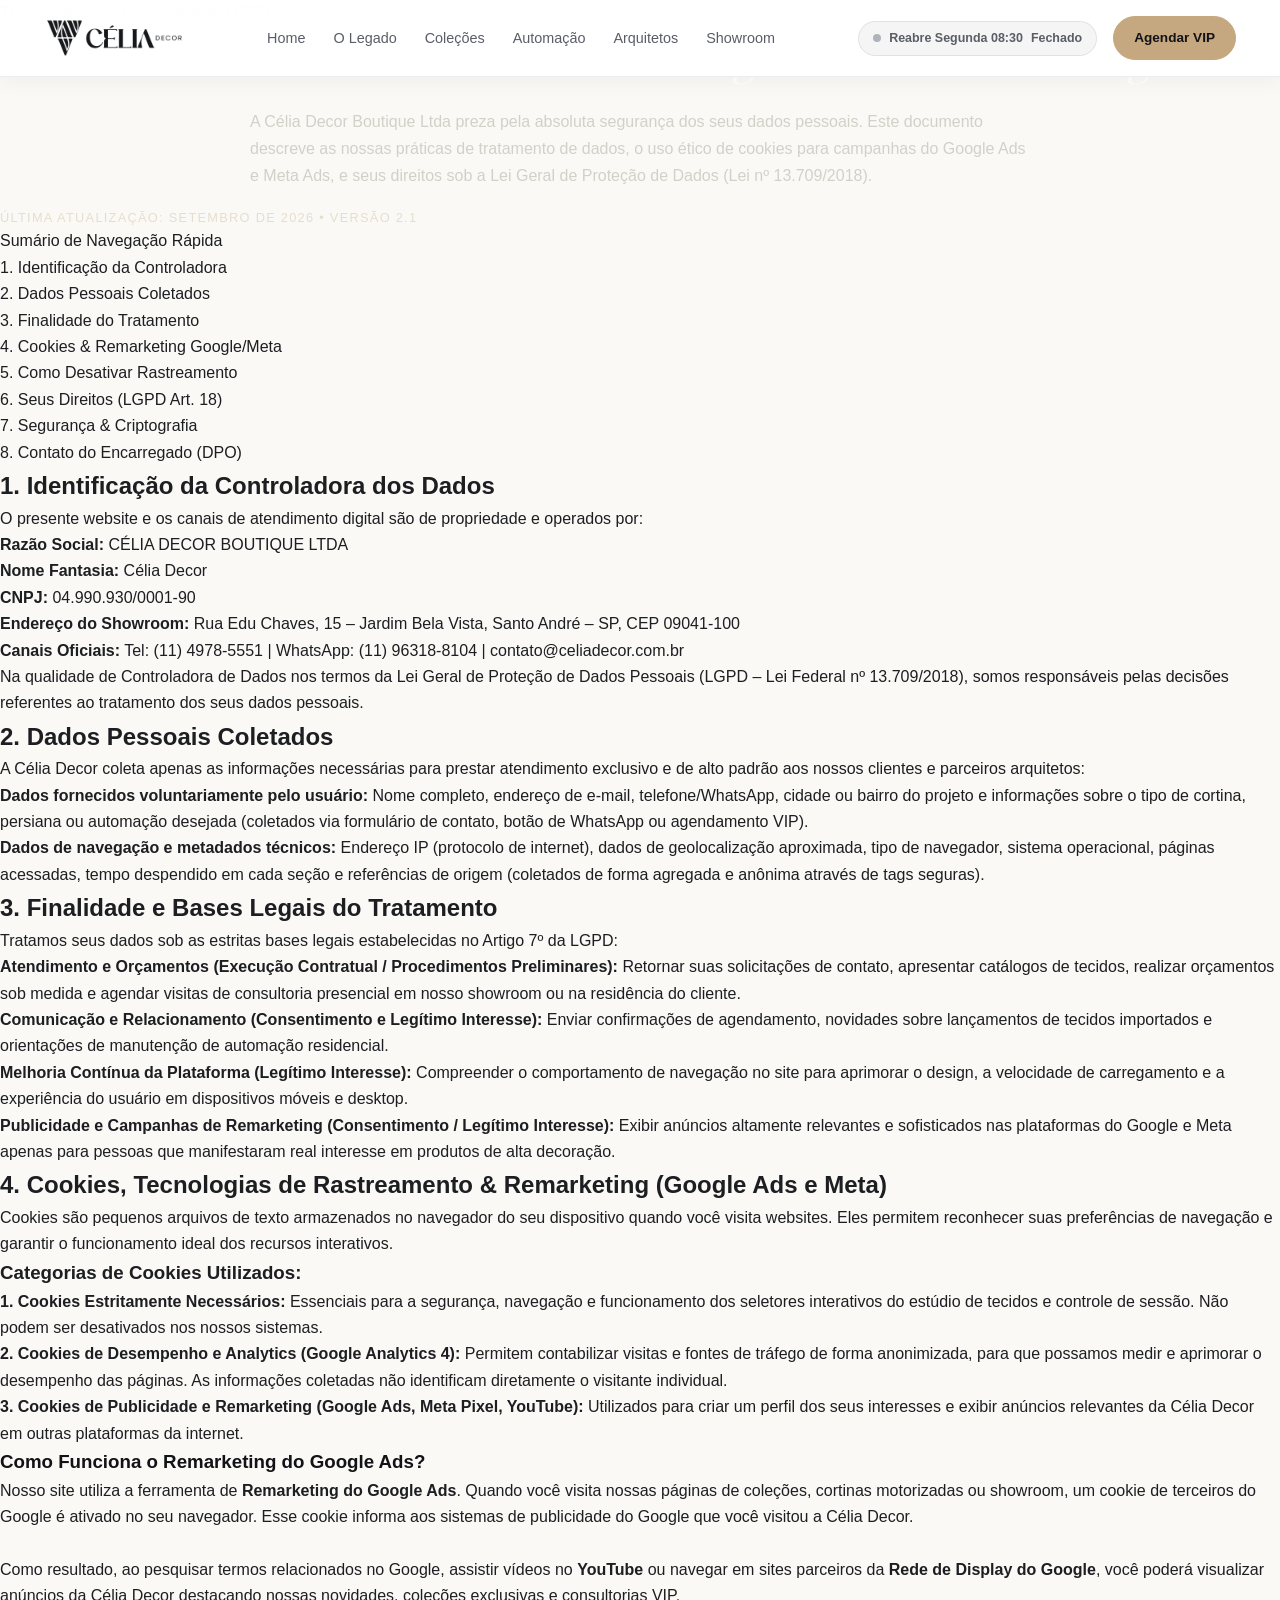
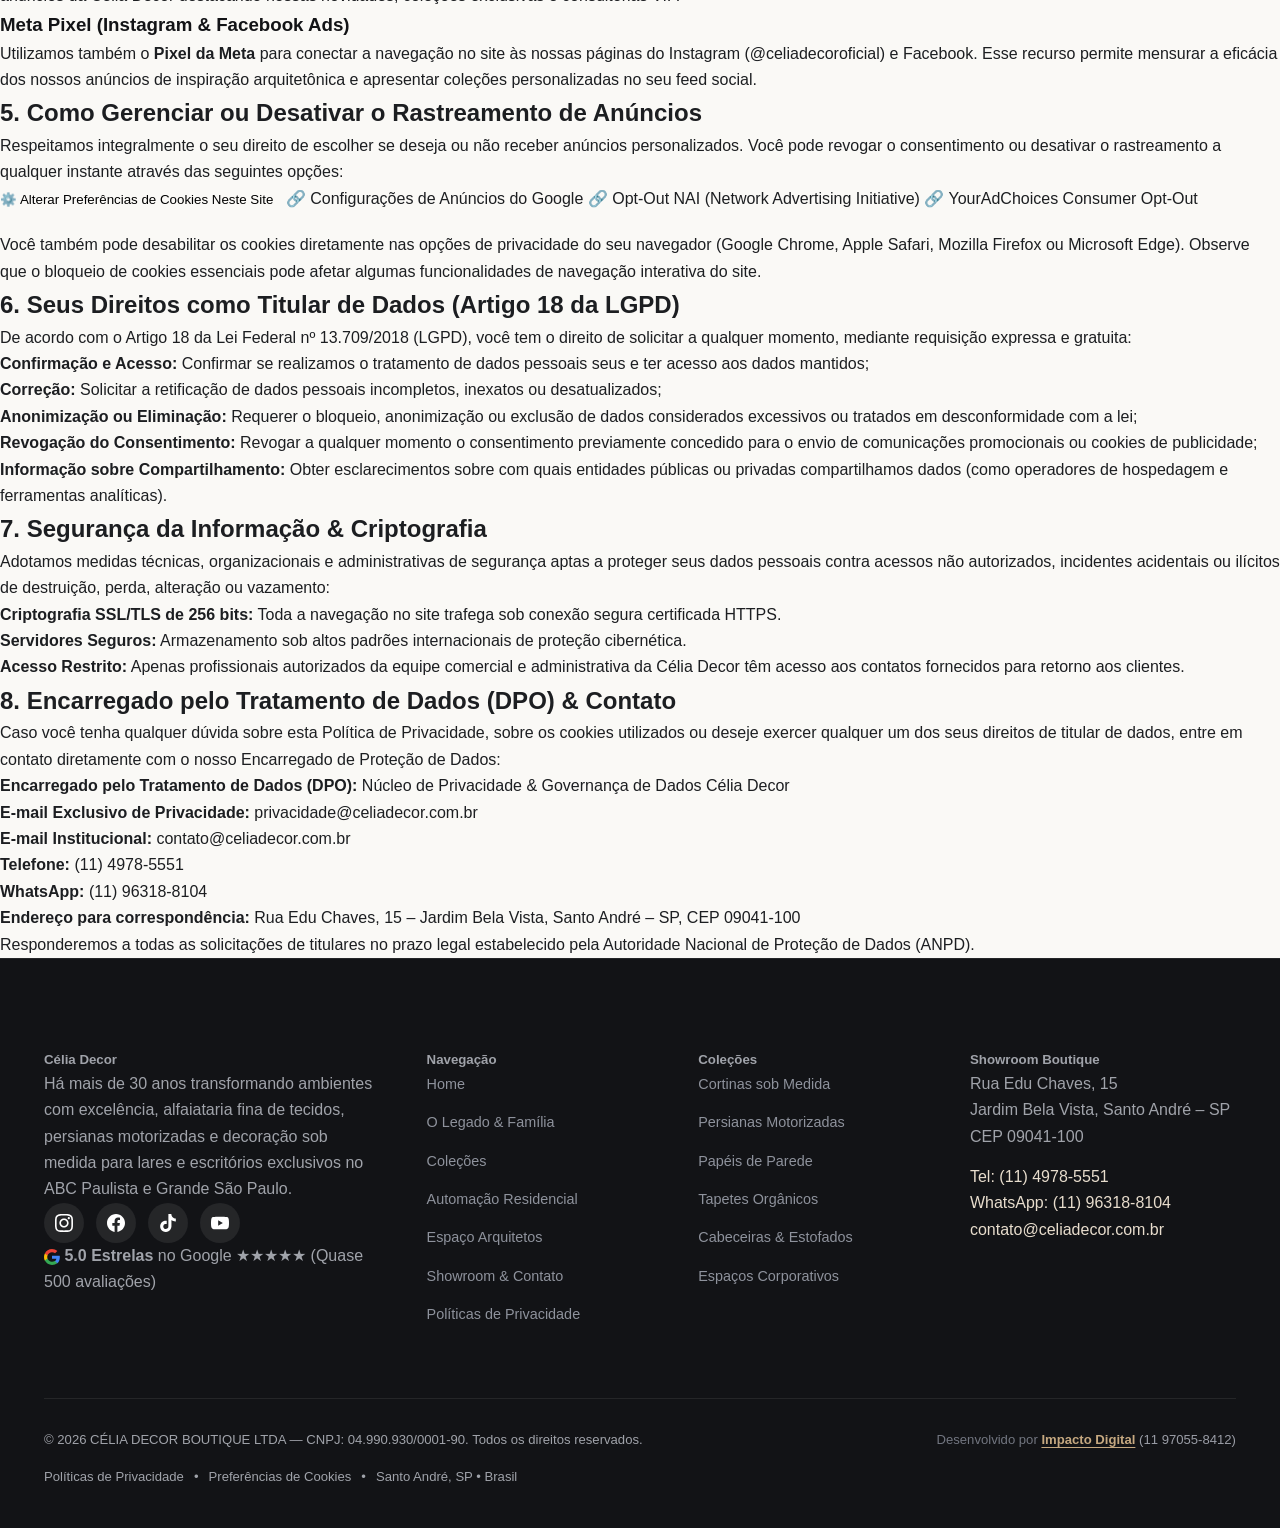
<file: politica-de-privacidade.html>
<!DOCTYPE html>
<html lang="pt-BR">
<head>
  <meta charset="UTF-8">
  <meta name="viewport" content="width=device-width, initial-scale=1.0">
  <title>Políticas de Privacidade &amp; Remarketing | Célia Decor Santo André</title>
  <meta name="description" content="Política de Privacidade e Termos de Uso da Célia Decor Boutique Ltda. Conformidade total com a LGPD (Lei nº 13.709/2018), Google Ads Remarketing e Meta Ads.">
  <meta name="robots" content="index, follow">
  <link rel="canonical" href="https://ricardorickbony-lgtm.github.io/celia-decor/politica-de-privacidade.html">

  <!-- Open Graph -->
  <meta property="og:title" content="Políticas de Privacidade &amp; Remarketing | Célia Decor">
  <meta property="og:description" content="Conheça como a Célia Decor protege seus dados, gerencia cookies e aplica tecnologias de remarketing transparente conforme a LGPD e Google Ads.">
  <meta property="og:type" content="website">

  <!-- Google Fonts -->
  <link rel="preconnect" href="https://fonts.googleapis.com">
  <link rel="preconnect" href="https://fonts.gstatic.com" crossorigin>
  <link href="https://fonts.googleapis.com/css2?family=Montserrat:ital,wght@0,300;0,400;0,500;0,600;0,700;1,300;1,400&family=Playfair+Display:ital,wght@0,400;0,500;0,600;0,700;1,400;1,500&display=swap" rel="stylesheet">

  <!-- Estilos Globais -->
  <link rel="stylesheet" href="css/style.css">
</head>
<body class="page-politica">

  <!-- ========================================================================
       CABEÇALHO FLUTUANTE DE LUXO (LIMPO, ESPAÇOSO E NOBRE)
       ======================================================================== -->
  <header class="luxury-header theme-light" id="mainHeader">
    <div class="header-container">
      <div class="nav-shell">
        <a href="index.html" class="brand-wrapper" aria-label="Célia Decor Home">
          <img src="assets/images/logo-celia-decor-dark.png" alt="Célia Decor" class="brand-logo-img logo-dark">
        </a>

        <nav>
          <ul class="nav-links">
            <li class="nav-item"><a href="index.html">Home</a></li>
            <li class="nav-item"><a href="sobre.html">O Legado</a></li>
            <li class="nav-item"><a href="produtos.html">Coleções</a></li>
            <li class="nav-item"><a href="automacao.html">Automação</a></li>
            <li class="nav-item"><a href="arquitetos.html">Arquitetos</a></li>
            <li class="nav-item"><a href="contato.html">Showroom</a></li>
          </ul>
        </nav>

        <!-- Ações do Topo: Status Google + CTA + Menu Mobile -->
        <div class="header-actions">
          <a href="contato.html" class="header-live-badge is-offline" id="headerLiveStatus" title="Status de Atendimento em Tempo Real">
            <span class="live-status-dot"></span>
            <span class="badge-full-text">Fechado aos Domingos</span>
            <span class="badge-short-text">Fechado</span>
          </a>

          <a href="contato.html" class="nav-cta-btn header-cta">Agendar VIP</a>

          <button class="menu-burger" aria-label="Abrir Menu">
            <svg width="26" height="26" viewBox="0 0 24 24" fill="none" stroke="currentColor" stroke-width="1.8">
              <line x1="3" y1="12" x2="21" y2="12"></line>
              <line x1="3" y1="6" x2="21" y2="6"></line>
              <line x1="3" y1="18" x2="21" y2="18"></line>
            </svg>
          </button>
        </div>
      </div>
    </div>
  </header>

  <!-- ========================================================================
       DRAWER MOBILE COM REDES SOCIAIS E NAVEGAÇÃO
       ======================================================================== -->
  <div class="mobile-drawer-overlay" id="mobileDrawerOverlay"></div>
  <aside class="mobile-drawer" id="mobileDrawer" aria-label="Menu de Navegação Mobile">
    <div class="mobile-drawer-header">
      <img src="assets/images/logo-celia-decor-dark.png" alt="Célia Decor" class="mobile-drawer-logo">
      <button class="mobile-drawer-close" id="mobileDrawerClose" aria-label="Fechar Menu">✕</button>
    </div>

    <div class="mobile-drawer-status is-offline" id="mobileDrawerStatus">
      <span class="live-status-dot"></span>
      <span class="mobile-status-text">🌙 Fechado aos Domingos (Reabre Segunda 08:30)</span>
    </div>

    <nav class="mobile-drawer-nav">
      <a href="index.html" class="mobile-nav-link">Home</a>
      <a href="sobre.html" class="mobile-nav-link">O Legado &amp; Família</a>
      <a href="produtos.html" class="mobile-nav-link">Coleções de Cortinas</a>
      <a href="automacao.html" class="mobile-nav-link">Automação Residencial</a>
      <a href="arquitetos.html" class="mobile-nav-link">Espaço Arquitetos</a>
      <a href="contato.html" class="mobile-nav-link">Showroom &amp; Contato</a>
      <a href="politica-de-privacidade.html" class="mobile-nav-link active">Políticas de Privacidade</a>
    </nav>

    <div class="mobile-drawer-footer">
      <a href="contato.html" class="nav-cta-btn" style="width: 100%; justify-content: center; margin-bottom: 18px;">Agendar Consultoria VIP</a>

      <p class="mobile-drawer-hours">
        <strong>Casa Célia Decor — Santo André</strong><br>
        Rua Edu Chaves, 15 – Jardim Bela Vista<br>
        Seg a Sex: 08:30 às 17:30 | Sáb: 09:00 às 13:00
      </p>

      <div class="mobile-socials-row">
        <a href="https://www.instagram.com/celiadecoroficial/" target="_blank" rel="noopener noreferrer" class="social-circle-btn" aria-label="Instagram">
          <svg viewBox="0 0 24 24"><path d="M12 2.163c3.204 0 3.584.012 4.85.07 3.252.148 4.771 1.691 4.919 4.919.058 1.265.069 1.645.069 4.849 0 3.205-.012 3.584-.069 4.849-.149 3.225-1.664 4.771-4.919 4.919-1.266.058-1.644.07-4.85.07-3.204 0-3.584-.012-4.849-.07-3.26-.149-4.771-1.699-4.919-4.92-.058-1.265-.07-1.644-.07-4.849 0-3.204.013-3.583.07-4.849.149-3.227 1.664-4.771 4.919-4.919 1.266-.057 1.645-.069 4.849-.069zm0-2.163c-3.259 0-3.667.014-4.947.072-4.358.2-6.78 2.618-6.98 6.98-.059 1.281-.073 1.689-.073 4.948 0 3.259.014 3.668.072 4.948.2 4.358 2.618 6.78 6.98 6.98 1.281.058 1.689.072 4.948.072 3.259 0 3.668-.014 4.948-.072 4.354-.2 6.782-2.618 6.979-6.98.059-1.28.073-1.689.073-4.948 0-3.259-.014-3.667-.072-4.947-.196-4.354-2.617-6.78-6.979-6.98-1.281-.059-1.69-.073-4.949-.073zm0 5.838c-3.403 0-6.162 2.759-6.162 6.162s2.759 6.163 6.162 6.163 6.162-2.759 6.162-6.163c0-3.403-2.759-6.162-6.162-6.162zm0 10.162c-2.209 0-4-1.79-4-4 0-2.209 1.791-4 4-4s4 1.791 4 4c0 2.21-1.791 4-4 4zm6.406-11.845c-.796 0-1.441.645-1.441 1.44s.645 1.44 1.441 1.44c.795 0 1.439-.645 1.439-1.44s-.644-1.44-1.439-1.44z"/></svg>
        </a>
        <a href="https://www.facebook.com/CeliaDecorSP" target="_blank" rel="noopener noreferrer" class="social-circle-btn" aria-label="Facebook">
          <svg viewBox="0 0 24 24"><path d="M24 12.073c0-6.627-5.373-12-12-12s-12 5.373-12 12c0 5.99 4.388 10.954 10.125 11.854v-8.385H7.078v-3.47h3.047V9.43c0-3.007 1.792-4.669 4.533-4.669 1.312 0 2.686.235 2.686.235v2.953H15.83c-1.491 0-1.956.925-1.956 1.874v2.25h3.328l-.532 3.47h-2.796v8.385C19.612 23.027 24 18.062 24 12.073z"/></svg>
        </a>
        <a href="https://www.tiktok.com/@celiadecorsp" target="_blank" rel="noopener noreferrer" class="social-circle-btn" aria-label="TikTok">
          <svg viewBox="0 0 24 24"><path d="M12.525.02c1.31-.02 2.61-.01 3.91-.02.08 1.53.63 3.09 1.75 4.17 1.12 1.11 2.7 1.62 4.24 1.79v4.03c-1.44-.05-2.89-.35-4.2-.97-.57-.26-1.1-.59-1.62-1.01-.01 2.92.01 5.84-.02 8.75-.08 1.4-.54 2.79-1.35 3.94-1.31 1.92-3.58 3.17-5.91 3.21-1.43.08-2.86-.31-4.08-1.03-2.02-1.19-3.44-3.37-3.65-5.71-.02-.5-.03-1-.01-1.49.18-1.9 1.12-3.72 2.58-4.96 1.66-1.44 3.98-2.13 6.15-1.72.02 1.48-.04 2.96-.04 4.44-.99-.32-2.15-.23-3.02.37-.63.41-1.11 1.04-1.36 1.75-.21.51-.24 1.07-.14 1.61.24 1.64 1.82 3.02 3.5 2.87 1.12-.01 2.19-.66 2.77-1.61.19-.33.4-.67.41-1.06.1-1.79.06-3.57.07-5.36.01-4.03-.01-8.05.02-12.07z"/></svg>
        </a>
        <a href="https://www.youtube.com/channel/UCJTca4iiQOWq3MMVdK5Np2Q" target="_blank" rel="noopener noreferrer" class="social-circle-btn" aria-label="YouTube">
          <svg viewBox="0 0 24 24"><path d="M23.498 6.186a3.016 3.016 0 0 0-2.122-2.136C19.505 3.545 12 3.545 12 3.545s-7.505 0-9.377.505A3.017 3.017 0 0 0 .502 6.186C0 8.07 0 12 0 12s0 3.93.502 5.814a3.016 3.016 0 0 0 2.122 2.136c1.871.505 9.376.505 9.376.505s7.505 0 9.377-.505a3.015 3.015 0 0 0 2.122-2.136C24 15.93 24 12 24 12s0-3.93-.502-5.814zM9.545 15.568V8.432L15.818 12l-6.273 3.568z"/></svg>
        </a>
      </div>
    </div>
  </aside>

  <!-- ========================================================================
       HERO EDITORIAL: POLÍTICAS DE PRIVACIDADE
       ======================================================================== -->
  <section class="privacy-page-hero">
    <div class="privacy-container">
      <span class="privacy-badge-pill">Transparência &amp; Conformidade LGPD</span>
      <h1 class="hero-headline" style="font-size: clamp(2rem, 3.8vw, 3.2rem);">Políticas de Privacidade &amp; <em>Tecnologias de Remarketing</em></h1>
      <p style="color: #D3D0C7; max-width: 780px; margin: 0 auto; font-size: 1rem; line-height: 1.7; font-weight: 300;">
        A Célia Decor Boutique Ltda preza pela absoluta segurança dos seus dados pessoais. Este documento descreve as nossas práticas de tratamento de dados, o uso ético de cookies para campanhas do Google Ads e Meta Ads, e seus direitos sob a Lei Geral de Proteção de Dados (Lei nº 13.709/2018).
      </p>
      <p style="margin-top: 18px; font-size: 0.8rem; color: var(--c-gold-light); letter-spacing: 0.1em; text-transform: uppercase;">
        Última Atualização: Setembro de 2026 • Versão 2.1
      </p>
    </div>
  </section>

  <!-- ========================================================================
       CONTEÚDO ESTRUTURADO DA POLÍTICA DE PRIVACIDADE
       ======================================================================== -->
  <main class="privacy-content-wrap">
    <div class="privacy-container">
      <div class="privacy-card-box">

        <!-- Sumário Navegável Rápido -->
        <div class="privacy-toc-box">
          <div class="privacy-toc-title">Sumário de Navegação Rápida</div>
          <ul class="privacy-toc-list">
            <li><a href="#controladora">1. Identificação da Controladora</a></li>
            <li><a href="#dados-coletados">2. Dados Pessoais Coletados</a></li>
            <li><a href="#finalidades">3. Finalidade do Tratamento</a></li>
            <li><a href="#cookies-gestao">4. Cookies &amp; Remarketing Google/Meta</a></li>
            <li><a href="#como-desativar">5. Como Desativar Rastreamento</a></li>
            <li><a href="#direitos-lgpd">6. Seus Direitos (LGPD Art. 18)</a></li>
            <li><a href="#seguranca">7. Segurança &amp; Criptografia</a></li>
            <li><a href="#dpo-contato">8. Contato do Encarregado (DPO)</a></li>
          </ul>
        </div>

        <!-- 1. Identificação -->
        <article class="privacy-section-block" id="controladora">
          <h2>1. Identificação da Controladora dos Dados</h2>
          <p>
            O presente website e os canais de atendimento digital são de propriedade e operados por:
          </p>
          <div class="privacy-highlight-box">
            <p>
              <strong>Razão Social:</strong> CÉLIA DECOR BOUTIQUE LTDA<br>
              <strong>Nome Fantasia:</strong> Célia Decor<br>
              <strong>CNPJ:</strong> 04.990.930/0001-90<br>
              <strong>Endereço do Showroom:</strong> Rua Edu Chaves, 15 – Jardim Bela Vista, Santo André – SP, CEP 09041-100<br>
              <strong>Canais Oficiais:</strong> Tel: (11) 4978-5551 | WhatsApp: (11) 96318-8104 | contato@celiadecor.com.br
            </p>
          </div>
          <p>
            Na qualidade de Controladora de Dados nos termos da Lei Geral de Proteção de Dados Pessoais (LGPD – Lei Federal nº 13.709/2018), somos responsáveis pelas decisões referentes ao tratamento dos seus dados pessoais.
          </p>
        </article>

        <!-- 2. Dados Coletados -->
        <article class="privacy-section-block" id="dados-coletados">
          <h2>2. Dados Pessoais Coletados</h2>
          <p>
            A Célia Decor coleta apenas as informações necessárias para prestar atendimento exclusivo e de alto padrão aos nossos clientes e parceiros arquitetos:
          </p>
          <ul>
            <li><strong>Dados fornecidos voluntariamente pelo usuário:</strong> Nome completo, endereço de e-mail, telefone/WhatsApp, cidade ou bairro do projeto e informações sobre o tipo de cortina, persiana ou automação desejada (coletados via formulário de contato, botão de WhatsApp ou agendamento VIP).</li>
            <li><strong>Dados de navegação e metadados técnicos:</strong> Endereço IP (protocolo de internet), dados de geolocalização aproximada, tipo de navegador, sistema operacional, páginas acessadas, tempo despendido em cada seção e referências de origem (coletados de forma agregada e anônima através de tags seguras).</li>
          </ul>
        </article>

        <!-- 3. Finalidades -->
        <article class="privacy-section-block" id="finalidades">
          <h2>3. Finalidade e Bases Legais do Tratamento</h2>
          <p>
            Tratamos seus dados sob as estritas bases legais estabelecidas no Artigo 7º da LGPD:
          </p>
          <ul>
            <li><strong>Atendimento e Orçamentos (Execução Contratual / Procedimentos Preliminares):</strong> Retornar suas solicitações de contato, apresentar catálogos de tecidos, realizar orçamentos sob medida e agendar visitas de consultoria presencial em nosso showroom ou na residência do cliente.</li>
            <li><strong>Comunicação e Relacionamento (Consentimento e Legítimo Interesse):</strong> Enviar confirmações de agendamento, novidades sobre lançamentos de tecidos importados e orientações de manutenção de automação residencial.</li>
            <li><strong>Melhoria Contínua da Plataforma (Legítimo Interesse):</strong> Compreender o comportamento de navegação no site para aprimorar o design, a velocidade de carregamento e a experiência do usuário em dispositivos móveis e desktop.</li>
            <li><strong>Publicidade e Campanhas de Remarketing (Consentimento / Legítimo Interesse):</strong> Exibir anúncios altamente relevantes e sofisticados nas plataformas do Google e Meta apenas para pessoas que manifestaram real interesse em produtos de alta decoração.</li>
          </ul>
        </article>

        <!-- 4. Cookies e Tecnologias de Remarketing (Crucial para Google Ads) -->
        <article class="privacy-section-block" id="cookies-gestao">
          <h2>4. Cookies, Tecnologias de Rastreamento &amp; Remarketing (Google Ads e Meta)</h2>
          <p>
            Cookies são pequenos arquivos de texto armazenados no navegador do seu dispositivo quando você visita websites. Eles permitem reconhecer suas preferências de navegação e garantir o funcionamento ideal dos recursos interativos.
          </p>

          <h3>Categorias de Cookies Utilizados:</h3>
          <ul>
            <li><strong>1. Cookies Estritamente Necessários:</strong> Essenciais para a segurança, navegação e funcionamento dos seletores interativos do estúdio de tecidos e controle de sessão. Não podem ser desativados nos nossos sistemas.</li>
            <li><strong>2. Cookies de Desempenho e Analytics (Google Analytics 4):</strong> Permitem contabilizar visitas e fontes de tráfego de forma anonimizada, para que possamos medir e aprimorar o desempenho das páginas. As informações coletadas não identificam diretamente o visitante individual.</li>
            <li><strong>3. Cookies de Publicidade e Remarketing (Google Ads, Meta Pixel, YouTube):</strong> 
              Utilizados para criar um perfil dos seus interesses e exibir anúncios relevantes da Célia Decor em outras plataformas da internet.
            </li>
          </ul>

          <div class="privacy-highlight-box">
            <h3 style="margin-top: 0; color: var(--c-dark);">Como Funciona o Remarketing do Google Ads?</h3>
            <p>
              Nosso site utiliza a ferramenta de <strong>Remarketing do Google Ads</strong>. Quando você visita nossas páginas de coleções, cortinas motorizadas ou showroom, um cookie de terceiros do Google é ativado no seu navegador. Esse cookie informa aos sistemas de publicidade do Google que você visitou a Célia Decor.<br><br>
              Como resultado, ao pesquisar termos relacionados no Google, assistir vídeos no <strong>YouTube</strong> ou navegar em sites parceiros da <strong>Rede de Display do Google</strong>, você poderá visualizar anúncios da Célia Decor destacando nossas novidades, coleções exclusivas e consultorias VIP.
            </p>
          </div>

          <div class="privacy-highlight-box">
            <h3 style="margin-top: 0; color: var(--c-dark);">Meta Pixel (Instagram &amp; Facebook Ads)</h3>
            <p>
              Utilizamos também o <strong>Pixel da Meta</strong> para conectar a navegação no site às nossas páginas do Instagram (@celiadecoroficial) e Facebook. Esse recurso permite mensurar a eficácia dos nossos anúncios de inspiração arquitetônica e apresentar coleções personalizadas no seu feed social.
            </p>
          </div>
        </article>

        <!-- 5. Como Desativar -->
        <article class="privacy-section-block" id="como-desativar">
          <h2>5. Como Gerenciar ou Desativar o Rastreamento de Anúncios</h2>
          <p>
            Respeitamos integralmente o seu direito de escolher se deseja ou não receber anúncios personalizados. Você pode revogar o consentimento ou desativar o rastreamento a qualquer instante através das seguintes opções:
          </p>

          <div class="privacy-action-links">
            <button type="button" class="btn-cookie-accept cookie-settings-trigger" style="margin-right: 8px;">
              ⚙️ Alterar Preferências de Cookies Neste Site
            </button>
            <a href="https://adssettings.google.com/" target="_blank" rel="noopener noreferrer" class="privacy-ext-link">
              🔗 Configurações de Anúncios do Google
            </a>
            <a href="https://optout.networkadvertising.org/" target="_blank" rel="noopener noreferrer" class="privacy-ext-link">
              🔗 Opt-Out NAI (Network Advertising Initiative)
            </a>
            <a href="https://youradchoices.com/" target="_blank" rel="noopener noreferrer" class="privacy-ext-link">
              🔗 YourAdChoices Consumer Opt-Out
            </a>
          </div>

          <p style="margin-top: 20px;">
            Você também pode desabilitar os cookies diretamente nas opções de privacidade do seu navegador (Google Chrome, Apple Safari, Mozilla Firefox ou Microsoft Edge). Observe que o bloqueio de cookies essenciais pode afetar algumas funcionalidades de navegação interativa do site.
          </p>
        </article>

        <!-- 6. Direitos do Titular (LGPD) -->
        <article class="privacy-section-block" id="direitos-lgpd">
          <h2>6. Seus Direitos como Titular de Dados (Artigo 18 da LGPD)</h2>
          <p>
            De acordo com o Artigo 18 da Lei Federal nº 13.709/2018 (LGPD), você tem o direito de solicitar a qualquer momento, mediante requisição expressa e gratuita:
          </p>
          <ul>
            <li><strong>Confirmação e Acesso:</strong> Confirmar se realizamos o tratamento de dados pessoais seus e ter acesso aos dados mantidos;</li>
            <li><strong>Correção:</strong> Solicitar a retificação de dados pessoais incompletos, inexatos ou desatualizados;</li>
            <li><strong>Anonimização ou Eliminação:</strong> Requerer o bloqueio, anonimização ou exclusão de dados considerados excessivos ou tratados em desconformidade com a lei;</li>
            <li><strong>Revogação do Consentimento:</strong> Revogar a qualquer momento o consentimento previamente concedido para o envio de comunicações promocionais ou cookies de publicidade;</li>
            <li><strong>Informação sobre Compartilhamento:</strong> Obter esclarecimentos sobre com quais entidades públicas ou privadas compartilhamos dados (como operadores de hospedagem e ferramentas analíticas).</li>
          </ul>
        </article>

        <!-- 7. Segurança -->
        <article class="privacy-section-block" id="seguranca">
          <h2>7. Segurança da Informação &amp; Criptografia</h2>
          <p>
            Adotamos medidas técnicas, organizacionais e administrativas de segurança aptas a proteger seus dados pessoais contra acessos não autorizados, incidentes acidentais ou ilícitos de destruição, perda, alteração ou vazamento:
          </p>
          <ul>
            <li><strong>Criptografia SSL/TLS de 256 bits:</strong> Toda a navegação no site trafega sob conexão segura certificada HTTPS.</li>
            <li><strong>Servidores Seguros:</strong> Armazenamento sob altos padrões internacionais de proteção cibernética.</li>
            <li><strong>Acesso Restrito:</strong> Apenas profissionais autorizados da equipe comercial e administrativa da Célia Decor têm acesso aos contatos fornecidos para retorno aos clientes.</li>
          </ul>
        </article>

        <!-- 8. Contato do Encarregado (DPO) -->
        <article class="privacy-section-block" id="dpo-contato">
          <h2>8. Encarregado pelo Tratamento de Dados (DPO) &amp; Contato</h2>
          <p>
            Caso você tenha qualquer dúvida sobre esta Política de Privacidade, sobre os cookies utilizados ou deseje exercer qualquer um dos seus direitos de titular de dados, entre em contato diretamente com o nosso Encarregado de Proteção de Dados:
          </p>
          <div class="privacy-highlight-box">
            <p>
              <strong>Encarregado pelo Tratamento de Dados (DPO):</strong> Núcleo de Privacidade &amp; Governança de Dados Célia Decor<br>
              <strong>E-mail Exclusivo de Privacidade:</strong> privacidade@celiadecor.com.br<br>
              <strong>E-mail Institucional:</strong> contato@celiadecor.com.br<br>
              <strong>Telefone:</strong> (11) 4978-5551<br>
              <strong>WhatsApp:</strong> (11) 96318-8104<br>
              <strong>Endereço para correspondência:</strong> Rua Edu Chaves, 15 – Jardim Bela Vista, Santo André – SP, CEP 09041-100
            </p>
          </div>
          <p>
            Responderemos a todas as solicitações de titulares no prazo legal estabelecido pela Autoridade Nacional de Proteção de Dados (ANPD).
          </p>
        </article>

      </div>
    </div>
  </main>

  <!-- ========================================================================
       RODAPÉ MASTER HAUTE COUTURE (LIMPO, ELEGANTE E COM LINKS LEGAIS)
       ======================================================================== -->
  <footer class="site-master-footer">
    <div class="container">
      <div class="footer-columns-grid">
        <div class="footer-col-block">
          <h5>Célia Decor</h5>
          <p>Há mais de 30 anos transformando ambientes com excelência, alfaiataria fina de tecidos, persianas motorizadas e decoração sob medida para lares e escritórios exclusivos no ABC Paulista e Grande São Paulo.</p>
          
          <div class="footer-social-row">
            <a href="https://www.instagram.com/celiadecoroficial/" target="_blank" rel="noopener noreferrer" class="social-circle-btn" aria-label="Instagram Célia Decor">
              <svg viewBox="0 0 24 24"><path d="M12 2.163c3.204 0 3.584.012 4.85.07 3.252.148 4.771 1.691 4.919 4.919.058 1.265.069 1.645.069 4.849 0 3.205-.012 3.584-.069 4.849-.149 3.225-1.664 4.771-4.919 4.919-1.266.058-1.644.07-4.85.07-3.204 0-3.584-.012-4.849-.07-3.26-.149-4.771-1.699-4.919-4.92-.058-1.265-.07-1.644-.07-4.849 0-3.204.013-3.583.07-4.849.149-3.227 1.664-4.771 4.919-4.919 1.266-.057 1.645-.069 4.849-.069zm0-2.163c-3.259 0-3.667.014-4.947.072-4.358.2-6.78 2.618-6.98 6.98-.059 1.281-.073 1.689-.073 4.948 0 3.259.014 3.668.072 4.948.2 4.358 2.618 6.78 6.98 6.98 1.281.058 1.689.072 4.948.072 3.259 0 3.668-.014 4.948-.072 4.354-.2 6.782-2.618 6.979-6.98.059-1.28.073-1.689.073-4.948 0-3.259-.014-3.667-.072-4.947-.196-4.354-2.617-6.78-6.979-6.98-1.281-.059-1.69-.073-4.949-.073zm0 5.838c-3.403 0-6.162 2.759-6.162 6.162s2.759 6.163 6.162 6.163 6.162-2.759 6.162-6.163c0-3.403-2.759-6.162-6.162-6.162zm0 10.162c-2.209 0-4-1.79-4-4 0-2.209 1.791-4 4-4s4 1.791 4 4c0 2.21-1.791 4-4 4zm6.406-11.845c-.796 0-1.441.645-1.441 1.44s.645 1.44 1.441 1.44c.795 0 1.439-.645 1.439-1.44s-.644-1.44-1.439-1.44z"/></svg>
            </a>
            <a href="https://www.facebook.com/CeliaDecorSP" target="_blank" rel="noopener noreferrer" class="social-circle-btn" aria-label="Facebook Célia Decor">
              <svg viewBox="0 0 24 24"><path d="M24 12.073c0-6.627-5.373-12-12-12s-12 5.373-12 12c0 5.99 4.388 10.954 10.125 11.854v-8.385H7.078v-3.47h3.047V9.43c0-3.007 1.792-4.669 4.533-4.669 1.312 0 2.686.235 2.686.235v2.953H15.83c-1.491 0-1.956.925-1.956 1.874v2.25h3.328l-.532 3.47h-2.796v8.385C19.612 23.027 24 18.062 24 12.073z"/></svg>
            </a>
            <a href="https://www.tiktok.com/@celiadecorsp" target="_blank" rel="noopener noreferrer" class="social-circle-btn" aria-label="TikTok Célia Decor">
              <svg viewBox="0 0 24 24"><path d="M12.525.02c1.31-.02 2.61-.01 3.91-.02.08 1.53.63 3.09 1.75 4.17 1.12 1.11 2.7 1.62 4.24 1.79v4.03c-1.44-.05-2.89-.35-4.2-.97-.57-.26-1.1-.59-1.62-1.01-.01 2.92.01 5.84-.02 8.75-.08 1.4-.54 2.79-1.35 3.94-1.31 1.92-3.58 3.17-5.91 3.21-1.43.08-2.86-.31-4.08-1.03-2.02-1.19-3.44-3.37-3.65-5.71-.02-.5-.03-1-.01-1.49.18-1.9 1.12-3.72 2.58-4.96 1.66-1.44 3.98-2.13 6.15-1.72.02 1.48-.04 2.96-.04 4.44-.99-.32-2.15-.23-3.02.37-.63.41-1.11 1.04-1.36 1.75-.21.51-.24 1.07-.14 1.61.24 1.64 1.82 3.02 3.5 2.87 1.12-.01 2.19-.66 2.77-1.61.19-.33.4-.67.41-1.06.1-1.79.06-3.57.07-5.36.01-4.03-.01-8.05.02-12.07z"/></svg>
            </a>
            <a href="https://www.youtube.com/channel/UCJTca4iiQOWq3MMVdK5Np2Q" target="_blank" rel="noopener noreferrer" class="social-circle-btn" aria-label="YouTube Célia Decor">
              <svg viewBox="0 0 24 24"><path d="M23.498 6.186a3.016 3.016 0 0 0-2.122-2.136C19.505 3.545 12 3.545 12 3.545s-7.505 0-9.377.505A3.017 3.017 0 0 0 .502 6.186C0 8.07 0 12 0 12s0 3.93.502 5.814a3.016 3.016 0 0 0 2.122 2.136c1.871.505 9.376.505 9.376.505s7.505 0 9.377-.505a3.015 3.015 0 0 0 2.122-2.136C24 15.93 24 12 24 12s0-3.93-.502-5.814zM9.545 15.568V8.432L15.818 12l-6.273 3.568z"/></svg>
            </a>
          </div>

          <!-- Selo Google 5.0 no Rodapé -->
          <a href="index.html#avaliacoes-google" class="footer-google-trust-badge" title="Ver avaliações no Google">
            <svg viewBox="0 0 24 24" width="16" height="16">
              <path fill="#4285F4" d="M23.745 12.27c0-.7-.06-1.4-.19-2.07H12v4.51h6.6c-.29 1.52-1.14 2.8-2.4 3.65v3.03h3.88c2.27-2.09 3.66-5.17 3.66-9.12z"/>
              <path fill="#34A853" d="M12 24c3.24 0 5.95-1.08 7.93-2.91l-3.88-3.03c-1.08.72-2.45 1.16-4.05 1.16-3.12 0-5.77-2.1-6.72-4.93H1.25v3.13C3.27 21.41 7.34 24 12 24z"/>
              <path fill="#FBBC05" d="M5.28 14.29c-.25-.72-.38-1.49-.38-2.29s.13-1.57.38-2.29V6.58H1.25C.45 8.18 0 10.03 0 12s.45 3.82 1.25 5.42l4.03-3.13z"/>
              <path fill="#EA4335" d="M12 4.75c1.77 0 3.35.61 4.6 1.8l3.42-3.42C17.95 1.19 15.24 0 12 0 7.34 0 3.27 2.59 1.25 6.58l4.03 3.13c.95-2.83 3.6-4.96 6.72-4.96z"/>
            </svg>
            <span><strong>5.0 Estrelas</strong> no Google <span class="stars">★★★★★</span> (Quase 500 avaliações)</span>
          </a>
        </div>

        <div class="footer-col-block">
          <h5>Navegação</h5>
          <ul class="footer-nav-list">
            <li><a href="index.html">Home</a></li>
            <li><a href="sobre.html">O Legado &amp; Família</a></li>
            <li><a href="produtos.html">Coleções</a></li>
            <li><a href="automacao.html">Automação Residencial</a></li>
            <li><a href="arquitetos.html">Espaço Arquitetos</a></li>
            <li><a href="contato.html">Showroom &amp; Contato</a></li>
            <li><a href="politica-de-privacidade.html">Políticas de Privacidade</a></li>
          </ul>
        </div>

        <div class="footer-col-block">
          <h5>Coleções</h5>
          <ul class="footer-nav-list">
            <li><a href="produtos.html">Cortinas sob Medida</a></li>
            <li><a href="produtos.html">Persianas Motorizadas</a></li>
            <li><a href="produtos.html">Papéis de Parede</a></li>
            <li><a href="produtos.html">Tapetes Orgânicos</a></li>
            <li><a href="produtos.html">Cabeceiras &amp; Estofados</a></li>
            <li><a href="produtos.html">Espaços Corporativos</a></li>
          </ul>
        </div>

        <div class="footer-col-block">
          <h5>Showroom Boutique</h5>
          <p>Rua Edu Chaves, 15<br>Jardim Bela Vista, Santo André – SP<br>CEP 09041-100</p>
          <p style="margin-top: 14px; color: var(--c-gold-light);">
            Tel: (11) 4978-5551<br>
            WhatsApp: (11) 96318-8104<br>
            contato@celiadecor.com.br
          </p>
        </div>
      </div>

      <div class="footer-sub-bottom">
        <div class="footer-copyright-col">
          <span>© 2026 CÉLIA DECOR BOUTIQUE LTDA — CNPJ: 04.990.930/0001-90. Todos os direitos reservados.</span>
        </div>

        <!-- Crédito Discreto da Agência Impacto Digital -->
        <div class="footer-agency-discrete">
          <span>Desenvolvido por <a href="https://wa.me/5511970558412?text=Ol%C3%A1%20Impacto%20Digital!%20Vi%20o%20site%20da%20C%C3%A9lia%20Decor%20e%20gostaria%20de%20um%20projeto%20digital." target="_blank" rel="noopener noreferrer" class="agency-discrete-link" title="Falar com a Impacto Digital no WhatsApp">Impacto Digital</a> <span class="agency-discrete-phone">(11 97055-8412)</span></span>
        </div>

        <div class="footer-legal-links">
          <a href="politica-de-privacidade.html">Políticas de Privacidade</a>
          <span class="sep">•</span>
          <a href="javascript:void(0)" class="cookie-settings-trigger">Preferências de Cookies</a>
          <span class="sep">•</span>
          <span>Santo André, SP • Brasil</span>
        </div>
      </div>
    </div>
  </footer>

  <!-- Botão Inteligente de WhatsApp 2.0 (Regra Oficial Severino & Ricardo) -->
  <div class="smart-wa-bubble"></div>

  <!-- Scripts -->
  <script src="js/main.js"></script>
</body>
</html>
</file>
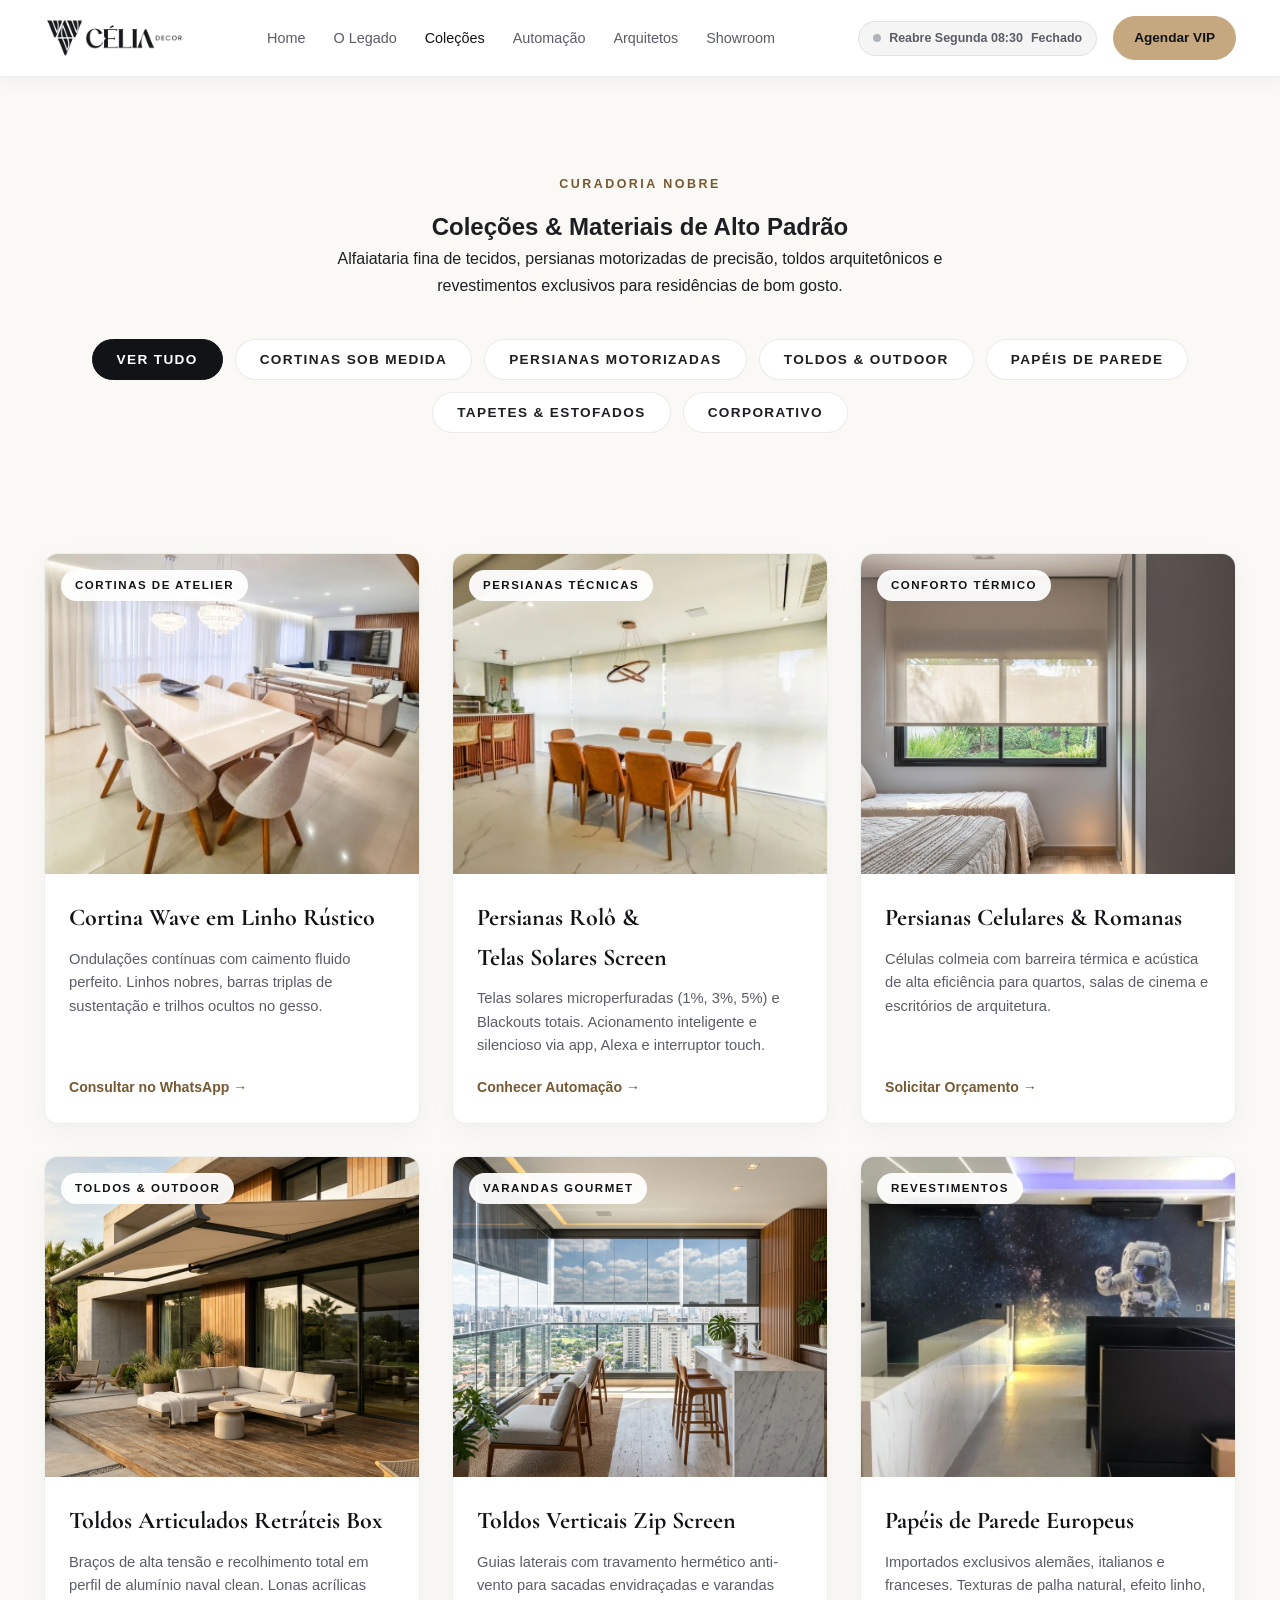
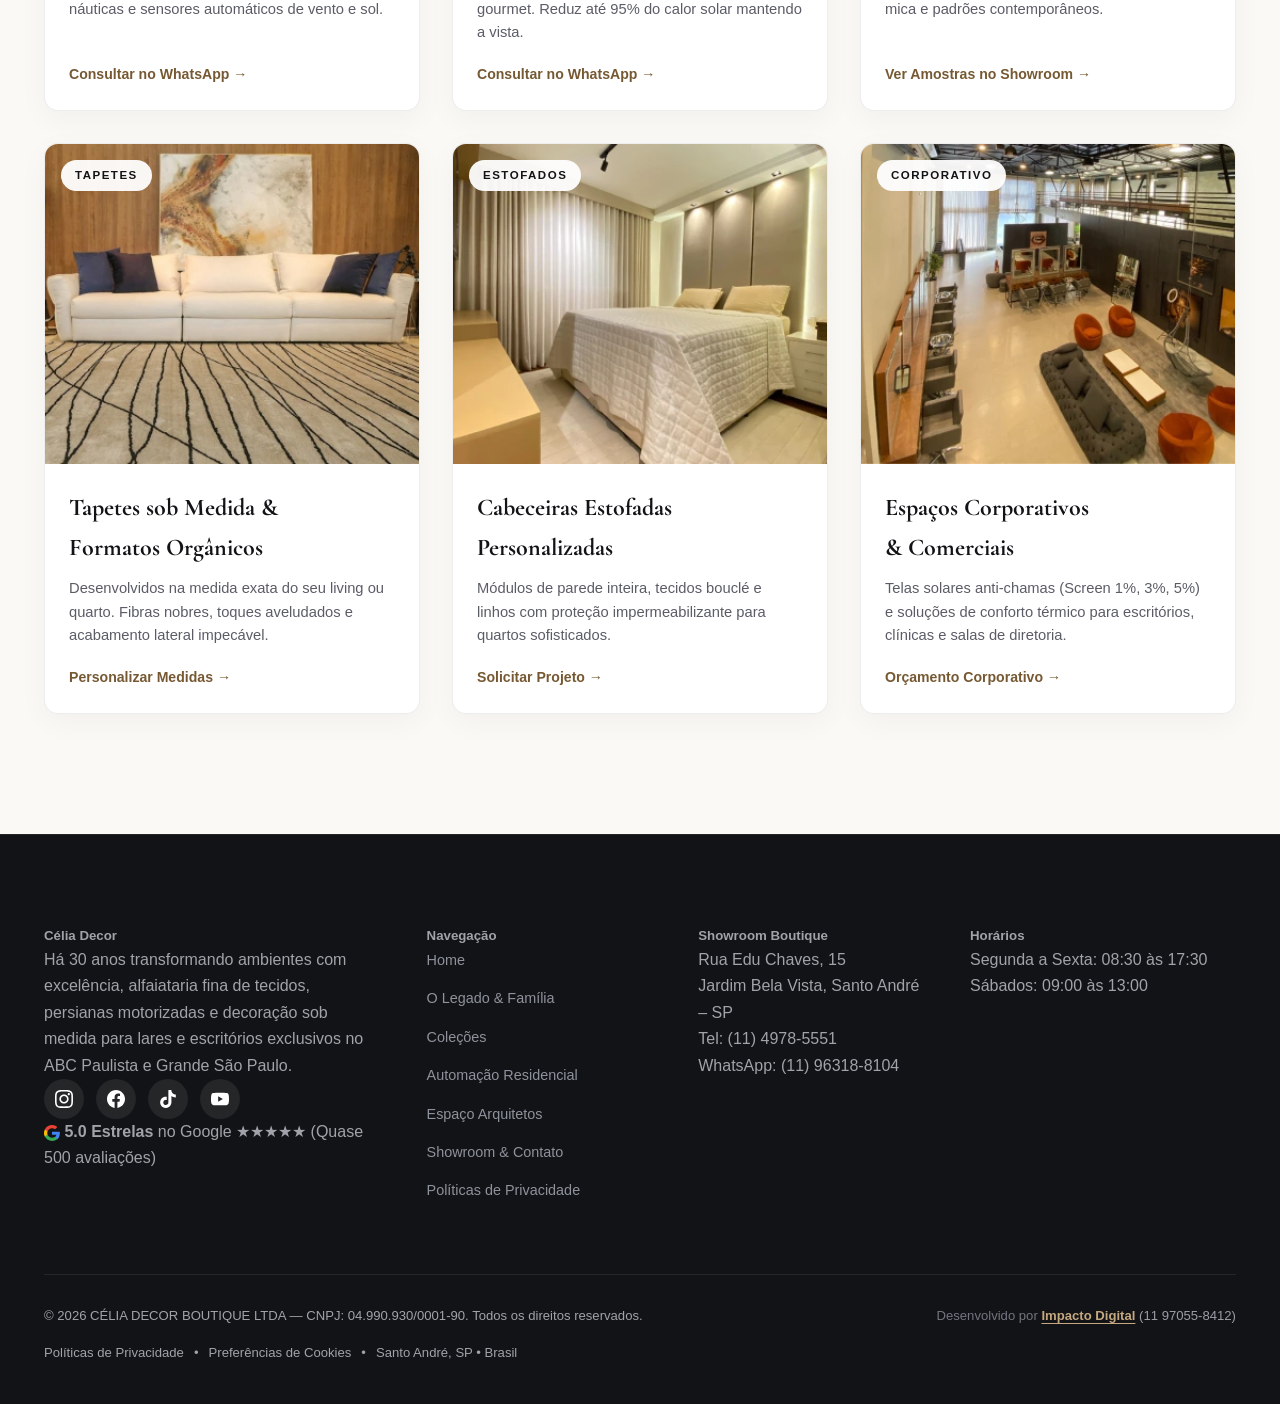
<file: produtos.html>
<!DOCTYPE html>
<html lang="pt-BR">
<head>
  <meta charset="UTF-8">
  <meta name="viewport" content="width=device-width, initial-scale=1.0">
  <title>Coleções de Alta Decoração — Célia Decor Santo André</title>
  <meta name="description" content="Cortinas sob medida, persianas motorizadas, papéis de parede europeus, tapetes orgânicos e cabeceiras estofadas no ABC Paulista.">
  <link rel="icon" type="image/png" href="assets/images/favicon.png">

  <!-- Google Fonts -->
  <link rel="preconnect" href="https://fonts.googleapis.com">
  <link rel="preconnect" href="https://fonts.gstatic.com" crossorigin>
  <link href="https://fonts.googleapis.com/css2?family=Cormorant+Garamond:ital,wght@0,300;0,400;0,500;0,600;1,400&family=Plus+Jakarta+Sans:wght@300;400;500;600;700&display=swap" rel="stylesheet">

  <link rel="stylesheet" href="css/style.css">
  <style>
    .collections-page-header {
      padding: 170px 0 60px 0;
      background: var(--c-bg);
      text-align: center;
    }
    .filter-tabs-shell {
      display: flex;
      justify-content: center;
      gap: 12px;
      flex-wrap: wrap;
      margin: 40px 0 60px 0;
    }
    .tab-filter-btn {
      background: #FFFFFF;
      border: 1px solid rgba(0,0,0,0.08);
      padding: 12px 24px;
      border-radius: var(--radius-full);
      font-size: 0.85rem;
      font-weight: 600;
      letter-spacing: 0.1em;
      text-transform: uppercase;
      color: var(--c-text-main);
      cursor: pointer;
      transition: var(--transition-fast);
    }
    .tab-filter-btn:hover {
      border-color: var(--c-gold);
      color: var(--c-gold-dark);
    }
    .tab-filter-btn.active {
      background: var(--c-dark);
      color: #FFFFFF;
      border-color: var(--c-dark);
    }
  </style>
</head>
<body>

  <!-- Header Flutuante de Luxo -->
  <header class="luxury-header theme-light">
    <div class="header-container">
      <div class="nav-shell">
        <a href="index.html" class="brand-wrapper" aria-label="Célia Decor Home">
          <img src="assets/images/logo-celia-decor-dark.png" alt="Célia Decor" class="brand-logo-img">
        </a>

        <nav>
          <ul class="nav-links">
            <li class="nav-item"><a href="index.html">Home</a></li>
            <li class="nav-item"><a href="sobre.html">O Legado</a></li>
            <li class="nav-item"><a href="produtos.html" class="active">Coleções</a></li>
            <li class="nav-item"><a href="automacao.html">Automação</a></li>
            <li class="nav-item"><a href="arquitetos.html">Arquitetos</a></li>
            <li class="nav-item"><a href="contato.html">Showroom</a></li>
          </ul>
        </nav>

        <!-- Área de Ações: Status Google + CTA + Menu Mobile -->
        <div class="header-actions">
          <a href="contato.html" class="header-live-badge is-offline" id="headerLiveStatus" title="Showroom Fechado aos Domingos • Reabre Segunda às 08:30">
            <span class="live-status-dot"></span>
            <span class="badge-full-text">Fechado aos Domingos</span>
            <span class="badge-short-text">Fechado</span>
          </a>

          <a href="contato.html" class="nav-cta-btn header-cta">Agendar VIP</a>

          <button class="menu-burger" aria-label="Abrir Menu">
            <svg width="26" height="26" viewBox="0 0 24 24" fill="none" stroke="currentColor" stroke-width="1.8">
              <line x1="3" y1="12" x2="21" y2="12"></line>
              <line x1="3" y1="6" x2="21" y2="6"></line>
              <line x1="3" y1="18" x2="21" y2="18"></line>
            </svg>
          </button>
        </div>
      </div>
    </div>
  </header>

  <!-- Drawer Mobile -->
  <div class="mobile-drawer-overlay" id="mobileDrawerOverlay"></div>
  <aside class="mobile-drawer" id="mobileDrawer" aria-label="Menu Mobile">
    <div class="mobile-drawer-header">
      <img src="assets/images/logo-celia-decor-dark.png" alt="Célia Decor" class="mobile-drawer-logo">
      <button class="mobile-drawer-close" id="mobileDrawerClose" aria-label="Fechar Menu">✕</button>
    </div>

    <div class="mobile-drawer-status is-offline" id="mobileDrawerStatus">
      <span class="live-status-dot"></span>
      <span class="mobile-status-text">🌙 Fechado aos Domingos (Reabre Segunda 08:30)</span>
    </div>

    <nav class="mobile-drawer-nav">
      <a href="index.html" class="mobile-nav-link">Home</a>
      <a href="sobre.html" class="mobile-nav-link">O Legado & Família</a>
      <a href="produtos.html" class="mobile-nav-link active">Coleções de Cortinas</a>
      <a href="automacao.html" class="mobile-nav-link">Automação Residencial</a>
      <a href="arquitetos.html" class="mobile-nav-link">Espaço Arquitetos</a>
      <a href="contato.html" class="mobile-nav-link">Showroom & Contato</a>
      <a href="politica-de-privacidade.html" class="mobile-nav-link">Políticas de Privacidade</a>
    </nav>

    <div class="mobile-drawer-footer">
      <a href="contato.html" class="nav-cta-btn" style="width: 100%; justify-content: center; margin-bottom: 18px;">Agendar Consultoria VIP</a>

      <p class="mobile-drawer-hours">
        <strong>Casa Célia Decor — Santo André</strong><br>
        Rua Edu Chaves, 15 – Jardim Bela Vista<br>
        Seg a Sex: 08:30 às 17:30 | Sáb: 09:00 às 13:00
      </p>

      <div class="mobile-socials-row">
        <a href="https://www.instagram.com/celiadecoroficial/" target="_blank" rel="noopener noreferrer" class="social-circle-btn" aria-label="Instagram">
          <svg viewBox="0 0 24 24"><path d="M12 2.163c3.204 0 3.584.012 4.85.07 3.252.148 4.771 1.691 4.919 4.919.058 1.265.069 1.645.069 4.849 0 3.205-.012 3.584-.069 4.849-.149 3.225-1.664 4.771-4.919 4.919-1.266.058-1.644.07-4.85.07-3.204 0-3.584-.012-4.849-.07-3.26-.149-4.771-1.699-4.919-4.92-.058-1.265-.07-1.644-.07-4.849 0-3.204.013-3.583.07-4.849.149-3.227 1.664-4.771 4.919-4.919 1.266-.057 1.645-.069 4.849-.069zm0-2.163c-3.259 0-3.667.014-4.947.072-4.358.2-6.78 2.618-6.98 6.98-.059 1.281-.073 1.689-.073 4.948 0 3.259.014 3.668.072 4.948.2 4.358 2.618 6.78 6.98 6.98 1.281.058 1.689.072 4.948.072 3.259 0 3.668-.014 4.948-.072 4.354-.2 6.782-2.618 6.979-6.98.059-1.28.073-1.689.073-4.948 0-3.259-.014-3.667-.072-4.947-.196-4.354-2.617-6.78-6.979-6.98-1.281-.059-1.69-.073-4.949-.073zm0 5.838c-3.403 0-6.162 2.759-6.162 6.162s2.759 6.163 6.162 6.163 6.162-2.759 6.162-6.163c0-3.403-2.759-6.162-6.162-6.162zm0 10.162c-2.209 0-4-1.79-4-4 0-2.209 1.791-4 4-4s4 1.791 4 4c0 2.21-1.791 4-4 4zm6.406-11.845c-.796 0-1.441.645-1.441 1.44s.645 1.44 1.441 1.44c.795 0 1.439-.645 1.439-1.44s-.644-1.44-1.439-1.44z"/></svg>
        </a>
        <a href="https://www.facebook.com/CeliaDecorSP" target="_blank" rel="noopener noreferrer" class="social-circle-btn" aria-label="Facebook">
          <svg viewBox="0 0 24 24"><path d="M24 12.073c0-6.627-5.373-12-12-12s-12 5.373-12 12c0 5.99 4.388 10.954 10.125 11.854v-8.385H7.078v-3.47h3.047V9.43c0-3.007 1.792-4.669 4.533-4.669 1.312 0 2.686.235 2.686.235v2.953H15.83c-1.491 0-1.956.925-1.956 1.874v2.25h3.328l-.532 3.47h-2.796v8.385C19.612 23.027 24 18.062 24 12.073z"/></svg>
        </a>
        <a href="https://www.tiktok.com/@celiadecorsp" target="_blank" rel="noopener noreferrer" class="social-circle-btn" aria-label="TikTok">
          <svg viewBox="0 0 24 24"><path d="M12.525.02c1.31-.02 2.61-.01 3.91-.02.08 1.53.63 3.09 1.75 4.17 1.12 1.11 2.7 1.62 4.24 1.79v4.03c-1.44-.05-2.89-.35-4.2-.97-.57-.26-1.1-.59-1.62-1.01-.01 2.92.01 5.84-.02 8.75-.08 1.4-.54 2.79-1.35 3.94-1.31 1.92-3.58 3.17-5.91 3.21-1.43.08-2.86-.31-4.08-1.03-2.02-1.19-3.44-3.37-3.65-5.71-.02-.5-.03-1-.01-1.49.18-1.9 1.12-3.72 2.58-4.96 1.66-1.44 3.98-2.13 6.15-1.72.02 1.48-.04 2.96-.04 4.44-.99-.32-2.15-.23-3.02.37-.63.41-1.11 1.04-1.36 1.75-.21.51-.24 1.07-.14 1.61.24 1.64 1.82 3.02 3.5 2.87 1.12-.01 2.19-.66 2.77-1.61.19-.33.4-.67.41-1.06.1-1.79.06-3.57.07-5.36.01-4.03-.01-8.05.02-12.07z"/></svg>
        </a>
        <a href="https://www.youtube.com/channel/UCJTca4iiQOWq3MMVdK5Np2Q" target="_blank" rel="noopener noreferrer" class="social-circle-btn" aria-label="YouTube">
          <svg viewBox="0 0 24 24"><path d="M23.498 6.186a3.016 3.016 0 0 0-2.122-2.136C19.505 3.545 12 3.545 12 3.545s-7.505 0-9.377.505A3.017 3.017 0 0 0 .502 6.186C0 8.07 0 12 0 12s0 3.93.502 5.814a3.016 3.016 0 0 0 2.122 2.136c1.871.505 9.376.505 9.376.505s7.505 0 9.377-.505a3.015 3.015 0 0 0 2.122-2.136C24 15.93 24 12 24 12s0-3.93-.502-5.814zM9.545 15.568V8.432L15.818 12l-6.273 3.568z"/></svg>
        </a>
      </div>
    </div>
  </aside>

  <!-- Cabeçalho de Coleções -->
  <section class="collections-page-header">
    <div class="container">
      <span class="tag-label">Curadoria Nobre</span>
      <h1>Coleções & Materiais de Alto Padrão</h1>
      <p style="max-width: 680px; margin: 0 auto;">Alfaiataria fina de tecidos, persianas motorizadas de precisão, toldos arquitetônicos e revestimentos exclusivos para residências de bom gosto.</p>

      <div class="filter-tabs-shell">
        <button class="tab-filter-btn active" data-filter="todos">Ver Tudo</button>
        <button class="tab-filter-btn" data-filter="cortinas">Cortinas sob Medida</button>
        <button class="tab-filter-btn" data-filter="persianas">Persianas Motorizadas</button>
        <button class="tab-filter-btn" data-filter="toldos">Toldos & Outdoor</button>
        <button class="tab-filter-btn" data-filter="papeis">Papéis de Parede</button>
        <button class="tab-filter-btn" data-filter="tapetes">Tapetes & Estofados</button>
        <button class="tab-filter-btn" data-filter="corporativo">Corporativo</button>
      </div>
    </div>
  </section>

  <!-- Grid de Produtos -->
  <section style="padding: 0 0 120px 0; background: var(--c-bg);">
    <div class="container">
      <div class="collection-tri-grid" id="catalogGrid">
        
        <!-- Cortinas -->
        <article class="showcase-card" data-cat="cortinas">
          <div class="showcase-img-wrap">
            <img src="assets/images/cortina-capa.webp" alt="Cortina Wave Célia Decor">
            <span class="showcase-tag">Cortinas de Atelier</span>
          </div>
          <div class="showcase-body">
            <h3>Cortina Wave em Linho Rústico</h3>
            <p>Ondulações contínuas com caimento fluido perfeito. Linhos nobres, barras triplas de sustentação e trilhos ocultos no gesso.</p>
            <a href="https://wa.me/5511963188104?text=Ol%C3%A1!%20Gostaria%20de%20consultar%20valores%20para%20Cortina%20Wave." target="_blank" class="showcase-link">Consultar no WhatsApp →</a>
          </div>
        </article>

        <!-- Persianas Rolô -->
        <article class="showcase-card" data-cat="persianas">
          <div class="showcase-img-wrap">
            <img src="assets/images/persianas-capa.webp" alt="Persianas Motorizadas">
            <span class="showcase-tag">Persianas Técnicas</span>
          </div>
          <div class="showcase-body">
            <h3>Persianas Rolô & Telas Solares Screen</h3>
            <p>Telas solares microperfuradas (1%, 3%, 5%) e Blackouts totais. Acionamento inteligente e silencioso via app, Alexa e interruptor touch.</p>
            <a href="automacao.html" class="showcase-link">Conhecer Automação →</a>
          </div>
        </article>

        <!-- Persianas Celulares / Romanas -->
        <article class="showcase-card" data-cat="persianas">
          <div class="showcase-img-wrap">
            <img src="assets/images/tour-suite-05-persiana-solar.jpg" alt="Persianas Celulares e Romanas">
            <span class="showcase-tag">Conforto Térmico</span>
          </div>
          <div class="showcase-body">
            <h3>Persianas Celulares & Romanas</h3>
            <p>Células colmeia com barreira térmica e acústica de alta eficiência para quartos, salas de cinema e escritórios de arquitetura.</p>
            <a href="https://wa.me/5511963188104?text=Ol%C3%A1!%20Gostaria%20de%20conhecer%20as%20Persianas%20Celulares%20e%20Romanas." target="_blank" class="showcase-link">Solicitar Orçamento →</a>
          </div>
        </article>

        <!-- Toldos Articulados Box -->
        <article class="showcase-card" data-cat="toldos">
          <div class="showcase-img-wrap">
            <img src="assets/images/toldo-articulado-capa.jpg" alt="Toldo Articulado Retrátil com Caixa Box">
            <span class="showcase-tag">Toldos & Outdoor</span>
          </div>
          <div class="showcase-body">
            <h3>Toldos Articulados Retráteis Box</h3>
            <p>Braços de alta tensão e recolhimento total em perfil de alumínio naval clean. Lonas acrílicas náuticas e sensores automáticos de vento e sol.</p>
            <a href="https://wa.me/5511963188104?text=Ol%C3%A1!%20Gostaria%20de%20um%20or%C3%A7amento%20de%20Toldos%20Articulados%20Retr%C3%A1teis." target="_blank" class="showcase-link">Consultar no WhatsApp →</a>
          </div>
        </article>

        <!-- Toldos Verticais Zip Screen -->
        <article class="showcase-card" data-cat="toldos">
          <div class="showcase-img-wrap">
            <img src="assets/images/toldo-vertical-screen.jpg" alt="Toldo Vertical Zip Screen para Varandas">
            <span class="showcase-tag">Varandas Gourmet</span>
          </div>
          <div class="showcase-body">
            <h3>Toldos Verticais Zip Screen</h3>
            <p>Guias laterais com travamento hermético anti-vento para sacadas envidraçadas e varandas gourmet. Reduz até 95% do calor solar mantendo a vista.</p>
            <a href="https://wa.me/5511963188104?text=Ol%C3%A1!%20Gostaria%20de%20um%20or%C3%A7amento%20de%20Toldos%20Verticais%20Zip%20Screen." target="_blank" class="showcase-link">Consultar no WhatsApp →</a>
          </div>
        </article>

        <!-- Revestimentos -->
        <article class="showcase-card" data-cat="papeis">
          <div class="showcase-img-wrap">
            <img src="assets/images/papel-parede-capa.webp" alt="Papel de Parede Europeu">
            <span class="showcase-tag">Revestimentos</span>
          </div>
          <div class="showcase-body">
            <h3>Papéis de Parede Europeus</h3>
            <p>Importados exclusivos alemães, italianos e franceses. Texturas de palha natural, efeito linho, mica e padrões contemporâneos.</p>
            <a href="https://wa.me/5511963188104?text=Ol%C3%A1!%20Gostaria%20de%20ver%20amostras%20de%20papel%20de%20parede." target="_blank" class="showcase-link">Ver Amostras no Showroom →</a>
          </div>
        </article>

        <!-- Tapetes -->
        <article class="showcase-card" data-cat="tapetes">
          <div class="showcase-img-wrap">
            <img src="assets/images/tapete-capa.webp" alt="Tapetes sob Medida">
            <span class="showcase-tag">Tapetes</span>
          </div>
          <div class="showcase-body">
            <h3>Tapetes sob Medida & Formatos Orgânicos</h3>
            <p>Desenvolvidos na medida exata do seu living ou quarto. Fibras nobres, toques aveludados e acabamento lateral impecável.</p>
            <a href="https://wa.me/5511963188104?text=Ol%C3%A1!%20Gostaria%20de%20personalizar%20um%20tapete." target="_blank" class="showcase-link">Personalizar Medidas →</a>
          </div>
        </article>

        <!-- Estofados -->
        <article class="showcase-card" data-cat="tapetes">
          <div class="showcase-img-wrap">
            <img src="assets/images/cabeceira-capa.webp" alt="Cabeceira Estofada Sob Medida">
            <span class="showcase-tag">Estofados</span>
          </div>
          <div class="showcase-body">
            <h3>Cabeceiras Estofadas Personalizadas</h3>
            <p>Módulos de parede inteira, tecidos bouclé e linhos com proteção impermeabilizante para quartos sofisticados.</p>
            <a href="https://wa.me/5511963188104?text=Ol%C3%A1!%20Quero%20or%C3%A7amento%20de%20cabeceira%20estofada." target="_blank" class="showcase-link">Solicitar Projeto →</a>
          </div>
        </article>

        <!-- Corporativo -->
        <article class="showcase-card" data-cat="corporativo">
          <div class="showcase-img-wrap">
            <img src="assets/images/corporativo-capa.webp" alt="Espaços Corporativos">
            <span class="showcase-tag">Corporativo</span>
          </div>
          <div class="showcase-body">
            <h3>Espaços Corporativos & Comerciais</h3>
            <p>Telas solares anti-chamas (Screen 1%, 3%, 5%) e soluções de conforto térmico para escritórios, clínicas e salas de diretoria.</p>
            <a href="https://wa.me/5511963188104?text=Ol%C3%A1!%20Gostaria%20de%20atendimento%20corporativo." target="_blank" class="showcase-link">Orçamento Corporativo →</a>
          </div>
        </article>
      </div>
    </div>
  </section>

  <!-- Rodapé Master -->
  <footer class="site-master-footer">
    <div class="container">
      <div class="footer-columns-grid">
        <div class="footer-col-block">
          <h5>Célia Decor</h5>
          <p>Há 30 anos transformando ambientes com excelência, alfaiataria fina de tecidos, persianas motorizadas e decoração sob medida para lares e escritórios exclusivos no ABC Paulista e Grande São Paulo.</p>
          
          <div class="footer-social-row">
            <a href="https://www.instagram.com/celiadecoroficial/" target="_blank" rel="noopener noreferrer" class="social-circle-btn" aria-label="Instagram Célia Decor">
              <svg viewBox="0 0 24 24"><path d="M12 2.163c3.204 0 3.584.012 4.85.07 3.252.148 4.771 1.691 4.919 4.919.058 1.265.069 1.645.069 4.849 0 3.205-.012 3.584-.069 4.849-.149 3.225-1.664 4.771-4.919 4.919-1.266.058-1.644.07-4.85.07-3.204 0-3.584-.012-4.849-.07-3.26-.149-4.771-1.699-4.919-4.92-.058-1.265-.07-1.644-.07-4.849 0-3.204.013-3.583.07-4.849.149-3.227 1.664-4.771 4.919-4.919 1.266-.057 1.645-.069 4.849-.069zm0-2.163c-3.259 0-3.667.014-4.947.072-4.358.2-6.78 2.618-6.98 6.98-.059 1.281-.073 1.689-.073 4.948 0 3.259.014 3.668.072 4.948.2 4.358 2.618 6.78 6.98 6.98 1.281.058 1.689.072 4.948.072 3.259 0 3.668-.014 4.948-.072 4.354-.2 6.782-2.618 6.979-6.98.059-1.28.073-1.689.073-4.948 0-3.259-.014-3.667-.072-4.947-.196-4.354-2.617-6.78-6.979-6.98-1.281-.059-1.69-.073-4.949-.073zm0 5.838c-3.403 0-6.162 2.759-6.162 6.162s2.759 6.163 6.162 6.163 6.162-2.759 6.162-6.163c0-3.403-2.759-6.162-6.162-6.162zm0 10.162c-2.209 0-4-1.79-4-4 0-2.209 1.791-4 4-4s4 1.791 4 4c0 2.21-1.791 4-4 4zm6.406-11.845c-.796 0-1.441.645-1.441 1.44s.645 1.44 1.441 1.44c.795 0 1.439-.645 1.439-1.44s-.644-1.44-1.439-1.44z"/></svg>
            </a>
            <a href="https://www.facebook.com/CeliaDecorSP" target="_blank" rel="noopener noreferrer" class="social-circle-btn" aria-label="Facebook Célia Decor">
              <svg viewBox="0 0 24 24"><path d="M24 12.073c0-6.627-5.373-12-12-12s-12 5.373-12 12c0 5.99 4.388 10.954 10.125 11.854v-8.385H7.078v-3.47h3.047V9.43c0-3.007 1.792-4.669 4.533-4.669 1.312 0 2.686.235 2.686.235v2.953H15.83c-1.491 0-1.956.925-1.956 1.874v2.25h3.328l-.532 3.47h-2.796v8.385C19.612 23.027 24 18.062 24 12.073z"/></svg>
            </a>
            <a href="https://www.tiktok.com/@celiadecorsp" target="_blank" rel="noopener noreferrer" class="social-circle-btn" aria-label="TikTok Célia Decor">
              <svg viewBox="0 0 24 24"><path d="M12.525.02c1.31-.02 2.61-.01 3.91-.02.08 1.53.63 3.09 1.75 4.17 1.12 1.11 2.7 1.62 4.24 1.79v4.03c-1.44-.05-2.89-.35-4.2-.97-.57-.26-1.1-.59-1.62-1.01-.01 2.92.01 5.84-.02 8.75-.08 1.4-.54 2.79-1.35 3.94-1.31 1.92-3.58 3.17-5.91 3.21-1.43.08-2.86-.31-4.08-1.03-2.02-1.19-3.44-3.37-3.65-5.71-.02-.5-.03-1-.01-1.49.18-1.9 1.12-3.72 2.58-4.96 1.66-1.44 3.98-2.13 6.15-1.72.02 1.48-.04 2.96-.04 4.44-.99-.32-2.15-.23-3.02.37-.63.41-1.11 1.04-1.36 1.75-.21.51-.24 1.07-.14 1.61.24 1.64 1.82 3.02 3.5 2.87 1.12-.01 2.19-.66 2.77-1.61.19-.33.4-.67.41-1.06.1-1.79.06-3.57.07-5.36.01-4.03-.01-8.05.02-12.07z"/></svg>
            </a>
            <a href="https://www.youtube.com/channel/UCJTca4iiQOWq3MMVdK5Np2Q" target="_blank" rel="noopener noreferrer" class="social-circle-btn" aria-label="YouTube Célia Decor">
              <svg viewBox="0 0 24 24"><path d="M23.498 6.186a3.016 3.016 0 0 0-2.122-2.136C19.505 3.545 12 3.545 12 3.545s-7.505 0-9.377.505A3.017 3.017 0 0 0 .502 6.186C0 8.07 0 12 0 12s0 3.93.502 5.814a3.016 3.016 0 0 0 2.122 2.136c1.871.505 9.376.505 9.376.505s7.505 0 9.377-.505a3.015 3.015 0 0 0 2.122-2.136C24 15.93 24 12 24 12s0-3.93-.502-5.814zM9.545 15.568V8.432L15.818 12l-6.273 3.568z"/></svg>
            </a>
          </div>

          <!-- Selo Google 5.0 no Rodapé -->
          <a href="index.html#avaliacoes-google" class="footer-google-trust-badge" title="Ver avaliações no Google">
            <svg viewBox="0 0 24 24" width="16" height="16">
              <path fill="#4285F4" d="M23.745 12.27c0-.7-.06-1.4-.19-2.07H12v4.51h6.6c-.29 1.52-1.14 2.8-2.4 3.65v3.03h3.88c2.27-2.09 3.66-5.17 3.66-9.12z"/>
              <path fill="#34A853" d="M12 24c3.24 0 5.95-1.08 7.93-2.91l-3.88-3.03c-1.08.72-2.45 1.16-4.05 1.16-3.12 0-5.77-2.1-6.72-4.93H1.25v3.13C3.27 21.41 7.34 24 12 24z"/>
              <path fill="#FBBC05" d="M5.28 14.29c-.25-.72-.38-1.49-.38-2.29s.13-1.57.38-2.29V6.58H1.25C.45 8.18 0 10.03 0 12s.45 3.82 1.25 5.42l4.03-3.13z"/>
              <path fill="#EA4335" d="M12 4.75c1.77 0 3.35.61 4.6 1.8l3.42-3.42C17.95 1.19 15.24 0 12 0 7.34 0 3.27 2.59 1.25 6.58l4.03 3.13c.95-2.83 3.6-4.96 6.72-4.96z"/>
            </svg>
            <span><strong>5.0 Estrelas</strong> no Google <span class="stars">★★★★★</span> (Quase 500 avaliações)</span>
          </a>
        </div>

        <div class="footer-col-block">
          <h5>Navegação</h5>
          <ul class="footer-nav-list">
            <li><a href="index.html">Home</a></li>
            <li><a href="sobre.html">O Legado & Família</a></li>
            <li><a href="produtos.html">Coleções</a></li>
            <li><a href="automacao.html">Automação Residencial</a></li>
            <li><a href="arquitetos.html">Espaço Arquitetos</a></li>
            <li><a href="contato.html">Showroom & Contato</a></li>
            <li><a href="politica-de-privacidade.html">Políticas de Privacidade</a></li>
          </ul>
        </div>

        <div class="footer-col-block">
          <h5>Showroom Boutique</h5>
          <p>Rua Edu Chaves, 15<br>Jardim Bela Vista, Santo André – SP<br>Tel: (11) 4978-5551<br>WhatsApp: (11) 96318-8104</p>
        </div>

        <div class="footer-col-block">
          <h5>Horários</h5>
          <p>Segunda a Sexta: 08:30 às 17:30<br>Sábados: 09:00 às 13:00</p>
        </div>
      </div>

      <div class="footer-sub-bottom">
        <div class="footer-copyright-col">
          <span>© 2026 CÉLIA DECOR BOUTIQUE LTDA — CNPJ: 04.990.930/0001-90. Todos os direitos reservados.</span>
        </div>

        <!-- Crédito Discreto da Agência Impacto Digital -->
        <div class="footer-agency-discrete">
          <span>Desenvolvido por <a href="https://wa.me/5511970558412?text=Ol%C3%A1%20Impacto%20Digital!%20Vi%20o%20site%20da%20C%C3%A9lia%20Decor%20e%20gostaria%20de%20um%20projeto%20digital." target="_blank" rel="noopener noreferrer" class="agency-discrete-link" title="Falar com a Impacto Digital no WhatsApp">Impacto Digital</a> <span class="agency-discrete-phone">(11 97055-8412)</span></span>
        </div>

        <div class="footer-legal-links">
          <a href="politica-de-privacidade.html">Políticas de Privacidade</a>
          <span class="sep">•</span>
          <a href="javascript:void(0)" class="cookie-settings-trigger">Preferências de Cookies</a>
          <span class="sep">•</span>
          <span>Santo André, SP • Brasil</span>
        </div>
      </div>
    </div>
  </footer>

  <!-- Smart WhatsApp -->
  <div class="smart-wa-bubble"></div>

  <script src="js/main.js"></script>
  <script>
    // Filtro interativo
    document.querySelectorAll('.tab-filter-btn').forEach(btn => {
      btn.addEventListener('click', (e) => {
        document.querySelectorAll('.tab-filter-btn').forEach(b => b.classList.remove('active'));
        e.target.classList.add('active');
        const filter = e.target.dataset.filter;
        const cards = document.querySelectorAll('#catalogGrid article');
        cards.forEach(card => {
          if (filter === 'todos' || card.dataset.cat === filter) {
            card.style.display = 'flex';
          } else {
            card.style.display = 'none';
          }
        });
      });
    });
  </script>
</body>
</html>
</file>
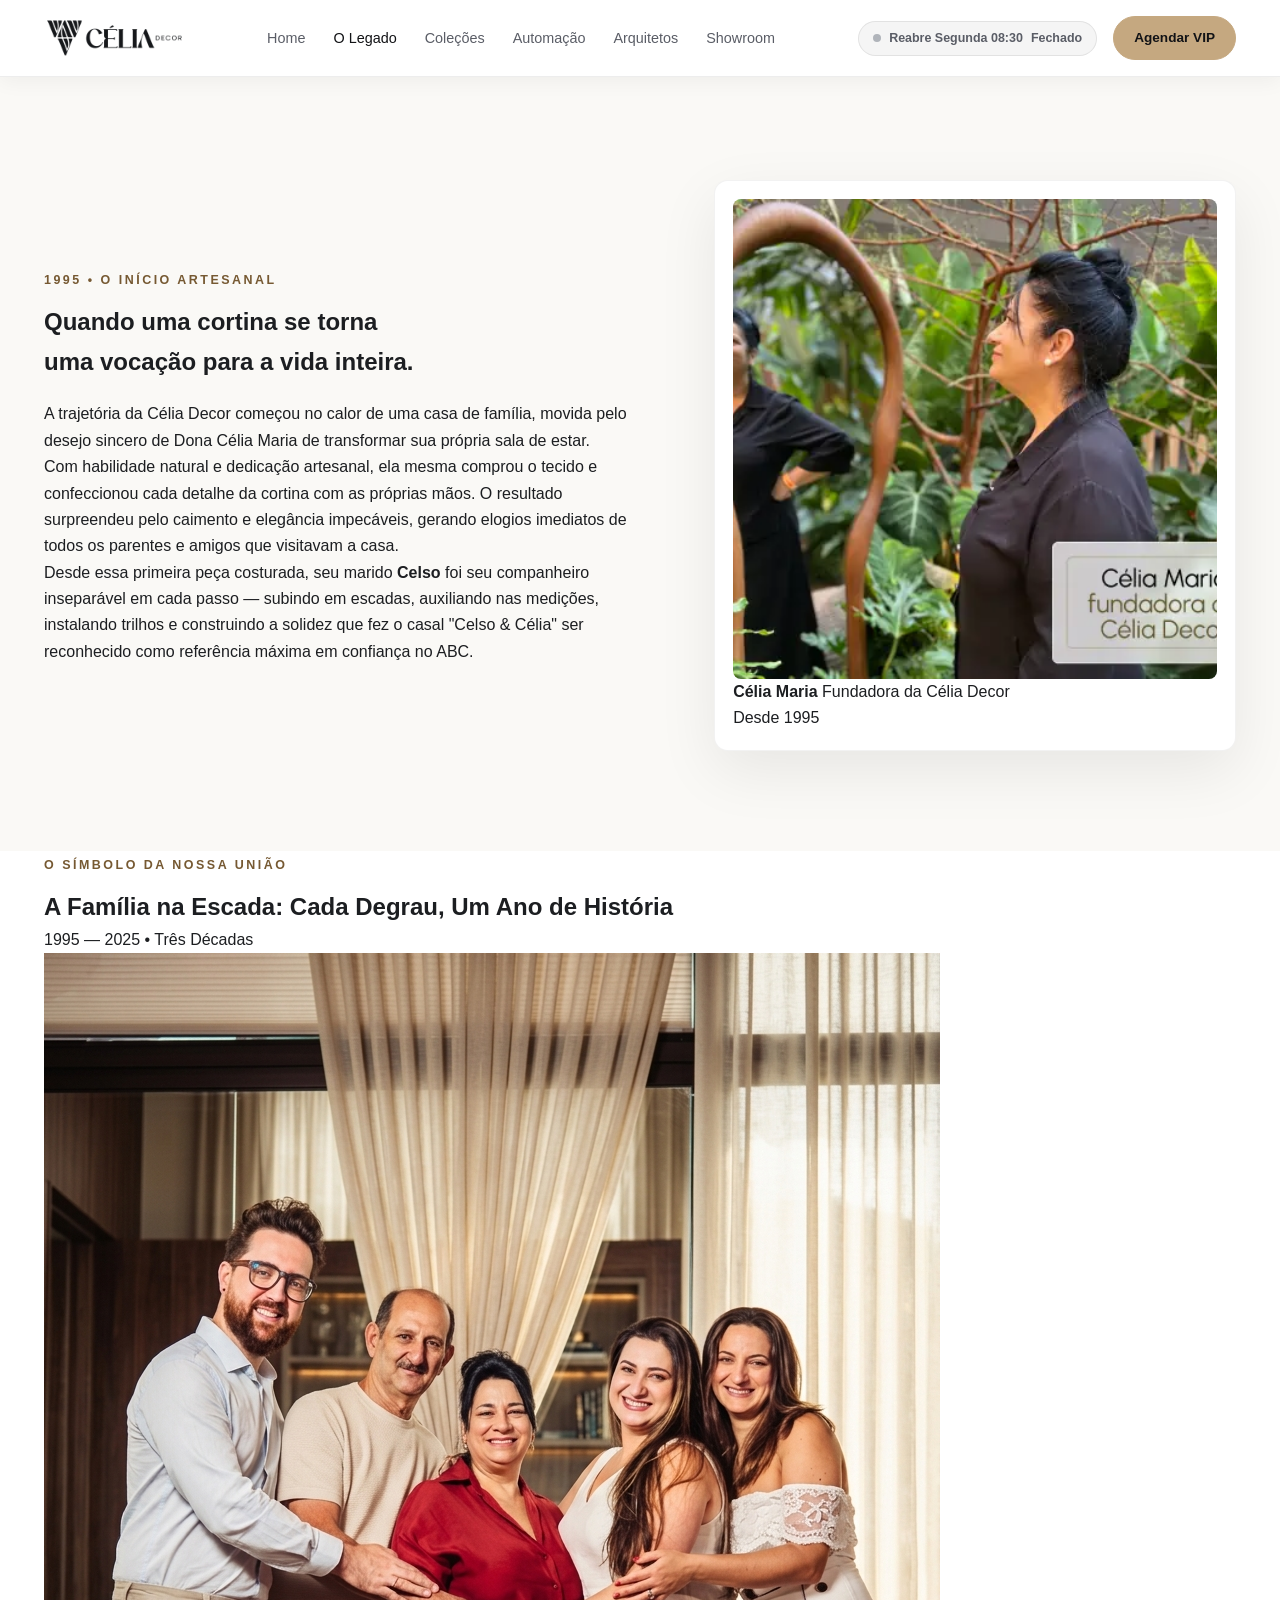
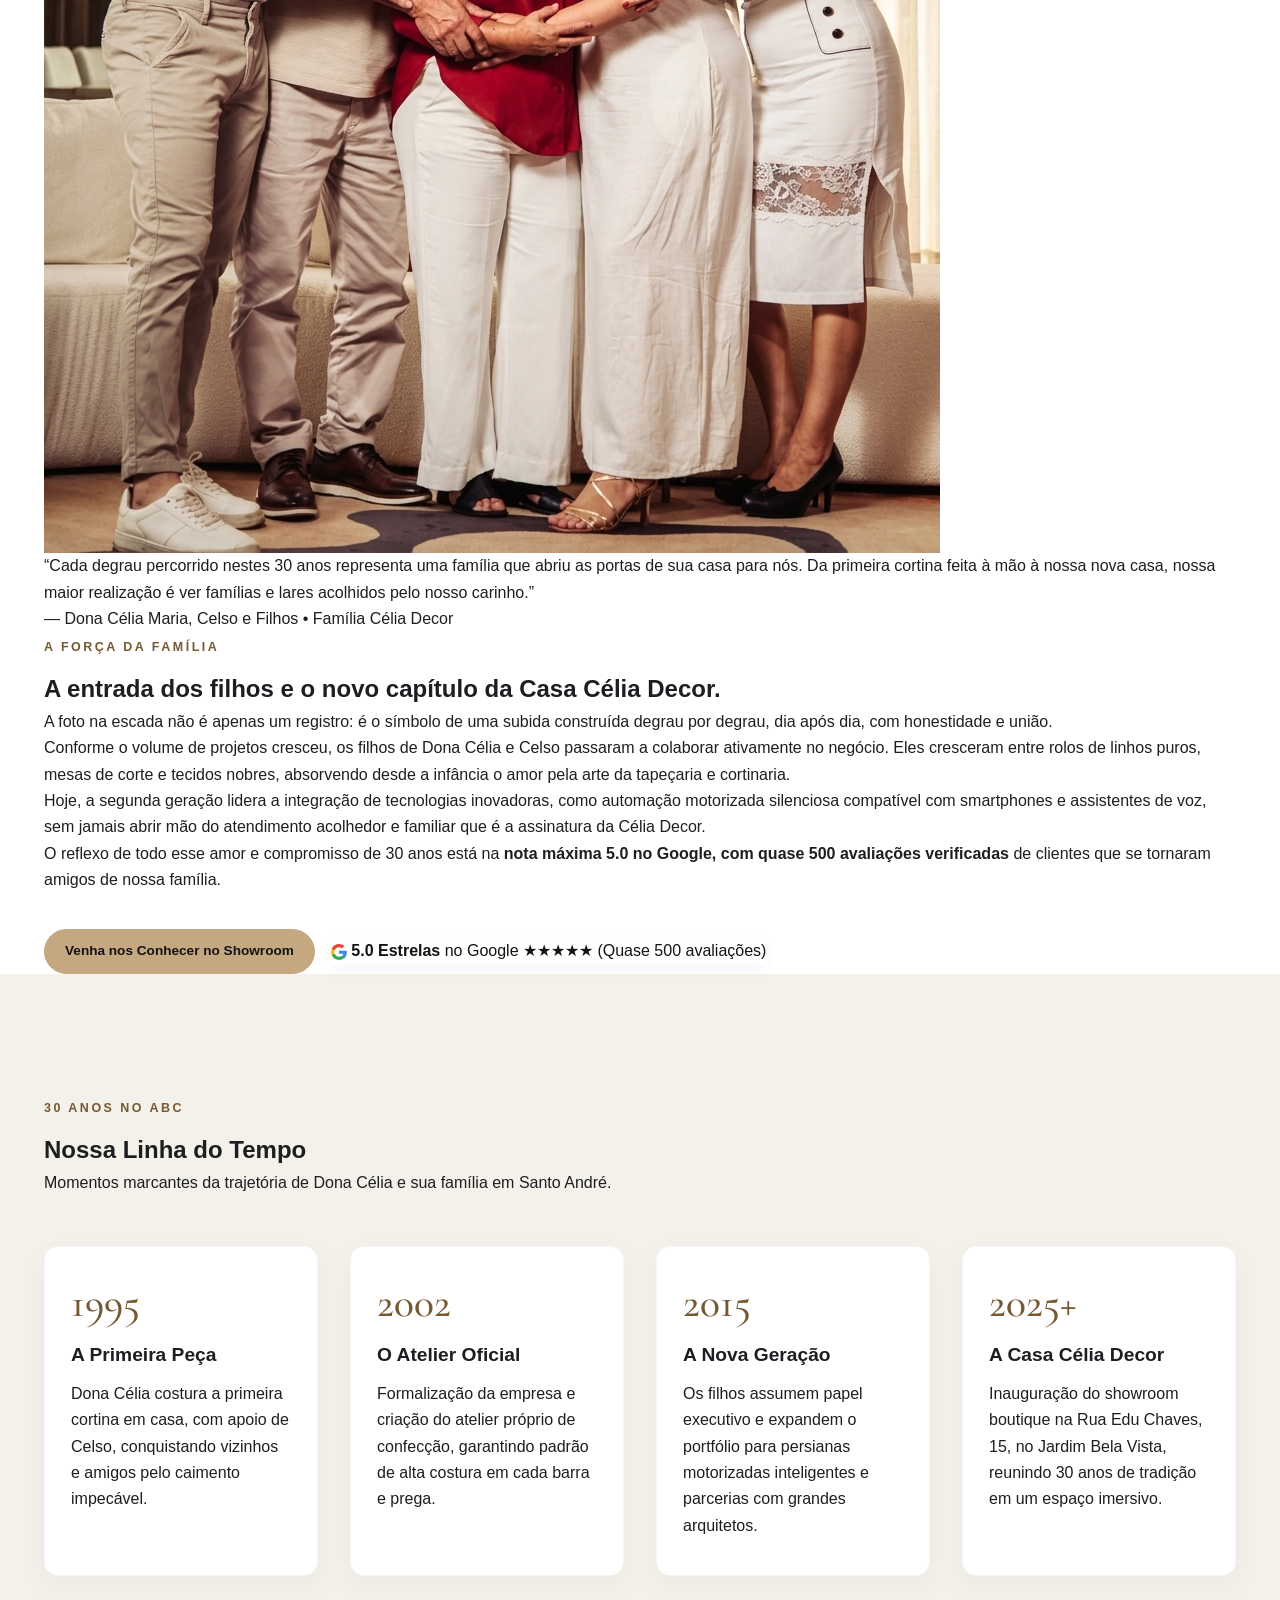
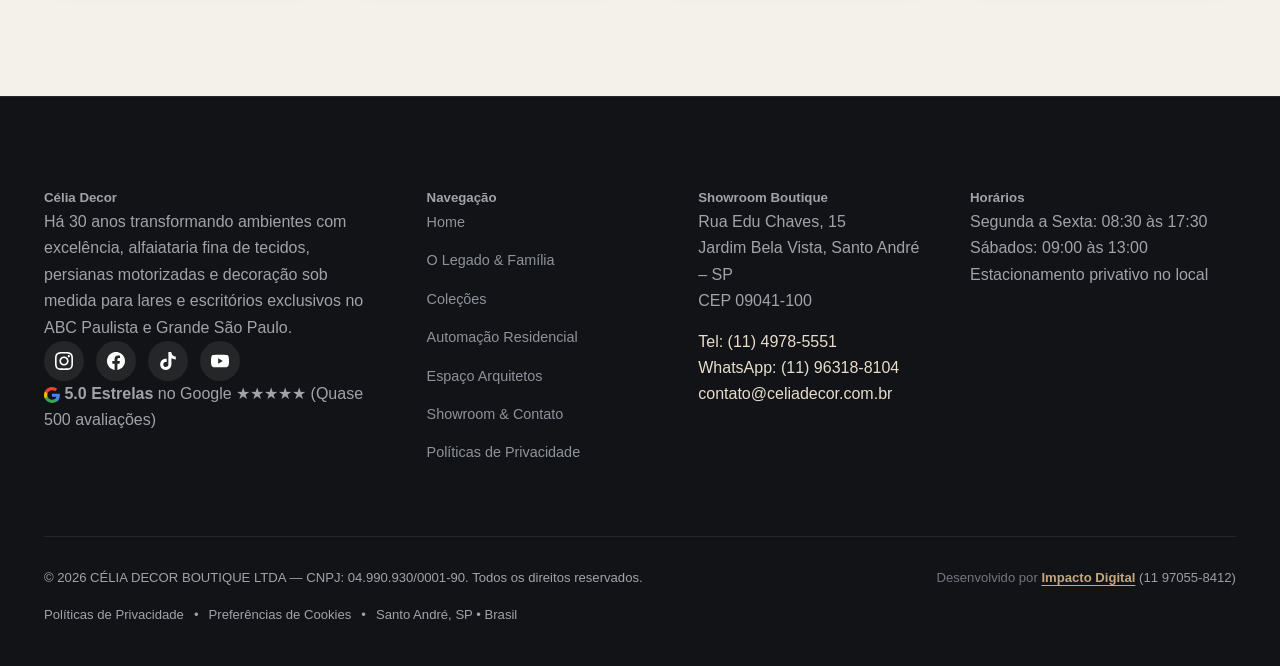
<file: sobre.html>
<!DOCTYPE html>
<html lang="pt-BR">
<head>
  <meta charset="UTF-8">
  <meta name="viewport" content="width=device-width, initial-scale=1.0">
  <title>O Legado & Família — Célia Decor Santo André</title>
  <meta name="description" content="A história de Dona Célia, Celso e seus filhos. Três décadas de afeto, determinação artesanal e transformação de lares no ABC Paulista.">
  <link rel="icon" type="image/png" href="assets/images/favicon.png">

  <!-- Google Fonts -->
  <link rel="preconnect" href="https://fonts.googleapis.com">
  <link rel="preconnect" href="https://fonts.gstatic.com" crossorigin>
  <link href="https://fonts.googleapis.com/css2?family=Cormorant+Garamond:ital,wght@0,300;0,400;0,500;0,600;1,400&family=Plus+Jakarta+Sans:wght@300;400;500;600;700&display=swap" rel="stylesheet">

  <link rel="stylesheet" href="css/style.css">
  <style>
    .story-hero-section {
      padding: 180px 0 100px 0;
      background: var(--c-bg);
    }
    .story-grid {
      display: grid;
      grid-template-columns: 1.15fr 1fr;
      gap: 70px;
      align-items: center;
    }
    .origin-photo-frame {
      position: relative;
      background: #FFFFFF;
      padding: 18px;
      border-radius: var(--radius-md);
      box-shadow: 0 20px 60px rgba(0,0,0,0.08);
      border: 1px solid rgba(0,0,0,0.05);
    }
    .origin-photo-frame img {
      width: 100%;
      height: 480px;
      object-fit: cover;
      border-radius: calc(var(--radius-md) - 6px);
    }
    .timeline-milestones-section {
      padding: 120px 0;
      background: var(--c-bg-subtle);
    }
    .milestones-4col {
      display: grid;
      grid-template-columns: repeat(4, 1fr);
      gap: 32px;
      margin-top: 50px;
    }
    .milestone-box {
      background: #FFFFFF;
      border-radius: var(--radius-md);
      padding: 36px 26px;
      box-shadow: 0 10px 30px rgba(0,0,0,0.04);
      border: 1px solid rgba(0,0,0,0.04);
    }
    .milestone-year {
      font-family: var(--font-serif);
      font-size: 2.6rem;
      color: var(--c-gold-dark);
      font-weight: 500;
      line-height: 1;
      margin-bottom: 14px;
    }
    .milestone-box h4 {
      font-size: 1.2rem;
      margin-bottom: 10px;
    }
    @media (max-width: 1024px) {
      .story-grid { grid-template-columns: 1fr; }
      .milestones-4col { grid-template-columns: repeat(2, 1fr); }
    }
    @media (max-width: 600px) {
      .milestones-4col { grid-template-columns: 1fr; }
    }
  </style>
</head>
<body>

  <!-- Header Flutuante de Luxo -->
  <header class="luxury-header theme-light">
    <div class="header-container">
      <div class="nav-shell">
        <a href="index.html" class="brand-wrapper" aria-label="Célia Decor Home">
          <img src="assets/images/logo-celia-decor-dark.png" alt="Célia Decor" class="brand-logo-img">
        </a>

        <nav>
          <ul class="nav-links">
            <li class="nav-item"><a href="index.html">Home</a></li>
            <li class="nav-item"><a href="sobre.html" class="active">O Legado</a></li>
            <li class="nav-item"><a href="produtos.html">Coleções</a></li>
            <li class="nav-item"><a href="automacao.html">Automação</a></li>
            <li class="nav-item"><a href="arquitetos.html">Arquitetos</a></li>
            <li class="nav-item"><a href="contato.html">Showroom</a></li>
          </ul>
        </nav>

        <!-- Área de Ações: Status Google + CTA + Menu Mobile -->
        <div class="header-actions">
          <a href="contato.html" class="header-live-badge is-offline" id="headerLiveStatus" title="Showroom Fechado aos Domingos • Reabre Segunda às 08:30">
            <span class="live-status-dot"></span>
            <span class="badge-full-text">Fechado aos Domingos</span>
            <span class="badge-short-text">Fechado</span>
          </a>

          <a href="contato.html" class="nav-cta-btn header-cta">Agendar VIP</a>

          <button class="menu-burger" aria-label="Abrir Menu">
            <svg width="26" height="26" viewBox="0 0 24 24" fill="none" stroke="currentColor" stroke-width="1.8">
              <line x1="3" y1="12" x2="21" y2="12"></line>
              <line x1="3" y1="6" x2="21" y2="6"></line>
              <line x1="3" y1="18" x2="21" y2="18"></line>
            </svg>
          </button>
        </div>
      </div>
    </div>
  </header>

  <!-- Drawer Mobile -->
  <div class="mobile-drawer-overlay" id="mobileDrawerOverlay"></div>
  <aside class="mobile-drawer" id="mobileDrawer" aria-label="Menu Mobile">
    <div class="mobile-drawer-header">
      <img src="assets/images/logo-celia-decor-dark.png" alt="Célia Decor" class="mobile-drawer-logo">
      <button class="mobile-drawer-close" id="mobileDrawerClose" aria-label="Fechar Menu">✕</button>
    </div>

    <div class="mobile-drawer-status is-offline" id="mobileDrawerStatus">
      <span class="live-status-dot"></span>
      <span class="mobile-status-text">🌙 Fechado aos Domingos (Reabre Segunda 08:30)</span>
    </div>

    <nav class="mobile-drawer-nav">
      <a href="index.html" class="mobile-nav-link">Home</a>
      <a href="sobre.html" class="mobile-nav-link active">O Legado & Família</a>
      <a href="produtos.html" class="mobile-nav-link">Coleções de Cortinas</a>
      <a href="automacao.html" class="mobile-nav-link">Automação Residencial</a>
      <a href="arquitetos.html" class="mobile-nav-link">Espaço Arquitetos</a>
      <a href="contato.html" class="mobile-nav-link">Showroom & Contato</a>
      <a href="politica-de-privacidade.html" class="mobile-nav-link">Políticas de Privacidade</a>
    </nav>

    <div class="mobile-drawer-footer">
      <a href="contato.html" class="nav-cta-btn" style="width: 100%; justify-content: center; margin-bottom: 18px;">Agendar Consultoria VIP</a>

      <p class="mobile-drawer-hours">
        <strong>Casa Célia Decor — Santo André</strong><br>
        Rua Edu Chaves, 15 – Jardim Bela Vista<br>
        Seg a Sex: 08:30 às 17:30 | Sáb: 09:00 às 13:00
      </p>

      <div class="mobile-socials-row">
        <a href="https://www.instagram.com/celiadecoroficial/" target="_blank" rel="noopener noreferrer" class="social-circle-btn" aria-label="Instagram">
          <svg viewBox="0 0 24 24"><path d="M12 2.163c3.204 0 3.584.012 4.85.07 3.252.148 4.771 1.691 4.919 4.919.058 1.265.069 1.645.069 4.849 0 3.205-.012 3.584-.069 4.849-.149 3.225-1.664 4.771-4.919 4.919-1.266.058-1.644.07-4.85.07-3.204 0-3.584-.012-4.849-.07-3.26-.149-4.771-1.699-4.919-4.92-.058-1.265-.07-1.644-.07-4.849 0-3.204.013-3.583.07-4.849.149-3.227 1.664-4.771 4.919-4.919 1.266-.057 1.645-.069 4.849-.069zm0-2.163c-3.259 0-3.667.014-4.947.072-4.358.2-6.78 2.618-6.98 6.98-.059 1.281-.073 1.689-.073 4.948 0 3.259.014 3.668.072 4.948.2 4.358 2.618 6.78 6.98 6.98 1.281.058 1.689.072 4.948.072 3.259 0 3.668-.014 4.948-.072 4.354-.2 6.782-2.618 6.979-6.98.059-1.28.073-1.689.073-4.948 0-3.259-.014-3.667-.072-4.947-.196-4.354-2.617-6.78-6.979-6.98-1.281-.059-1.69-.073-4.949-.073zm0 5.838c-3.403 0-6.162 2.759-6.162 6.162s2.759 6.163 6.162 6.163 6.162-2.759 6.162-6.163c0-3.403-2.759-6.162-6.162-6.162zm0 10.162c-2.209 0-4-1.79-4-4 0-2.209 1.791-4 4-4s4 1.791 4 4c0 2.21-1.791 4-4 4zm6.406-11.845c-.796 0-1.441.645-1.441 1.44s.645 1.44 1.441 1.44c.795 0 1.439-.645 1.439-1.44s-.644-1.44-1.439-1.44z"/></svg>
        </a>
        <a href="https://www.facebook.com/CeliaDecorSP" target="_blank" rel="noopener noreferrer" class="social-circle-btn" aria-label="Facebook">
          <svg viewBox="0 0 24 24"><path d="M24 12.073c0-6.627-5.373-12-12-12s-12 5.373-12 12c0 5.99 4.388 10.954 10.125 11.854v-8.385H7.078v-3.47h3.047V9.43c0-3.007 1.792-4.669 4.533-4.669 1.312 0 2.686.235 2.686.235v2.953H15.83c-1.491 0-1.956.925-1.956 1.874v2.25h3.328l-.532 3.47h-2.796v8.385C19.612 23.027 24 18.062 24 12.073z"/></svg>
        </a>
        <a href="https://www.tiktok.com/@celiadecorsp" target="_blank" rel="noopener noreferrer" class="social-circle-btn" aria-label="TikTok">
          <svg viewBox="0 0 24 24"><path d="M12.525.02c1.31-.02 2.61-.01 3.91-.02.08 1.53.63 3.09 1.75 4.17 1.12 1.11 2.7 1.62 4.24 1.79v4.03c-1.44-.05-2.89-.35-4.2-.97-.57-.26-1.1-.59-1.62-1.01-.01 2.92.01 5.84-.02 8.75-.08 1.4-.54 2.79-1.35 3.94-1.31 1.92-3.58 3.17-5.91 3.21-1.43.08-2.86-.31-4.08-1.03-2.02-1.19-3.44-3.37-3.65-5.71-.02-.5-.03-1-.01-1.49.18-1.9 1.12-3.72 2.58-4.96 1.66-1.44 3.98-2.13 6.15-1.72.02 1.48-.04 2.96-.04 4.44-.99-.32-2.15-.23-3.02.37-.63.41-1.11 1.04-1.36 1.75-.21.51-.24 1.07-.14 1.61.24 1.64 1.82 3.02 3.5 2.87 1.12-.01 2.19-.66 2.77-1.61.19-.33.4-.67.41-1.06.1-1.79.06-3.57.07-5.36.01-4.03-.01-8.05.02-12.07z"/></svg>
        </a>
        <a href="https://www.youtube.com/channel/UCJTca4iiQOWq3MMVdK5Np2Q" target="_blank" rel="noopener noreferrer" class="social-circle-btn" aria-label="YouTube">
          <svg viewBox="0 0 24 24"><path d="M23.498 6.186a3.016 3.016 0 0 0-2.122-2.136C19.505 3.545 12 3.545 12 3.545s-7.505 0-9.377.505A3.017 3.017 0 0 0 .502 6.186C0 8.07 0 12 0 12s0 3.93.502 5.814a3.016 3.016 0 0 0 2.122 2.136c1.871.505 9.376.505 9.376.505s7.505 0 9.377-.505a3.015 3.015 0 0 0 2.122-2.136C24 15.93 24 12 24 12s0-3.93-.502-5.814zM9.545 15.568V8.432L15.818 12l-6.273 3.568z"/></svg>
        </a>
      </div>
    </div>
  </aside>

  <!-- Seção da Origem: Dona Célia & Celso -->
  <section class="story-hero-section">
    <div class="container">
      <div class="story-grid">
        <div>
          <span class="tag-label">1995 • O Início Artesanal</span>
          <h1>Quando uma cortina se torna uma vocação para a vida inteira.</h1>
          <p class="narrative-lead" style="margin-top: 20px;">A trajetória da Célia Decor começou no calor de uma casa de família, movida pelo desejo sincero de Dona Célia Maria de transformar sua própria sala de estar.</p>
          <div class="narrative-paragraphs">
            <p>Com habilidade natural e dedicação artesanal, ela mesma comprou o tecido e confeccionou cada detalhe da cortina com as próprias mãos. O resultado surpreendeu pelo caimento e elegância impecáveis, gerando elogios imediatos de todos os parentes e amigos que visitavam a casa.</p>
            <p>Desde essa primeira peça costurada, seu marido <strong>Celso</strong> foi seu companheiro inseparável em cada passo — subindo em escadas, auxiliando nas medições, instalando trilhos e construindo a solidez que fez o casal "Celso & Célia" ser reconhecido como referência máxima em confiança no ABC.</p>
          </div>
        </div>

        <div class="origin-photo-frame">
          <div class="origin-photo-inner">
            <img src="assets/images/dona-celia-origem.webp" alt="Dona Célia Maria — Fundadora da Célia Decor" class="origin-photo-img">
          </div>
          <div class="origin-photo-caption-bar">
            <div class="origin-caption-meta">
              <strong class="origin-caption-name">Célia Maria</strong>
              <span class="origin-caption-role">Fundadora da Célia Decor</span>
            </div>
            <span class="origin-caption-tag">Desde 1995</span>
          </div>
        </div>
      </div>
    </div>
  </section>

  <!-- O Monumento da Família na Escada & A Legenda Oficial Clean -->
  <section class="staircase-legacy-monument" style="background: #FFFFFF;">
    <div class="container">
      <div class="center-title-block">
        <span class="tag-label">O Símbolo da Nossa União</span>
        <h2>A Família na Escada: Cada Degrau, Um Ano de História</h2>
      </div>

      <div class="staircase-monument-grid">
        <div class="staircase-frame-display">
          <span class="staircase-badge-floating">1995 — 2025 • Três Décadas</span>
          <img src="assets/images/familia-celia-decor.jpg" alt="Família Célia Decor reunida — Dona Célia Maria, Celso e seus filhos" class="staircase-main-photo">
          
          <div class="staircase-official-caption">
            <p class="staircase-official-quote">
              “Cada degrau percorrido nestes 30 anos representa uma família que abriu as portas de sua casa para nós. Da primeira cortina feita à mão à nossa nova casa, nossa maior realização é ver famílias e lares acolhidos pelo nosso carinho.”
            </p>
            <span class="staircase-official-author">— Dona Célia Maria, Celso e Filhos • Família Célia Decor</span>
          </div>
        </div>

        <div class="legacy-narrative-col">
          <span class="tag-label">A Força da Família</span>
          <h2>A entrada dos filhos e o novo capítulo da Casa Célia Decor.</h2>
          <p class="narrative-lead">A foto na escada não é apenas um registro: é o símbolo de uma subida construída degrau por degrau, dia após dia, com honestidade e união.</p>
          
          <div class="narrative-paragraphs">
            <p>Conforme o volume de projetos cresceu, os filhos de Dona Célia e Celso passaram a colaborar ativamente no negócio. Eles cresceram entre rolos de linhos puros, mesas de corte e tecidos nobres, absorvendo desde a infância o amor pela arte da tapeçaria e cortinaria.</p>
            <p>Hoje, a segunda geração lidera a integração de tecnologias inovadoras, como automação motorizada silenciosa compatível com smartphones e assistentes de voz, sem jamais abrir mão do atendimento acolhedor e familiar que é a assinatura da Célia Decor.</p>
            <p>O reflexo de todo esse amor e compromisso de 30 anos está na <strong>nota máxima 5.0 no Google, com quase 500 avaliações verificadas</strong> de clientes que se tornaram amigos de nossa família.</p>
          </div>

          <div style="margin-top: 36px; display: flex; align-items: center; gap: 16px; flex-wrap: wrap;">
            <a href="contato.html" class="nav-cta-btn" style="background: var(--c-gold); color: #121316;">Venha nos Conhecer no Showroom</a>
            <a href="index.html#avaliacoes-google" class="footer-google-trust-badge" style="margin-top: 0; background: #FFFFFF; border-color: rgba(0,0,0,0.1); color: var(--c-dark); box-shadow: 0 4px 14px rgba(0,0,0,0.04);" title="Ver avaliações no Google">
              <svg viewBox="0 0 24 24" width="16" height="16">
                <path fill="#4285F4" d="M23.745 12.27c0-.7-.06-1.4-.19-2.07H12v4.51h6.6c-.29 1.52-1.14 2.8-2.4 3.65v3.03h3.88c2.27-2.09 3.66-5.17 3.66-9.12z"/>
                <path fill="#34A853" d="M12 24c3.24 0 5.95-1.08 7.93-2.91l-3.88-3.03c-1.08.72-2.45 1.16-4.05 1.16-3.12 0-5.77-2.1-6.72-4.93H1.25v3.13C3.27 21.41 7.34 24 12 24z"/>
                <path fill="#FBBC05" d="M5.28 14.29c-.25-.72-.38-1.49-.38-2.29s.13-1.57.38-2.29V6.58H1.25C.45 8.18 0 10.03 0 12s.45 3.82 1.25 5.42l4.03-3.13z"/>
                <path fill="#EA4335" d="M12 4.75c1.77 0 3.35.61 4.6 1.8l3.42-3.42C17.95 1.19 15.24 0 12 0 7.34 0 3.27 2.59 1.25 6.58l4.03 3.13c.95-2.83 3.6-4.96 6.72-4.96z"/>
              </svg>
              <span><strong>5.0 Estrelas</strong> no Google <span class="stars">★★★★★</span> (Quase 500 avaliações)</span>
            </a>
          </div>
        </div>
      </div>
    </div>
  </section>

  <!-- Linha do Tempo de 30 Anos -->
  <section class="timeline-milestones-section">
    <div class="container">
      <div class="center-title-block">
        <span class="tag-label">30 Anos no ABC</span>
        <h2>Nossa Linha do Tempo</h2>
        <p>Momentos marcantes da trajetória de Dona Célia e sua família em Santo André.</p>
      </div>

      <div class="milestones-4col">
        <div class="milestone-box">
          <div class="milestone-year">1995</div>
          <h4>A Primeira Peça</h4>
          <p>Dona Célia costura a primeira cortina em casa, com apoio de Celso, conquistando vizinhos e amigos pelo caimento impecável.</p>
        </div>

        <div class="milestone-box">
          <div class="milestone-year">2002</div>
          <h4>O Atelier Oficial</h4>
          <p>Formalização da empresa e criação do atelier próprio de confecção, garantindo padrão de alta costura em cada barra e prega.</p>
        </div>

        <div class="milestone-box">
          <div class="milestone-year">2015</div>
          <h4>A Nova Geração</h4>
          <p>Os filhos assumem papel executivo e expandem o portfólio para persianas motorizadas inteligentes e parcerias com grandes arquitetos.</p>
        </div>

        <div class="milestone-box">
          <div class="milestone-year">2025+</div>
          <h4>A Casa Célia Decor</h4>
          <p>Inauguração do showroom boutique na Rua Edu Chaves, 15, no Jardim Bela Vista, reunindo 30 anos de tradição em um espaço imersivo.</p>
        </div>
      </div>
    </div>
  </section>

  <!-- Rodapé Master -->
  <footer class="site-master-footer">
    <div class="container">
      <div class="footer-columns-grid">
        <div class="footer-col-block">
          <h5>Célia Decor</h5>
          <p>Há 30 anos transformando ambientes com excelência, alfaiataria fina de tecidos, persianas motorizadas e decoração sob medida para lares e escritórios exclusivos no ABC Paulista e Grande São Paulo.</p>
          
          <div class="footer-social-row">
            <a href="https://www.instagram.com/celiadecoroficial/" target="_blank" rel="noopener noreferrer" class="social-circle-btn" aria-label="Instagram Célia Decor">
              <svg viewBox="0 0 24 24"><path d="M12 2.163c3.204 0 3.584.012 4.85.07 3.252.148 4.771 1.691 4.919 4.919.058 1.265.069 1.645.069 4.849 0 3.205-.012 3.584-.069 4.849-.149 3.225-1.664 4.771-4.919 4.919-1.266.058-1.644.07-4.85.07-3.204 0-3.584-.012-4.849-.07-3.26-.149-4.771-1.699-4.919-4.92-.058-1.265-.07-1.644-.07-4.849 0-3.204.013-3.583.07-4.849.149-3.227 1.664-4.771 4.919-4.919 1.266-.057 1.645-.069 4.849-.069zm0-2.163c-3.259 0-3.667.014-4.947.072-4.358.2-6.78 2.618-6.98 6.98-.059 1.281-.073 1.689-.073 4.948 0 3.259.014 3.668.072 4.948.2 4.358 2.618 6.78 6.98 6.98 1.281.058 1.689.072 4.948.072 3.259 0 3.668-.014 4.948-.072 4.354-.2 6.782-2.618 6.979-6.98.059-1.28.073-1.689.073-4.948 0-3.259-.014-3.667-.072-4.947-.196-4.354-2.617-6.78-6.979-6.98-1.281-.059-1.69-.073-4.949-.073zm0 5.838c-3.403 0-6.162 2.759-6.162 6.162s2.759 6.163 6.162 6.163 6.162-2.759 6.162-6.163c0-3.403-2.759-6.162-6.162-6.162zm0 10.162c-2.209 0-4-1.79-4-4 0-2.209 1.791-4 4-4s4 1.791 4 4c0 2.21-1.791 4-4 4zm6.406-11.845c-.796 0-1.441.645-1.441 1.44s.645 1.44 1.441 1.44c.795 0 1.439-.645 1.439-1.44s-.644-1.44-1.439-1.44z"/></svg>
            </a>
            <a href="https://www.facebook.com/CeliaDecorSP" target="_blank" rel="noopener noreferrer" class="social-circle-btn" aria-label="Facebook Célia Decor">
              <svg viewBox="0 0 24 24"><path d="M24 12.073c0-6.627-5.373-12-12-12s-12 5.373-12 12c0 5.99 4.388 10.954 10.125 11.854v-8.385H7.078v-3.47h3.047V9.43c0-3.007 1.792-4.669 4.533-4.669 1.312 0 2.686.235 2.686.235v2.953H15.83c-1.491 0-1.956.925-1.956 1.874v2.25h3.328l-.532 3.47h-2.796v8.385C19.612 23.027 24 18.062 24 12.073z"/></svg>
            </a>
            <a href="https://www.tiktok.com/@celiadecorsp" target="_blank" rel="noopener noreferrer" class="social-circle-btn" aria-label="TikTok Célia Decor">
              <svg viewBox="0 0 24 24"><path d="M12.525.02c1.31-.02 2.61-.01 3.91-.02.08 1.53.63 3.09 1.75 4.17 1.12 1.11 2.7 1.62 4.24 1.79v4.03c-1.44-.05-2.89-.35-4.2-.97-.57-.26-1.1-.59-1.62-1.01-.01 2.92.01 5.84-.02 8.75-.08 1.4-.54 2.79-1.35 3.94-1.31 1.92-3.58 3.17-5.91 3.21-1.43.08-2.86-.31-4.08-1.03-2.02-1.19-3.44-3.37-3.65-5.71-.02-.5-.03-1-.01-1.49.18-1.9 1.12-3.72 2.58-4.96 1.66-1.44 3.98-2.13 6.15-1.72.02 1.48-.04 2.96-.04 4.44-.99-.32-2.15-.23-3.02.37-.63.41-1.11 1.04-1.36 1.75-.21.51-.24 1.07-.14 1.61.24 1.64 1.82 3.02 3.5 2.87 1.12-.01 2.19-.66 2.77-1.61.19-.33.4-.67.41-1.06.1-1.79.06-3.57.07-5.36.01-4.03-.01-8.05.02-12.07z"/></svg>
            </a>
            <a href="https://www.youtube.com/channel/UCJTca4iiQOWq3MMVdK5Np2Q" target="_blank" rel="noopener noreferrer" class="social-circle-btn" aria-label="YouTube Célia Decor">
              <svg viewBox="0 0 24 24"><path d="M23.498 6.186a3.016 3.016 0 0 0-2.122-2.136C19.505 3.545 12 3.545 12 3.545s-7.505 0-9.377.505A3.017 3.017 0 0 0 .502 6.186C0 8.07 0 12 0 12s0 3.93.502 5.814a3.016 3.016 0 0 0 2.122 2.136c1.871.505 9.376.505 9.376.505s7.505 0 9.377-.505a3.015 3.015 0 0 0 2.122-2.136C24 15.93 24 12 24 12s0-3.93-.502-5.814zM9.545 15.568V8.432L15.818 12l-6.273 3.568z"/></svg>
            </a>
          </div>

          <!-- Selo Google 5.0 no Rodapé -->
          <a href="index.html#avaliacoes-google" class="footer-google-trust-badge" title="Ver avaliações no Google">
            <svg viewBox="0 0 24 24" width="16" height="16">
              <path fill="#4285F4" d="M23.745 12.27c0-.7-.06-1.4-.19-2.07H12v4.51h6.6c-.29 1.52-1.14 2.8-2.4 3.65v3.03h3.88c2.27-2.09 3.66-5.17 3.66-9.12z"/>
              <path fill="#34A853" d="M12 24c3.24 0 5.95-1.08 7.93-2.91l-3.88-3.03c-1.08.72-2.45 1.16-4.05 1.16-3.12 0-5.77-2.1-6.72-4.93H1.25v3.13C3.27 21.41 7.34 24 12 24z"/>
              <path fill="#FBBC05" d="M5.28 14.29c-.25-.72-.38-1.49-.38-2.29s.13-1.57.38-2.29V6.58H1.25C.45 8.18 0 10.03 0 12s.45 3.82 1.25 5.42l4.03-3.13z"/>
              <path fill="#EA4335" d="M12 4.75c1.77 0 3.35.61 4.6 1.8l3.42-3.42C17.95 1.19 15.24 0 12 0 7.34 0 3.27 2.59 1.25 6.58l4.03 3.13c.95-2.83 3.6-4.96 6.72-4.96z"/>
            </svg>
            <span><strong>5.0 Estrelas</strong> no Google <span class="stars">★★★★★</span> (Quase 500 avaliações)</span>
          </a>
        </div>

        <div class="footer-col-block">
          <h5>Navegação</h5>
          <ul class="footer-nav-list">
            <li><a href="index.html">Home</a></li>
            <li><a href="sobre.html">O Legado & Família</a></li>
            <li><a href="produtos.html">Coleções</a></li>
            <li><a href="automacao.html">Automação Residencial</a></li>
            <li><a href="arquitetos.html">Espaço Arquitetos</a></li>
            <li><a href="contato.html">Showroom & Contato</a></li>
            <li><a href="politica-de-privacidade.html">Políticas de Privacidade</a></li>
          </ul>
        </div>

        <div class="footer-col-block">
          <h5>Showroom Boutique</h5>
          <p>Rua Edu Chaves, 15<br>Jardim Bela Vista, Santo André – SP<br>CEP 09041-100</p>
          <p style="margin-top: 14px; color: var(--c-gold-light);">
            Tel: (11) 4978-5551<br>
            WhatsApp: (11) 96318-8104<br>
            contato@celiadecor.com.br
          </p>
        </div>

        <div class="footer-col-block">
          <h5>Horários</h5>
          <p>Segunda a Sexta: 08:30 às 17:30<br>Sábados: 09:00 às 13:00<br>Estacionamento privativo no local</p>
        </div>
      </div>

      <div class="footer-sub-bottom">
        <div class="footer-copyright-col">
          <span>© 2026 CÉLIA DECOR BOUTIQUE LTDA — CNPJ: 04.990.930/0001-90. Todos os direitos reservados.</span>
        </div>

        <!-- Crédito Discreto da Agência Impacto Digital -->
        <div class="footer-agency-discrete">
          <span>Desenvolvido por <a href="https://wa.me/5511970558412?text=Ol%C3%A1%20Impacto%20Digital!%20Vi%20o%20site%20da%20C%C3%A9lia%20Decor%20e%20gostaria%20de%20um%20projeto%20digital." target="_blank" rel="noopener noreferrer" class="agency-discrete-link" title="Falar com a Impacto Digital no WhatsApp">Impacto Digital</a> <span class="agency-discrete-phone">(11 97055-8412)</span></span>
        </div>

        <div class="footer-legal-links">
          <a href="politica-de-privacidade.html">Políticas de Privacidade</a>
          <span class="sep">•</span>
          <a href="javascript:void(0)" class="cookie-settings-trigger">Preferências de Cookies</a>
          <span class="sep">•</span>
          <span>Santo André, SP • Brasil</span>
        </div>
      </div>
    </div>
  </footer>

  <!-- Smart WhatsApp -->
  <div class="smart-wa-bubble"></div>

  <script src="js/main.js"></script>
</body>
</html>
</file>
<file: css/style.css>
/* ==========================================================================
   CÉLIA DECOR — ATELIER DE ALTA DECORAÇÃO
   Santo André • Desde 1994
   Design System: Minimalist Luxury, Generous Whitespace, Haute Couture
   Inspirado no padrão arquitetônico Uniflex Senses
   ========================================================================== */

:root {
  /* Paleta Nobre & Clean */
  --c-bg: #FAF9F6;
  --c-bg-subtle: #F4F1EA;
  --c-surface: #FFFFFF;
  --c-dark: #121316;
  --c-dark-soft: #1E2024;
  --c-dark-card: #272A30;
  
  --c-gold: #C5A880;
  --c-gold-light: #E8DDCD;
  --c-gold-dark: #765932;
  
  --c-text-main: #1C1E21;
  --c-text-muted: #5A5D66;
  --c-text-light: #8E929C;
  --c-border: rgba(0, 0, 0, 0.07);
  --c-border-light: rgba(255, 255, 255, 0.15);

  /* Tipografia */
  --font-serif: 'Cormorant Garamond', 'Playfair Display', Georgia, serif;
  --font-sans: 'Outfit', -apple-system, BlinkMacSystemFont, "Segoe UI", Roboto, sans-serif;

  /* Transições & Curvas */
  --ease-cinematic: cubic-bezier(0.16, 1, 0.3, 1);
  --ease-smooth: cubic-bezier(0.25, 0.1, 0.25, 1);
  --transition-fast: 0.25s ease;
  --transition-normal: 0.4s var(--ease-smooth);

  --radius-sm: 8px;
  --radius-md: 14px;
  --radius-lg: 24px;
  --radius-full: 9999px;

  --max-w: 1240px;
}

/* ==========================================================================
   Reset Global & Defesas de Layout
   ========================================================================== */
*, *::before, *::after {
  box-sizing: border-box;
  margin: 0;
  padding: 0;
}

html {
  scroll-behavior: smooth;
  font-size: 16px;
  background-color: var(--c-bg);
  color: var(--c-text-main);
  -webkit-font-smoothing: antialiased;
  -moz-osx-font-smoothing: grayscale;
}

body {
  font-family: var(--font-sans);
  overflow-x: hidden;
  line-height: 1.65;
  background-color: var(--c-bg);
  color: var(--c-text-main);
}

/* ==========================================================================
   Themed Browser Surfaces (Padrão Impeccable)
   ========================================================================== */
::selection {
  background-color: var(--c-gold-light);
  color: var(--c-dark);
}

::-webkit-scrollbar {
  width: 8px;
  height: 8px;
}

::-webkit-scrollbar-track {
  background: var(--c-bg);
}

::-webkit-scrollbar-thumb {
  background: #D8CEBE;
  border-radius: 4px;
}

::-webkit-scrollbar-thumb:hover {
  background: var(--c-gold-dark);
}

* {
  scrollbar-width: thin;
  scrollbar-color: #D8CEBE #FAF9F6;
}

:focus-visible {
  outline: 2px solid var(--c-gold-dark);
  outline-offset: 3px;
}

/* Tabular Numerals for Numerical & Temporal Data */
.stat-number,
.rating-val,
.trust-text strong,
.drawer-address,
.footer-contact-info,
.agency-discrete-phone,
.header-status-pill,
.wa-status-text {
  font-variant-numeric: tabular-nums;
}

/* Typography Balance & Measure */
h1, h2, h3, .hero-headline, .section-title, .cta-banner-title {
  text-wrap: balance;
}

.hero-lead, .section-subtitle, .editorial-lead, .editorial-text, .cta-banner-subtitle, .statement-lead, .statement-text {
  max-width: 52ch;
}

img {
  max-width: 100%;
  height: auto;
  display: block;
}

/* Defesa absoluta contra explosão de tamanho de SVGs */
svg {
  max-width: 100%;
  vertical-align: middle;
}
svg:not([width]) {
  width: 20px;
}
svg:not([height]) {
  height: 20px;
}

a {
  color: inherit;
  text-decoration: none;
  text-underline-offset: 0.25em;
  transition: var(--transition-fast);
}

button {
  font-family: inherit;
  border: none;
  background: none;
  cursor: pointer;
}

ul, ol {
  list-style: none;
}

/* Utilitários de Layout */
.container {
  width: 100%;
  max-width: var(--max-w);
  margin: 0 auto;
  padding: 0 24px;
}

.section-spacing {
  padding: 100px 0;
}

.bg-white {
  background-color: var(--c-surface);
}

.bg-subtle {
  background-color: var(--c-bg-subtle);
}

/* Cabeçalhos de Seção Padronizados Uniflex */
.section-header-centered {
  text-align: center;
  max-width: 760px;
  margin: 0 auto 60px auto;
}

.section-title {
  font-family: var(--font-serif);
  font-size: 2.8rem;
  font-weight: 400;
  line-height: 1.2;
  color: var(--c-dark);
  margin-bottom: 18px;
}

.section-subtitle {
  font-size: 1.05rem;
  color: var(--c-text-muted);
  line-height: 1.7;
  max-width: 50ch;
  margin-left: auto;
  margin-right: auto;
}

/* ==========================================================================
   Botões e CTAs Padronizados
   ========================================================================== */
.btn-primary-gold {
  display: inline-flex;
  align-items: center;
  justify-content: center;
  gap: 10px;
  background-color: var(--c-gold);
  color: #121316;
  font-weight: 600;
  font-size: 0.92rem;
  padding: 15px 30px;
  border-radius: var(--radius-full);
  border: none;
  transition: var(--transition-fast);
  box-shadow: 0 4px 16px rgba(0, 0, 0, 0.12);
  cursor: pointer;
}

.btn-primary-gold:hover {
  background-color: #b5966a;
  transform: translateY(-2px);
  box-shadow: 0 8px 24px rgba(0, 0, 0, 0.18);
}

.btn-secondary-outline {
  display: inline-flex;
  align-items: center;
  justify-content: center;
  background-color: transparent;
  color: #FFFFFF;
  font-weight: 500;
  font-size: 0.92rem;
  padding: 15px 30px;
  border-radius: var(--radius-full);
  border: 1px solid rgba(255, 255, 255, 0.4);
  transition: var(--transition-fast);
}

.btn-secondary-outline:hover {
  background-color: rgba(255, 255, 255, 0.12);
  border-color: #FFFFFF;
  transform: translateY(-2px);
}

.btn-dark-clean {
  display: inline-flex;
  align-items: center;
  justify-content: center;
  background-color: var(--c-dark);
  color: #FFFFFF;
  font-weight: 600;
  font-size: 0.92rem;
  padding: 15px 32px;
  border-radius: var(--radius-full);
  transition: var(--transition-fast);
  border: 1px solid var(--c-dark);
}

.btn-dark-clean:hover {
  background-color: #2b2e35;
  transform: translateY(-2px);
  box-shadow: 0 10px 24px rgba(0, 0, 0, 0.12);
}

.btn-ghost-white {
  display: inline-flex;
  align-items: center;
  justify-content: center;
  background-color: transparent;
  color: #FFFFFF;
  font-weight: 600;
  font-size: 0.92rem;
  padding: 15px 30px;
  border-radius: var(--radius-full);
  border: 1px solid rgba(255, 255, 255, 0.3);
  transition: var(--transition-fast);
}

.btn-ghost-white:hover {
  background-color: rgba(255, 255, 255, 0.15);
  border-color: #FFFFFF;
}

.btn-gold-full {
  display: flex;
  align-items: center;
  justify-content: center;
  width: 100%;
  background-color: var(--c-gold);
  color: #121316;
  font-weight: 700;
  font-size: 0.95rem;
  padding: 14px 20px;
  border-radius: var(--radius-full);
  transition: var(--transition-fast);
}

/* ==========================================================================
   1. HEADER MINIMALISTA & HIPER-ESPAÇOSO (Padrão Uniflex & Ultra Luxo)
   ========================================================================== */
.site-header {
  position: fixed;
  top: 0;
  left: 0;
  width: 100%;
  z-index: 1000;
  transition: background-color 0.35s ease, box-shadow 0.35s ease;
  padding: 24px clamp(20px, 3.8vw, 64px);
}

.site-header.transparent-at-top {
  background-color: transparent;
}

.site-header.transparent-at-top .logo-dark {
  display: none;
}
.site-header.transparent-at-top .logo-light {
  display: block;
}
.site-header.transparent-at-top .nav-link {
  color: rgba(255, 255, 255, 0.9);
}
.site-header.transparent-at-top .nav-link:hover,
.site-header.transparent-at-top .nav-link.active {
  color: #FFFFFF;
}
.site-header.transparent-at-top .header-status-pill {
  background-color: rgba(255, 255, 255, 0.12);
  border-color: rgba(255, 255, 255, 0.2);
  color: #FFFFFF;
}
.site-header.transparent-at-top .mobile-menu-toggle span {
  background-color: #FFFFFF;
}

/* Quando rola a página */
.site-header.scrolled {
  background-color: rgba(255, 255, 255, 0.98);
  backdrop-filter: blur(16px);
  -webkit-backdrop-filter: blur(16px);
  padding: 16px clamp(20px, 3.8vw, 64px);
  box-shadow: 0 4px 30px rgba(0, 0, 0, 0.05);
  border-bottom: 1px solid rgba(0, 0, 0, 0.05);
}

.site-header.scrolled .logo-light {
  display: none;
}
.site-header.scrolled .logo-dark {
  display: block;
}
.site-header.scrolled .nav-link {
  color: #555A64;
}
.site-header.scrolled .nav-link:hover,
.site-header.scrolled .nav-link.active {
  color: #121316;
}
.site-header.scrolled .header-status-pill {
  background-color: rgba(0, 0, 0, 0.04);
  border-color: rgba(0, 0, 0, 0.08);
  color: var(--c-text-main);
}
.site-header.scrolled .mobile-menu-toggle span {
  background-color: var(--c-dark);
}

.header-inner {
  width: 100%;
  max-width: 1600px;
  margin: 0 auto;
  display: flex;
  align-items: center;
  justify-content: space-between;
}

.header-brand {
  display: flex;
  align-items: center;
  flex-shrink: 0;
  margin-right: clamp(18px, 2.5vw, 44px);
}

.header-brand img {
  height: 38px;
  width: auto;
  object-fit: contain;
}

.desktop-nav {
  display: flex;
  align-items: center;
  justify-content: center;
  flex: 1;
  min-width: 0;
}

.nav-menu {
  display: flex;
  align-items: center;
  gap: clamp(14px, 1.8vw, 32px);
  list-style: none;
  margin: 0;
  padding: 0;
}

.nav-link {
  font-size: clamp(0.72rem, 0.76vw, 0.8rem);
  font-weight: 500;
  letter-spacing: 1.6px;
  text-transform: uppercase;
  position: relative;
  padding: 8px 2px;
  white-space: nowrap;
  transition: color 0.25s ease;
}

.nav-link::after {
  content: '';
  position: absolute;
  bottom: 0;
  left: 0;
  width: 100%;
  height: 2px;
  background-color: var(--c-gold);
  transform: scaleX(0);
  transform-origin: left;
  transition: transform 0.25s var(--ease-cinematic);
}

.nav-link:hover::after,
.nav-link.active::after {
  transform: scaleX(1);
}

.header-right-actions {
  display: flex;
  align-items: center;
  gap: clamp(12px, 1.4vw, 20px);
  margin-left: clamp(18px, 2.5vw, 44px);
  flex-shrink: 0;
}

.header-status-pill {
  display: inline-flex;
  align-items: center;
  gap: 8px;
  padding: 6px 14px;
  border-radius: var(--radius-full);
  border: 1px solid transparent;
  font-size: 0.78rem;
  font-weight: 600;
  text-decoration: none;
  transition: var(--transition-fast);
  white-space: nowrap;
}

.status-dot {
  width: 8px;
  height: 8px;
  border-radius: 50%;
  background-color: #25d366;
}

.status-dot.offline {
  background-color: #b0b4ba;
}

.btn-header-cta {
  display: inline-flex;
  align-items: center;
  justify-content: center;
  background-color: var(--c-gold);
  color: #121316;
  font-weight: 600;
  font-size: 0.82rem;
  letter-spacing: 1.5px;
  text-transform: uppercase;
  padding: 11px 22px;
  border-radius: var(--radius-full);
  transition: var(--transition-fast);
  white-space: nowrap;
  flex-shrink: 0;
}

.btn-header-cta:hover {
  background-color: #b5966a;
  transform: translateY(-1px);
}

.mobile-menu-toggle {
  display: none;
  flex-direction: column;
  justify-content: space-between;
  width: 26px;
  height: 18px;
  padding: 0;
  cursor: pointer;
  flex-shrink: 0;
}

.mobile-menu-toggle span {
  display: block;
  width: 100%;
  height: 2px;
  background-color: #FFFFFF;
  border-radius: 2px;
  transition: transform 0.25s ease, opacity 0.25s ease;
}

/* ==========================================================================
   DRAWER MOBILE
   ========================================================================= */
.mobile-drawer-backdrop {
  position: fixed;
  inset: 0;
  background-color: rgba(0, 0, 0, 0.6);
  z-index: 1001;
  opacity: 0;
  visibility: hidden;
  transition: opacity 0.3s ease, visibility 0.3s ease;
}

.mobile-drawer-backdrop.active {
  opacity: 1;
  visibility: visible;
}

.mobile-drawer {
  position: fixed;
  top: 0;
  right: 0;
  width: min(320px, 86vw);
  height: 100%;
  background-color: #FFFFFF;
  z-index: 1002;
  box-shadow: -5px 0 30px rgba(0, 0, 0, 0.15);
  display: flex;
  flex-direction: column;
  padding: 30px 24px;
  transform: translateX(105%);
  visibility: hidden;
  transition: transform 0.35s var(--ease-cinematic), visibility 0.35s ease;
  overflow-y: auto;
}

.mobile-drawer.active {
  transform: translateX(0);
  visibility: visible;
}

.drawer-header {
  display: flex;
  align-items: center;
  justify-content: space-between;
  margin-bottom: 24px;
}

.drawer-logo {
  height: 36px;
  width: auto;
}

.drawer-close-btn {
  font-size: 1.4rem;
  color: var(--c-dark);
  cursor: pointer;
}

.drawer-live-info {
  display: inline-flex;
  align-items: center;
  gap: 8px;
  background-color: rgba(0, 0, 0, 0.04);
  padding: 8px 14px;
  border-radius: var(--radius-sm);
  font-size: 0.8rem;
  font-weight: 600;
  margin-bottom: 24px;
}

.drawer-navigation {
  display: flex;
  flex-direction: column;
  gap: 16px;
  margin-bottom: 30px;
}

.drawer-link {
  font-size: 1rem;
  font-weight: 500;
  color: var(--c-text-main);
  padding: 6px 0;
  border-bottom: 1px solid rgba(0, 0, 0, 0.04);
}

.drawer-link:hover,
.drawer-link.active {
  color: var(--c-gold-dark);
  padding-left: 6px;
}

.drawer-footer {
  margin-top: auto;
  display: flex;
  flex-direction: column;
  gap: 20px;
}

.drawer-address {
  font-size: 0.82rem;
  color: var(--c-text-muted);
  line-height: 1.5;
}

/* ==========================================================================
   2. HERO COM VÍDEO CINEMATOGRÁFICO DE FUNDO (CONTINUOUS SCROLL HERO)
   Vídeo de alta definição de cortinas em movimento rodando de fundo,
   que continua visível com scroll elegante e transição clean para o conteúdo.
   ========================================================================== */
.video-hero-stage {
  position: relative;
  height: 100vh;
  min-height: 700px;
  display: flex;
  align-items: center;
  justify-content: center;
  color: #FFFFFF;
  background-color: #121316;
}

.video-hero-backdrop {
  position: fixed;
  top: 0;
  left: 0;
  width: 100%;
  height: 100vh;
  z-index: 1;
  pointer-events: none;
  overflow: hidden;
  will-change: transform, opacity;
}

.video-hero-media {
  width: 100%;
  height: 100%;
  object-fit: cover;
  object-position: center;
}

.video-hero-scrim {
  position: absolute;
  inset: 0;
  background: radial-gradient(circle at center, rgba(14, 15, 18, 0.35) 0%, rgba(14, 15, 18, 0.72) 100%),
              linear-gradient(180deg, rgba(14, 15, 18, 0.5) 0%, transparent 40%, rgba(14, 15, 18, 0.65) 100%);
}

.video-hero-content {
  position: relative;
  z-index: 2;
  text-align: center;
  max-width: 900px;
  padding: 130px 24px 60px 24px;
  margin: 0 auto;
}

.hero-headline {
  font-family: var(--font-serif);
  font-size: clamp(2.4rem, 4.2vw, 3.9rem);
  font-weight: 400;
  line-height: 1.18;
  margin-bottom: 24px;
  color: #FFFFFF;
  overflow-wrap: break-word;
  word-break: normal;
}

.hero-lead {
  font-size: clamp(1rem, 1.2vw, 1.15rem);
  line-height: 1.7;
  color: rgba(255, 255, 255, 0.95);
  margin-bottom: 40px;
  font-weight: 300;
  max-width: 50ch;
  margin-left: auto;
  margin-right: auto;
}

.hero-btn-row {
  display: flex;
  align-items: center;
  justify-content: center;
  gap: 18px;
  margin-bottom: 36px;
  flex-wrap: wrap;
}

.hero-trust-badge {
  display: inline-flex;
  flex-wrap: wrap;
  align-items: center;
  justify-content: center;
  gap: 8px;
  max-width: 100%;
  background-color: #16181D;
  padding: 8px 20px;
  border-radius: var(--radius-full);
  border: 1px solid rgba(255, 255, 255, 0.2);
  font-size: 0.82rem;
  color: #FFFFFF;
  text-align: center;
}

.trust-stars {
  color: #FFC043;
  letter-spacing: 2px;
}

.trust-text {
  display: inline;
  line-height: 1.4;
}

.hero-scroll-indicator {
  margin-top: 36px;
  display: flex;
  flex-direction: column;
  align-items: center;
  gap: 6px;
  font-size: 0.78rem;
  letter-spacing: 0.02em;
  color: #FFFFFF;
  text-shadow: 0 1px 4px rgba(0, 0, 0, 0.7);
}

.hero-scroll-indicator .scroll-arrow {
  font-size: 1.1rem;
  color: #FFFFFF;
  text-shadow: 0 1px 4px rgba(0, 0, 0, 0.7);
  animation: smoothScrollDrift 2.4s var(--ease-smooth) infinite;
}

@keyframes smoothScrollDrift {
  0%, 100% { transform: translateY(0); }
  50% { transform: translateY(5px); }
}

/* ==========================================================================
   CAMADA DE CORPO DO SITE (PAGE BODY LAYER)
   Desliza suavemente sobre o vídeo de fundo com acabamento de puro luxo
   ========================================================================== */
.page-body-layer {
  position: relative;
  z-index: 5;
  background-color: var(--c-surface);
}

/* ==========================================================================
   2.1 CONCEITO & RITUAIS DO HABITAR (EDITORIAL STATEMENT — UNIFLEX SENSES)
   Assinatura sensorial de calma, alta costura e conexão humana
   ========================================================================== */
.editorial-statement-section {
  padding: 110px 0 90px 0;
  background-color: var(--c-surface);
  border-bottom: 1px solid var(--c-border);
}

.statement-box {
  max-width: 920px;
  margin: 0 auto;
  text-align: center;
}

.statement-eyebrow {
  display: inline-block;
  font-size: 0.76rem;
  font-weight: 700;
  text-transform: uppercase;
  letter-spacing: 3px;
  color: var(--c-gold-dark);
  margin-bottom: 22px;
}

.statement-title {
  font-family: var(--font-serif);
  font-size: clamp(2.1rem, 3.8vw, 3.2rem);
  font-weight: 400;
  line-height: 1.22;
  color: var(--c-dark);
  margin-bottom: 30px;
}

.statement-lead {
  font-size: clamp(1.05rem, 1.35vw, 1.25rem);
  line-height: 1.75;
  color: var(--c-text-main);
  margin-bottom: 22px;
  font-weight: 400;
  max-width: 52ch;
  margin-left: auto;
  margin-right: auto;
}

.statement-text {
  font-size: 1rem;
  line-height: 1.8;
  color: var(--c-text-muted);
  max-width: 52ch;
  margin-left: auto;
  margin-right: auto;
}

/* ==========================================================================
   3. CURADORIA DE CAIMENTOS & PREGAS (3 COLUNAS)
   ========================================================================== */
.folds-three-grid {
  display: grid;
  grid-template-columns: repeat(3, 1fr);
  gap: 36px;
  margin-bottom: 50px;
}

.fold-item {
  background-color: var(--c-surface);
  display: flex;
  flex-direction: column;
  transition: opacity var(--transition-fast);
}

.fold-image-box {
  position: relative;
  width: 100%;
  height: 380px;
  overflow: hidden;
  background-color: #EFEFEF;
  border-radius: var(--radius-sm);
}

.fold-image-box img {
  width: 100%;
  height: 100%;
  object-fit: cover;
  transition: opacity 0.3s ease;
}

.fold-item:hover .fold-image-box img {
  opacity: 0.94;
}

.fold-badge {
  position: absolute;
  top: 18px;
  left: 18px;
  background-color: rgba(18, 19, 22, 0.75);
  backdrop-filter: blur(6px);
  -webkit-backdrop-filter: blur(6px);
  color: #FFFFFF;
  font-size: 0.72rem;
  font-weight: 600;
  text-transform: uppercase;
  letter-spacing: 1px;
  padding: 6px 14px;
  border-radius: var(--radius-full);
}

.fold-body {
  padding: 24px 4px 4px 4px;
  display: flex;
  flex-direction: column;
  flex-grow: 1;
}

.fold-title {
  font-family: var(--font-serif);
  font-size: 1.6rem;
  font-weight: 500;
  color: var(--c-dark);
  margin-bottom: 12px;
}

.fold-text {
  font-size: 0.95rem;
  color: var(--c-text-muted);
  line-height: 1.6;
  margin-bottom: 20px;
  flex-grow: 1;
}

.fold-specs {
  display: flex;
  flex-wrap: wrap;
  gap: 8px;
  border-top: 1px solid var(--c-border);
  padding-top: 16px;
}

.spec-tag {
  background-color: var(--c-bg-subtle);
  color: var(--c-text-muted);
  font-size: 0.75rem;
  font-weight: 600;
  padding: 4px 10px;
  border-radius: 4px;
}

.section-bottom-action {
  text-align: center;
}

/* ==========================================================================
   4. DIFERENCIAIS DA COLEÇÃO (SPECS 4 COLUNAS)
   ========================================================================== */
/* ==========================================================================
   4. DIFERENCIAIS DA COLEÇÃO (SPECS 5 COLUNAS UNIFLEX SENSES)
   ========================================================================== */
.specs-five-grid {
  display: grid;
  grid-template-columns: repeat(5, 1fr);
  gap: 28px;
}

.spec-five-item {
  border-top: 1px solid var(--c-border);
  padding-top: 28px;
  display: flex;
  flex-direction: column;
}

.spec-five-num {
  font-family: var(--font-serif);
  font-size: 1.8rem;
  font-weight: 500;
  color: var(--c-gold-dark);
  margin-bottom: 8px;
}

.spec-five-title {
  font-family: var(--font-sans);
  font-size: 1.05rem;
  font-weight: 600;
  color: var(--c-dark);
  margin-bottom: 10px;
  line-height: 1.35;
}

.spec-five-desc {
  font-size: 0.9rem;
  color: var(--c-text-muted);
  line-height: 1.6;
}

.specs-four-grid {
  display: grid;
  grid-template-columns: repeat(4, 1fr);
  gap: 32px;
}

.spec-item {
  border-top: 1px solid var(--c-border);
  padding-top: 28px;
  display: flex;
  flex-direction: column;
}

.spec-title {
  font-family: var(--font-sans);
  font-size: 1.15rem;
  font-weight: 600;
  color: var(--c-dark);
  margin-bottom: 12px;
}

.spec-desc {
  font-size: 0.92rem;
  color: var(--c-text-muted);
  line-height: 1.65;
}

/* ==========================================================================
   4.1 ACIONAMENTOS (3 PILARES UNIFLEX SENSES)
   ========================================================================== */
.drives-three-grid {
  display: grid;
  grid-template-columns: repeat(3, 1fr);
  gap: 32px;
  margin-bottom: 48px;
}

.drive-pillar-card {
  background: var(--c-surface);
  border: 1px solid var(--c-border);
  border-radius: var(--radius-md);
  padding: 36px 30px;
  display: flex;
  flex-direction: column;
  transition: transform var(--transition-normal), box-shadow var(--transition-normal), border-color var(--transition-normal);
}

.drive-pillar-card:hover {
  transform: translateY(-4px);
  box-shadow: 0 16px 36px rgba(0, 0, 0, 0.05);
  border-color: rgba(197, 168, 128, 0.5);
}

.drive-pillar-badge {
  display: inline-block;
  align-self: flex-start;
  font-size: 0.72rem;
  font-weight: 700;
  text-transform: uppercase;
  letter-spacing: 1.5px;
  color: var(--c-gold-dark);
  background-color: var(--c-bg-subtle);
  padding: 5px 12px;
  border-radius: var(--radius-full);
  margin-bottom: 20px;
}

.drive-pillar-title {
  font-family: var(--font-serif);
  font-size: 1.6rem;
  font-weight: 500;
  color: var(--c-dark);
  margin-bottom: 14px;
}

.drive-pillar-desc {
  font-size: 0.94rem;
  color: var(--c-text-muted);
  line-height: 1.65;
  margin-bottom: 24px;
  flex-grow: 1;
}

.drive-features-list {
  list-style: none;
  padding: 0;
  margin: 0;
  border-top: 1px solid var(--c-border);
  padding-top: 20px;
  display: flex;
  flex-direction: column;
  gap: 12px;
}

.drive-features-list li {
  font-size: 0.88rem;
  color: var(--c-text-main);
  display: flex;
  align-items: center;
  gap: 10px;
}

.drive-features-list li svg {
  color: var(--c-gold-dark);
  flex-shrink: 0;
}

/* ==========================================================================
   4.2 BOOKS VIRTUAIS & COLEÇÕES (SIGNATURE UNIFLEX SENSES)
   "Conheça as coleções visitando nossos Books Virtuais"
   ========================================================================== */
.books-three-grid {
  display: grid;
  grid-template-columns: repeat(3, 1fr);
  gap: 36px;
  margin-bottom: 48px;
}

.book-card {
  background-color: var(--c-surface);
  border: 1px solid var(--c-border);
  border-radius: var(--radius-md);
  overflow: hidden;
  display: flex;
  flex-direction: column;
  transition: transform var(--transition-normal), box-shadow var(--transition-normal), border-color var(--transition-normal);
}

.book-card:hover {
  transform: translateY(-4px);
  box-shadow: 0 18px 40px rgba(0, 0, 0, 0.06);
  border-color: rgba(197, 168, 128, 0.5);
}

.book-img-box {
  position: relative;
  width: 100%;
  height: 320px;
  overflow: hidden;
  background-color: #ECE9E2;
}

.book-img-box img {
  width: 100%;
  height: 100%;
  object-fit: cover;
  transition: opacity 0.3s ease;
}

.book-card:hover .book-img-box img {
  opacity: 0.94;
}

.book-card-badge {
  position: absolute;
  top: 18px;
  left: 18px;
  background: rgba(18, 19, 22, 0.82);
  backdrop-filter: blur(6px);
  -webkit-backdrop-filter: blur(6px);
  color: #FFFFFF;
  font-size: 0.72rem;
  font-weight: 700;
  text-transform: uppercase;
  letter-spacing: 1.5px;
  padding: 6px 14px;
  border-radius: var(--radius-full);
}

.book-card-body {
  padding: 28px 24px;
  display: flex;
  flex-direction: column;
  flex-grow: 1;
}

.book-card-title {
  font-family: var(--font-serif);
  font-size: 1.7rem;
  font-weight: 500;
  color: var(--c-dark);
  margin-bottom: 12px;
}

.book-card-desc {
  font-size: 0.93rem;
  color: var(--c-text-muted);
  line-height: 1.65;
  margin-bottom: 24px;
  flex-grow: 1;
}

.book-card-cta {
  display: inline-flex;
  align-items: center;
  justify-content: center;
  gap: 8px;
  padding: 12px 20px;
  font-size: 0.85rem;
  font-weight: 600;
  letter-spacing: 0.5px;
  text-transform: uppercase;
  color: var(--c-dark);
  background-color: var(--c-bg-subtle);
  border: 1px solid var(--c-border);
  border-radius: var(--radius-sm);
  text-decoration: none;
  transition: all var(--transition-fast);
}

.book-card-cta:hover {
  background-color: var(--c-dark);
  color: #FFFFFF;
  border-color: var(--c-dark);
}

/* ==========================================================================
   4.3 SKETCHUP & SUPORTE TÉCNICO A ARQUITETOS (UNIFLEX SENSES ARCHITECTURE)
   ========================================================================== */
.sketchup-section {
  background-color: var(--c-bg-subtle);
  border-top: 1px solid var(--c-border);
  border-bottom: 1px solid var(--c-border);
}

.sketchup-resources-grid {
  display: grid;
  grid-template-columns: repeat(3, 1fr);
  gap: 32px;
  margin-bottom: 48px;
}

.sketchup-card {
  background: var(--c-surface);
  border: 1px solid var(--c-border);
  border-radius: var(--radius-md);
  padding: 32px 26px;
  display: flex;
  flex-direction: column;
  transition: transform var(--transition-normal), box-shadow var(--transition-normal);
}

.sketchup-card:hover {
  transform: translateY(-3px);
  box-shadow: 0 14px 30px rgba(0, 0, 0, 0.05);
  border-color: rgba(197, 168, 128, 0.45);
}

.sketchup-card-header {
  display: flex;
  align-items: center;
  gap: 12px;
  margin-bottom: 14px;
}

.sketchup-inline-icon {
  color: var(--c-gold-dark);
  flex-shrink: 0;
}

.sketchup-card-title {
  font-family: var(--font-sans);
  font-size: 1.15rem;
  font-weight: 600;
  color: var(--c-dark);
  margin-bottom: 0;
}

.sketchup-card-desc {
  font-size: 0.9rem;
  color: var(--c-text-muted);
  line-height: 1.6;
  margin-bottom: 22px;
  flex-grow: 1;
}

.sketchup-card-link {
  display: inline-flex;
  align-items: center;
  gap: 6px;
  font-size: 0.85rem;
  font-weight: 600;
  color: var(--c-gold-dark);
  text-decoration: none;
  transition: color var(--transition-fast);
}

.sketchup-card-link:hover {
  color: var(--c-dark);
}

/* ==========================================================================
   5. MOTORIZAÇÃO & ATELIER (EDITORIAL SPLIT ROW)
   ========================================================================== */
.editorial-split-row {
  display: grid;
  grid-template-columns: 1fr 1fr;
  gap: 60px;
  align-items: center;
}

.media-frame-shadow {
  border-radius: var(--radius-lg);
  overflow: hidden;
  box-shadow: 0 20px 50px rgba(0, 0, 0, 0.08);
}

.media-frame-shadow img {
  width: 100%;
  height: 520px;
  object-fit: cover;
}

.caption-under-photo {
  background-color: var(--c-surface);
  padding: 16px 20px;
  font-size: 0.85rem;
  color: var(--c-text-muted);
  font-style: italic;
  border-top: 1px solid var(--c-border);
}

.editorial-text-col .section-title {
  text-align: left;
}

.editorial-lead {
  font-size: 1.15rem;
  color: var(--c-text-main);
  line-height: 1.65;
  margin-bottom: 20px;
  font-weight: 400;
}

.editorial-text {
  font-size: 0.98rem;
  color: var(--c-text-muted);
  line-height: 1.7;
  margin-bottom: 28px;
}

.clean-features-list {
  display: flex;
  flex-direction: column;
  gap: 20px;
  margin-bottom: 36px;
}

.clean-features-list li {
  display: flex;
  gap: 16px;
}

.feature-icon {
  color: var(--c-gold-dark);
  font-size: 1.2rem;
  line-height: 1.4;
}

.clean-features-list strong {
  display: block;
  font-size: 1rem;
  color: var(--c-dark);
  margin-bottom: 4px;
}

.clean-features-list p {
  font-size: 0.9rem;
  color: var(--c-text-muted);
  line-height: 1.5;
}

.editorial-cta-wrap {
  margin-top: 30px;
}

/* Stats do Atelier */
.heritage-stats-row {
  display: grid;
  grid-template-columns: repeat(4, 1fr);
  gap: 20px;
  border-top: 1px solid var(--c-border);
  border-bottom: 1px solid var(--c-border);
  padding: 24px 0;
  margin: 32px 0;
}

.heritage-stat {
  text-align: center;
}

.stat-number {
  display: block;
  font-family: var(--font-serif);
  font-size: 2rem;
  color: var(--c-gold-dark);
  line-height: 1.1;
  font-weight: 500;
}

.stat-label {
  font-size: 0.75rem;
  color: var(--c-text-muted);
  text-transform: uppercase;
  letter-spacing: 0.5px;
}

/* ==========================================================================
   6. GALERIA DE AMBIENTES (CLEAN SHOWCASES)
   ========================================================================== */
.gallery-clean-grid {
  display: grid;
  grid-template-columns: repeat(3, 1fr);
  gap: 32px;
}

.gallery-item {
  display: flex;
  flex-direction: column;
}

.gallery-img-wrap {
  width: 100%;
  height: 280px;
  overflow: hidden;
  border-radius: var(--radius-sm);
  background-color: #EAE6DF;
}

.gallery-img-wrap img {
  width: 100%;
  height: 100%;
  object-fit: cover;
  transition: opacity 0.3s ease;
}

.gallery-item:hover .gallery-img-wrap img {
  opacity: 0.94;
}

.gallery-info {
  padding: 18px 4px 4px 4px;
}

.gallery-tag {
  display: inline-block;
  font-size: 0.72rem;
  font-weight: 600;
  text-transform: uppercase;
  letter-spacing: 1.5px;
  color: var(--c-gold-dark);
  margin-bottom: 6px;
}

.gallery-name {
  font-family: var(--font-sans);
  font-size: 1rem;
  font-weight: 500;
  color: var(--c-dark);
  line-height: 1.45;
}

/* ==========================================================================
   7. VÍDEO INSTITUCIONAL
   ========================================================================== */
.video-clean-container {
  max-width: 980px;
  margin: 0 auto;
  border-radius: var(--radius-lg);
  overflow: hidden;
  box-shadow: 0 20px 60px rgba(0, 0, 0, 0.12);
  background-color: #000000;
}

.celia-video-element {
  width: 100%;
  height: auto;
  display: block;
  aspect-ratio: 16 / 9;
  object-fit: cover;
}

/* ==========================================================================
   8. AVALIAÇÕES DO GOOGLE (5.0 ESTRELAS)
   ========================================================================== */
.google-rating-pill-static {
  display: inline-flex;
  align-items: center;
  gap: 8px;
  background-color: var(--c-surface);
  border: 1px solid var(--c-border);
  padding: 8px 18px;
  border-radius: var(--radius-full);
  margin-top: 18px;
  margin-bottom: 0;
  font-size: 0.85rem;
}

.stars-gold {
  color: #f1b943;
  letter-spacing: 2px;
}

.rating-val {
  font-weight: 700;
  color: var(--c-dark);
}

.rating-desc {
  color: var(--c-text-muted);
}

.reviews-three-grid {
  display: grid;
  grid-template-columns: repeat(3, 1fr);
  gap: 36px;
}

.review-editorial-item {
  display: flex;
  flex-direction: column;
  justify-content: space-between;
  border-top: 1px solid var(--c-border);
  padding-top: 28px;
}

.review-stars {
  color: #f1b943;
  font-size: 1.05rem;
  margin-bottom: 16px;
  letter-spacing: 2px;
}

.review-quote {
  font-family: var(--font-serif);
  font-size: 1.25rem;
  color: var(--c-dark);
  line-height: 1.5;
  font-style: italic;
  margin-bottom: 24px;
}

.review-author-meta strong {
  display: block;
  font-family: var(--font-sans);
  font-size: 0.95rem;
  color: var(--c-dark);
  font-weight: 600;
}

.review-author-meta span {
  font-size: 0.82rem;
  color: var(--c-text-muted);
}

/* ==========================================================================
   9. SHOWROOM & LOCALIZAÇÃO
   ========================================================================== */
.showroom-details-list {
  display: flex;
  flex-direction: column;
  gap: 20px;
  margin: 30px 0;
}

.detail-item {
  display: flex;
  gap: 16px;
  align-items: flex-start;
}

.detail-icon {
  display: flex;
  align-items: center;
  justify-content: center;
  width: 36px;
  height: 36px;
  border-radius: 50%;
  background-color: var(--c-bg-subtle);
  color: var(--c-gold-dark);
  flex-shrink: 0;
}

.detail-text strong {
  display: block;
  font-size: 0.98rem;
  color: var(--c-dark);
  margin-bottom: 4px;
}

.detail-text p {
  font-size: 0.9rem;
  color: var(--c-text-muted);
}

.map-container-clean {
  width: 100%;
  height: 480px;
  border-radius: var(--radius-lg);
  overflow: hidden;
  border: 1px solid var(--c-border);
}

.map-container-clean iframe {
  width: 100%;
  height: 100%;
  border: none;
}

/* ==========================================================================
   10. BANNER DE CONVERSÃO / ATENDIMENTO PERSONALIZADO
   ========================================================================== */
.cta-banner-section {
  padding: 60px 0 100px 0;
}

.cta-banner-box {
  background-color: var(--c-dark-soft);
  color: #FFFFFF;
  border-radius: var(--radius-lg);
  padding: 70px 40px;
  text-align: center;
  border: 1px solid rgba(255, 255, 255, 0.1);
  box-shadow: 0 24px 60px rgba(0, 0, 0, 0.2);
  position: relative;
  overflow: hidden;
}

.cta-banner-title {
  font-family: var(--font-serif);
  font-size: 2.8rem;
  font-weight: 400;
  margin-bottom: 18px;
  line-height: 1.25;
}

.cta-banner-subtitle {
  font-size: 1.1rem;
  color: rgba(255, 255, 255, 0.85);
  max-width: 48ch;
  margin: 0 auto 36px auto;
  line-height: 1.6;
}

.cta-banner-btns {
  display: flex;
  align-items: center;
  justify-content: center;
  gap: 16px;
  flex-wrap: wrap;
}

/* ==========================================================================
   11. RODAPÉ MASTER ELEGANTE (HAUTE COUTURE)
   ========================================================================== */
.site-master-footer {
  background-color: #121316;
  color: #A0A3AA;
  padding: 90px 0 40px 0;
  border-top: 1px solid rgba(255, 255, 255, 0.08);
}

.footer-columns-grid {
  display: grid;
  grid-template-columns: 1.5fr 1fr 1fr 1.2fr;
  gap: 50px;
  margin-bottom: 70px;
}

.footer-logo-img {
  height: 42px;
  width: auto;
  margin-bottom: 20px;
  filter: brightness(0) invert(1);
}

.footer-brand-desc {
  font-size: 0.9rem;
  line-height: 1.65;
  color: #8E929C;
  margin-bottom: 24px;
}

.footer-social-row {
  display: flex;
  gap: 12px;
}

.social-circle-btn {
  display: flex;
  align-items: center;
  justify-content: center;
  width: 40px;
  height: 40px;
  border-radius: 50%;
  background-color: rgba(255, 255, 255, 0.08);
  color: #FFFFFF;
  transition: var(--transition-fast);
}

.social-circle-btn:hover {
  background-color: var(--c-gold);
  color: #121316;
}

.social-circle-btn svg {
  width: 18px;
  height: 18px;
  fill: currentColor;
}

.footer-title {
  color: #FFFFFF;
  font-size: 1.05rem;
  font-weight: 600;
  margin-bottom: 22px;
}

.footer-nav-list {
  display: flex;
  flex-direction: column;
  gap: 12px;
}

.footer-nav-list a {
  font-size: 0.9rem;
  color: #8E929C;
  transition: color var(--transition-fast);
}

.footer-nav-list a:hover {
  color: var(--c-gold-light);
  padding-left: 4px;
}

.footer-address {
  font-size: 0.9rem;
  line-height: 1.6;
  margin-bottom: 16px;
}

.footer-contact-info {
  font-size: 0.9rem;
  line-height: 1.6;
  color: var(--c-gold-light);
}

.footer-sub-bottom {
  border-top: 1px solid rgba(255, 255, 255, 0.08);
  padding-top: 30px;
  display: flex;
  align-items: center;
  justify-content: space-between;
  flex-wrap: wrap;
  gap: 16px;
  font-size: 0.82rem;
}

.footer-agency-discrete {
  font-size: 0.82rem;
  color: #727680;
}

.agency-discrete-link {
  color: var(--c-gold);
  font-weight: 600;
  text-decoration: underline;
}

.agency-discrete-link:hover {
  color: #FFFFFF;
}

.agency-discrete-phone {
  color: #9A9DA6;
}

.footer-legal-links {
  display: flex;
  align-items: center;
  gap: 10px;
}

.footer-legal-links a:hover {
  color: #FFFFFF;
}

/* ==========================================================================
   12. BOTÃO FLUTUANTE DE WHATSAPP INTELIGENTE (PADRÃO RICARDO & SEVERINO)
   ========================================================================== */
.wa-widget {
  position: fixed;
  bottom: 24px;
  right: 24px;
  z-index: 9999;
  font-family: var(--font-sans);
}

.wa-btn {
  display: flex;
  align-items: center;
  gap: 12px;
  background-color: #25d366;
  color: #ffffff;
  padding: 10px 18px;
  border-radius: 50px;
  text-decoration: none;
  box-shadow: 0 6px 20px rgba(0, 0, 0, 0.2);
  transition: transform 0.25s ease, box-shadow 0.25s ease, background-color 0.25s ease;
}

.wa-btn:hover {
  transform: translateY(-2px);
  box-shadow: 0 10px 24px rgba(0, 0, 0, 0.25);
}

.wa-icon-container {
  position: relative;
  display: flex;
  align-items: center;
  justify-content: center;
}

.wa-status-dot {
  position: absolute;
  top: -2px;
  right: -2px;
  width: 10px;
  height: 10px;
  border-radius: 50%;
  border: 2px solid #ffffff;
}

.wa-status-dot.online {
  background-color: #25d366;
  animation: pulse-subtle 2.5s ease-in-out infinite;
}

.wa-status-dot.offline {
  background-color: #8e929c;
}

.wa-text-box {
  display: flex;
  flex-direction: column;
  line-height: 1.2;
}

.wa-title {
  font-size: 14px;
  font-weight: 700;
}

.wa-status-text {
  font-size: 11px;
  opacity: 0.9;
}

.wa-btn.offline-mode {
  background-color: #128c7e;
  opacity: 0.95;
}

@keyframes pulse-subtle {
  0%, 100% { opacity: 1; transform: scale(1); }
  50% { opacity: 0.65; transform: scale(0.9); }
}

/* ==========================================================================
   13. MEDIA QUERIES & RESPONSIVIDADE MOBILE FIRST
   ========================================================================== */
@media (max-width: 1360px) {
  .header-status-pill {
    display: none !important;
  }
}

@media (max-width: 1140px) {
  .desktop-nav,
  .btn-header-cta,
  .header-status-pill {
    display: none !important;
  }

  .mobile-menu-toggle {
    display: flex !important;
  }

  .hero-headline {
    font-size: 3rem;
  }

  .folds-three-grid {
    grid-template-columns: repeat(2, 1fr);
  }

  .specs-four-grid {
    grid-template-columns: repeat(2, 1fr);
  }

  .specs-five-grid {
    grid-template-columns: repeat(3, 1fr);
  }

  .drives-three-grid {
    grid-template-columns: 1fr;
  }

  .books-three-grid {
    grid-template-columns: repeat(2, 1fr);
  }

  .sketchup-resources-grid {
    grid-template-columns: 1fr;
  }

  .editorial-split-row {
    grid-template-columns: 1fr;
    gap: 40px;
  }

  .editorial-split-row.reverse-mobile {
    display: flex;
    flex-direction: column-reverse;
  }

  .gallery-clean-grid {
    grid-template-columns: repeat(2, 1fr);
  }

  .reviews-three-grid {
    grid-template-columns: 1fr;
  }

  .footer-columns-grid {
    grid-template-columns: repeat(2, 1fr);
    gap: 40px;
  }
}

@media (max-width: 768px) {
  .site-header {
    padding: 16px 20px;
  }

  .header-brand img {
    height: 34px;
  }

  .video-hero-stage {
    min-height: 90vh;
  }

  .video-hero-content {
    padding: 100px 16px 50px 16px;
  }

  .minimal-hero-section {
    min-height: 88vh;
    max-height: 850px;
    padding: 110px 0 50px 0;
  }

  .hero-btn-row {
    flex-direction: column;
    align-items: center;
    gap: 12px;
  }

  .hero-btn-row .btn-primary-gold,
  .hero-btn-row .btn-secondary-outline {
    width: 100%;
    max-width: 320px;
    justify-content: center;
  }

  .hero-trust-badge {
    display: flex;
    flex-direction: column;
    gap: 4px;
    padding: 10px 16px;
    font-size: 0.76rem;
    max-width: 95%;
    margin-left: auto;
    margin-right: auto;
    border-radius: 16px;
  }

  .section-spacing {
    padding: 70px 0;
  }

  .hero-headline {
    font-size: 2.2rem;
    line-height: 1.25;
  }

  .hero-lead {
    font-size: 1rem;
    margin-bottom: 30px;
  }

  .hero-trust-badge {
    display: flex;
    flex-direction: column;
    gap: 6px;
    padding: 10px 18px;
    font-size: 0.78rem;
    text-align: center;
  }

  .section-title {
    font-size: 2.1rem;
  }

  .folds-three-grid {
    grid-template-columns: 1fr;
  }

  .fold-image-box {
    height: 300px;
  }

  .specs-four-grid {
    grid-template-columns: 1fr;
  }

  .specs-five-grid {
    grid-template-columns: 1fr;
  }

  .books-three-grid {
    grid-template-columns: 1fr;
  }

  .statement-box {
    padding: 0 16px;
  }

  .statement-title {
    font-size: 2rem;
  }

  .statement-lead {
    font-size: 1.05rem;
  }

  .gallery-clean-grid {
    grid-template-columns: 1fr;
  }

  .media-frame-shadow img {
    height: 340px;
  }

  .heritage-stats-row {
    grid-template-columns: repeat(2, 1fr);
    gap: 20px;
  }

  .map-container-clean {
    height: 320px;
  }

  .cta-banner-title {
    font-size: 2rem;
  }

  .footer-columns-grid {
    grid-template-columns: 1fr;
  }

  .footer-sub-bottom {
    flex-direction: column;
    align-items: flex-start;
  }

  /* WhatsApp compacto para mobile: ícone circular com pulso */
  .wa-widget {
    bottom: 20px;
    right: 20px;
  }

  .wa-text-box {
    display: none !important;
  }

  .wa-btn {
    padding: 15px;
    border-radius: 50%;
  }
}

@media (max-width: 480px) {
  .hero-headline {
    font-size: 1.9rem;
    line-height: 1.25;
  }

  .hero-btn-row {
    flex-direction: column;
    width: 100%;
    gap: 12px;
  }

  .btn-primary-gold,
  .btn-secondary-outline,
  .btn-dark-clean {
    width: 100%;
    padding: 14px 20px;
  }

  .cta-banner-box {
    padding: 40px 20px;
  }
}

/* ==========================================================================
   14. COMPATIBILIDADE PARA PÁGINAS INTERNAS (Coleções, O Legado, etc.)
   ========================================================================== */
.luxury-header {
  position: fixed;
  top: 0;
  left: 0;
  width: 100%;
  z-index: 999;
  padding: 22px 0;
  transition: background-color 0.35s ease, box-shadow 0.35s ease;
}

.luxury-header.scrolled,
.luxury-header.theme-light {
  padding: 16px 0;
  background: rgba(255, 255, 255, 0.98);
  backdrop-filter: blur(12px);
  -webkit-backdrop-filter: blur(12px);
  border-bottom: 1px solid var(--c-border);
  box-shadow: 0 4px 20px rgba(0, 0, 0, 0.05);
}

.header-container {
  width: 100%;
  max-width: var(--max-w);
  margin: 0 auto;
  padding: 0 24px;
}

.nav-shell {
  display: flex;
  align-items: center;
  justify-content: space-between;
}

.brand-wrapper {
  display: flex;
  align-items: center;
}

.brand-logo-img {
  height: 40px;
  width: auto;
  object-fit: contain;
}

.nav-links {
  display: flex;
  align-items: center;
  gap: 28px;
}

.nav-item a {
  font-size: 0.9rem;
  font-weight: 500;
  color: var(--c-text-muted);
  transition: color var(--transition-fast);
}

.nav-item a:hover,
.nav-item a.active {
  color: var(--c-dark);
}

.header-actions {
  display: flex;
  align-items: center;
  gap: 16px;
}

.header-live-badge {
  display: inline-flex;
  align-items: center;
  gap: 8px;
  padding: 6px 14px;
  border-radius: var(--radius-full);
  font-size: 0.78rem;
  font-weight: 600;
  background: rgba(0, 0, 0, 0.04);
  border: 1px solid rgba(0, 0, 0, 0.08);
  color: var(--c-text-main);
}

.header-live-badge.is-online {
  background: rgba(37, 211, 102, 0.12);
  color: #167a3a;
  border-color: rgba(37, 211, 102, 0.25);
}

.header-live-badge.is-offline {
  background: rgba(0, 0, 0, 0.04);
  color: var(--c-text-muted);
}

.live-status-dot {
  width: 8px;
  height: 8px;
  border-radius: 50%;
  background-color: #25d366;
}

.header-live-badge.is-offline .live-status-dot {
  background-color: #b0b4ba;
}

.nav-cta-btn {
  display: inline-flex;
  align-items: center;
  justify-content: center;
  background-color: var(--c-gold);
  color: #121316;
  font-weight: 600;
  font-size: 0.85rem;
  padding: 10px 20px;
  border-radius: var(--radius-full);
  transition: var(--transition-fast);
  border: 1px solid var(--c-gold);
}

.nav-cta-btn:hover {
  background-color: #b5966a;
  transform: translateY(-1px);
}

.menu-burger {
  display: none;
  cursor: pointer;
  color: var(--c-dark);
}

@media (max-width: 1024px) {
  .luxury-header .desktop-nav,
  .luxury-header nav,
  .luxury-header .nav-cta-btn {
    display: none;
  }
  .menu-burger {
    display: block;
  }
}

.mobile-drawer-overlay {
  position: fixed;
  inset: 0;
  background-color: rgba(0, 0, 0, 0.6);
  z-index: 1001;
  opacity: 0;
  visibility: hidden;
  transition: opacity 0.3s ease, visibility 0.3s ease;
}

.mobile-drawer-overlay.active {
  opacity: 1;
  visibility: visible;
}

.mobile-drawer-header {
  display: flex;
  align-items: center;
  justify-content: space-between;
  margin-bottom: 20px;
}

.mobile-drawer-logo {
  height: 36px;
  width: auto;
}

.mobile-drawer-close {
  font-size: 1.4rem;
  color: var(--c-dark);
  cursor: pointer;
}

.mobile-drawer-status {
  display: inline-flex;
  align-items: center;
  gap: 8px;
  background-color: rgba(0, 0, 0, 0.04);
  padding: 8px 14px;
  border-radius: var(--radius-sm);
  font-size: 0.8rem;
  font-weight: 600;
  margin-bottom: 24px;
}

.mobile-drawer-nav {
  display: flex;
  flex-direction: column;
  gap: 14px;
  margin-bottom: 30px;
}

.mobile-nav-link {
  font-size: 1rem;
  font-weight: 500;
  color: var(--c-text-main);
  padding: 6px 0;
  border-bottom: 1px solid rgba(0, 0, 0, 0.04);
}

.mobile-nav-link:hover,
.mobile-nav-link.active {
  color: var(--c-gold-dark);
}

.mobile-drawer-footer {
  margin-top: auto;
  display: flex;
  flex-direction: column;
  gap: 16px;
}

.mobile-drawer-hours {
  font-size: 0.82rem;
  color: var(--c-text-muted);
  line-height: 1.5;
}

.mobile-socials-row {
  display: flex;
  gap: 10px;
}

.tag-label {
  display: inline-block;
  font-size: 0.78rem;
  font-weight: 700;
  text-transform: uppercase;
  letter-spacing: 2.5px;
  color: var(--c-gold-dark);
  margin-bottom: 12px;
}

.collection-tri-grid {
  display: grid;
  grid-template-columns: repeat(3, 1fr);
  gap: 32px;
}

.showcase-card {
  background: var(--c-surface);
  border-radius: var(--radius-md);
  overflow: hidden;
  box-shadow: 0 8px 30px rgba(0, 0, 0, 0.04);
  border: 1px solid var(--c-border);
  display: flex;
  flex-direction: column;
  transition: transform var(--transition-normal);
}

.showcase-card:hover {
  transform: translateY(-6px);
  box-shadow: 0 16px 40px rgba(0, 0, 0, 0.08);
}

.showcase-img-wrap {
  position: relative;
  height: 320px;
  overflow: hidden;
  background: #EAE7E1;
}

.showcase-img-wrap img {
  width: 100%;
  height: 100%;
  object-fit: cover;
  transition: transform 0.5s ease;
}

.showcase-card:hover .showcase-img-wrap img {
  opacity: 0.95;
}

.showcase-tag {
  position: absolute;
  top: 16px;
  left: 16px;
  background: rgba(255, 255, 255, 0.94);
  color: var(--c-dark);
  font-size: 0.72rem;
  font-weight: 700;
  letter-spacing: 1.5px;
  text-transform: uppercase;
  padding: 6px 14px;
  border-radius: var(--radius-full);
}

.showcase-body {
  padding: 24px;
  display: flex;
  flex-direction: column;
  flex-grow: 1;
}

.showcase-body h3 {
  font-family: var(--font-serif);
  font-size: 1.5rem;
  color: var(--c-dark);
  margin-bottom: 10px;
}

.showcase-body p {
  font-size: 0.92rem;
  color: var(--c-text-muted);
  line-height: 1.6;
  margin-bottom: 18px;
  flex-grow: 1;
}

.showcase-link {
  font-size: 0.88rem;
  font-weight: 600;
  color: var(--c-gold-dark);
}

.showcase-link:hover {
  color: var(--c-dark);
  padding-left: 4px;
}

@media (max-width: 1024px) {
  .collection-tri-grid {
    grid-template-columns: repeat(2, 1fr);
  }
}

@media (max-width: 768px) {
  .collection-tri-grid {
    grid-template-columns: 1fr;
  }
}
</file>
